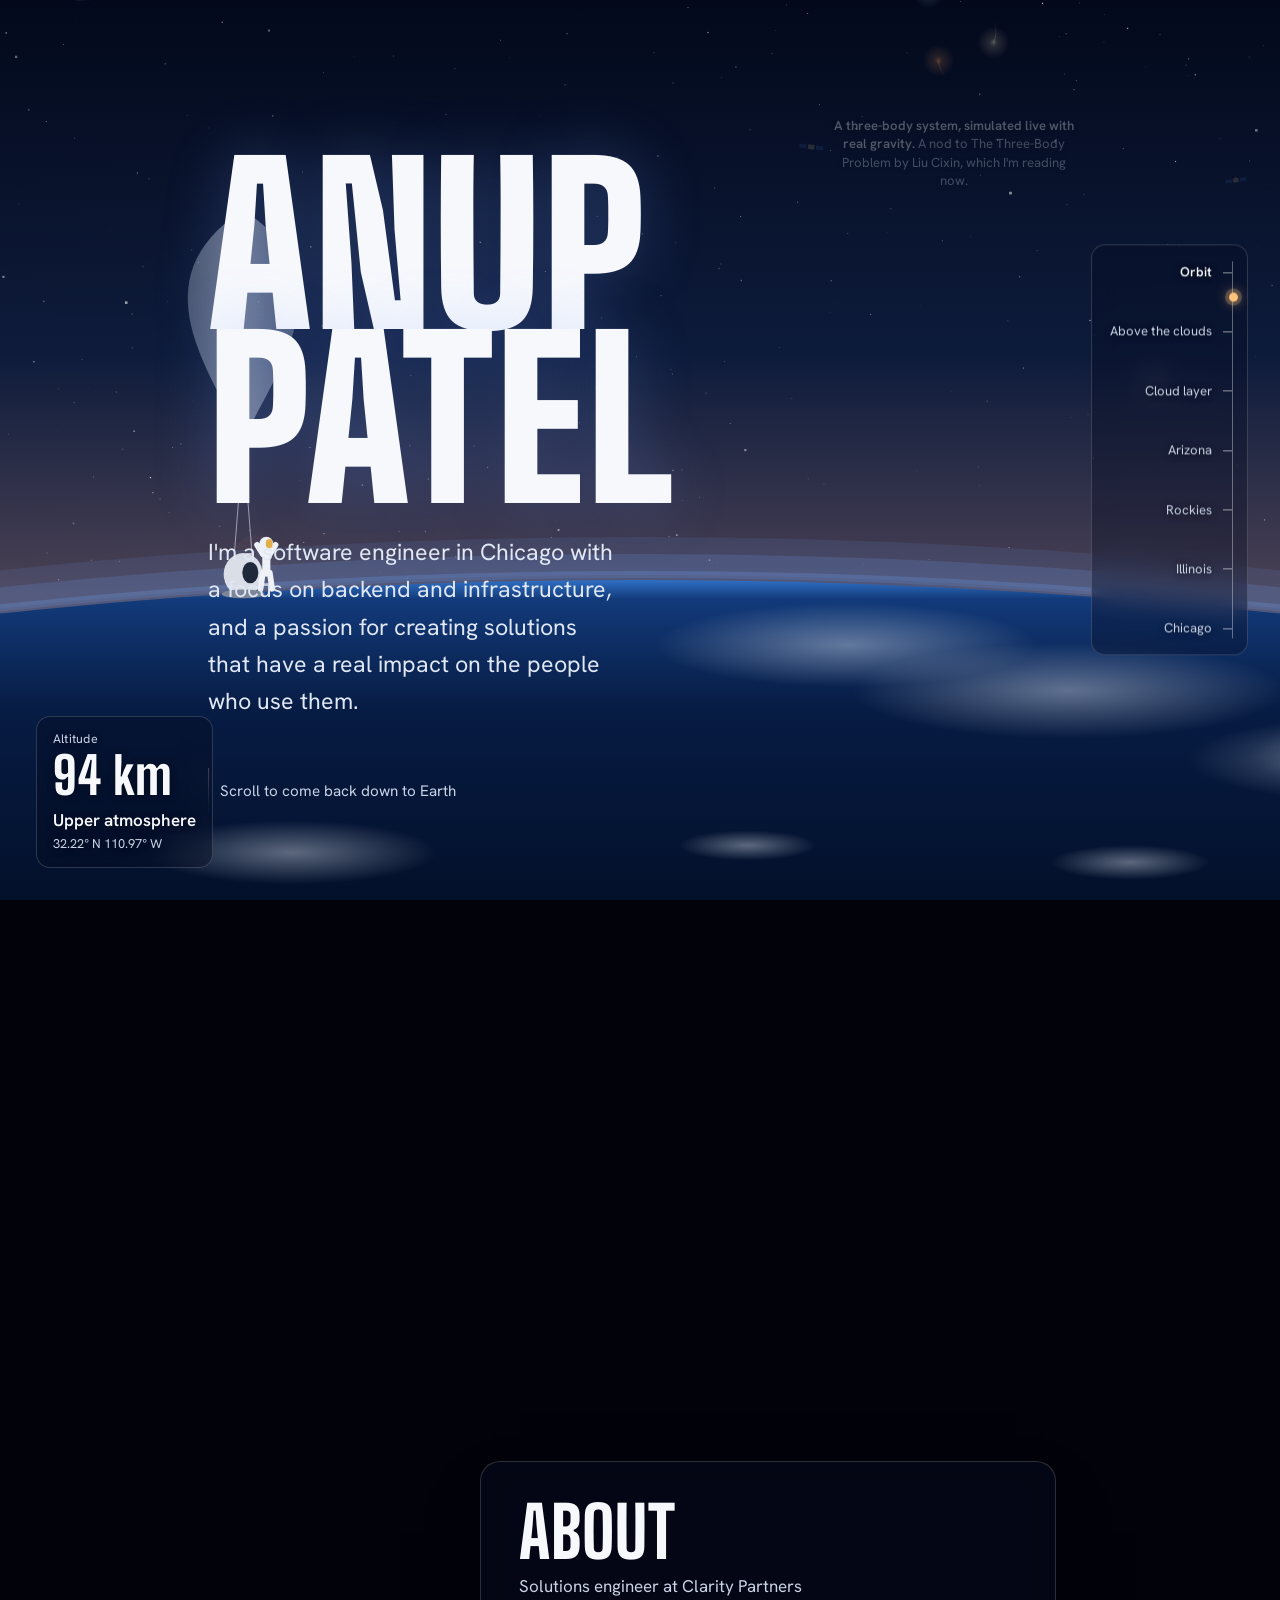
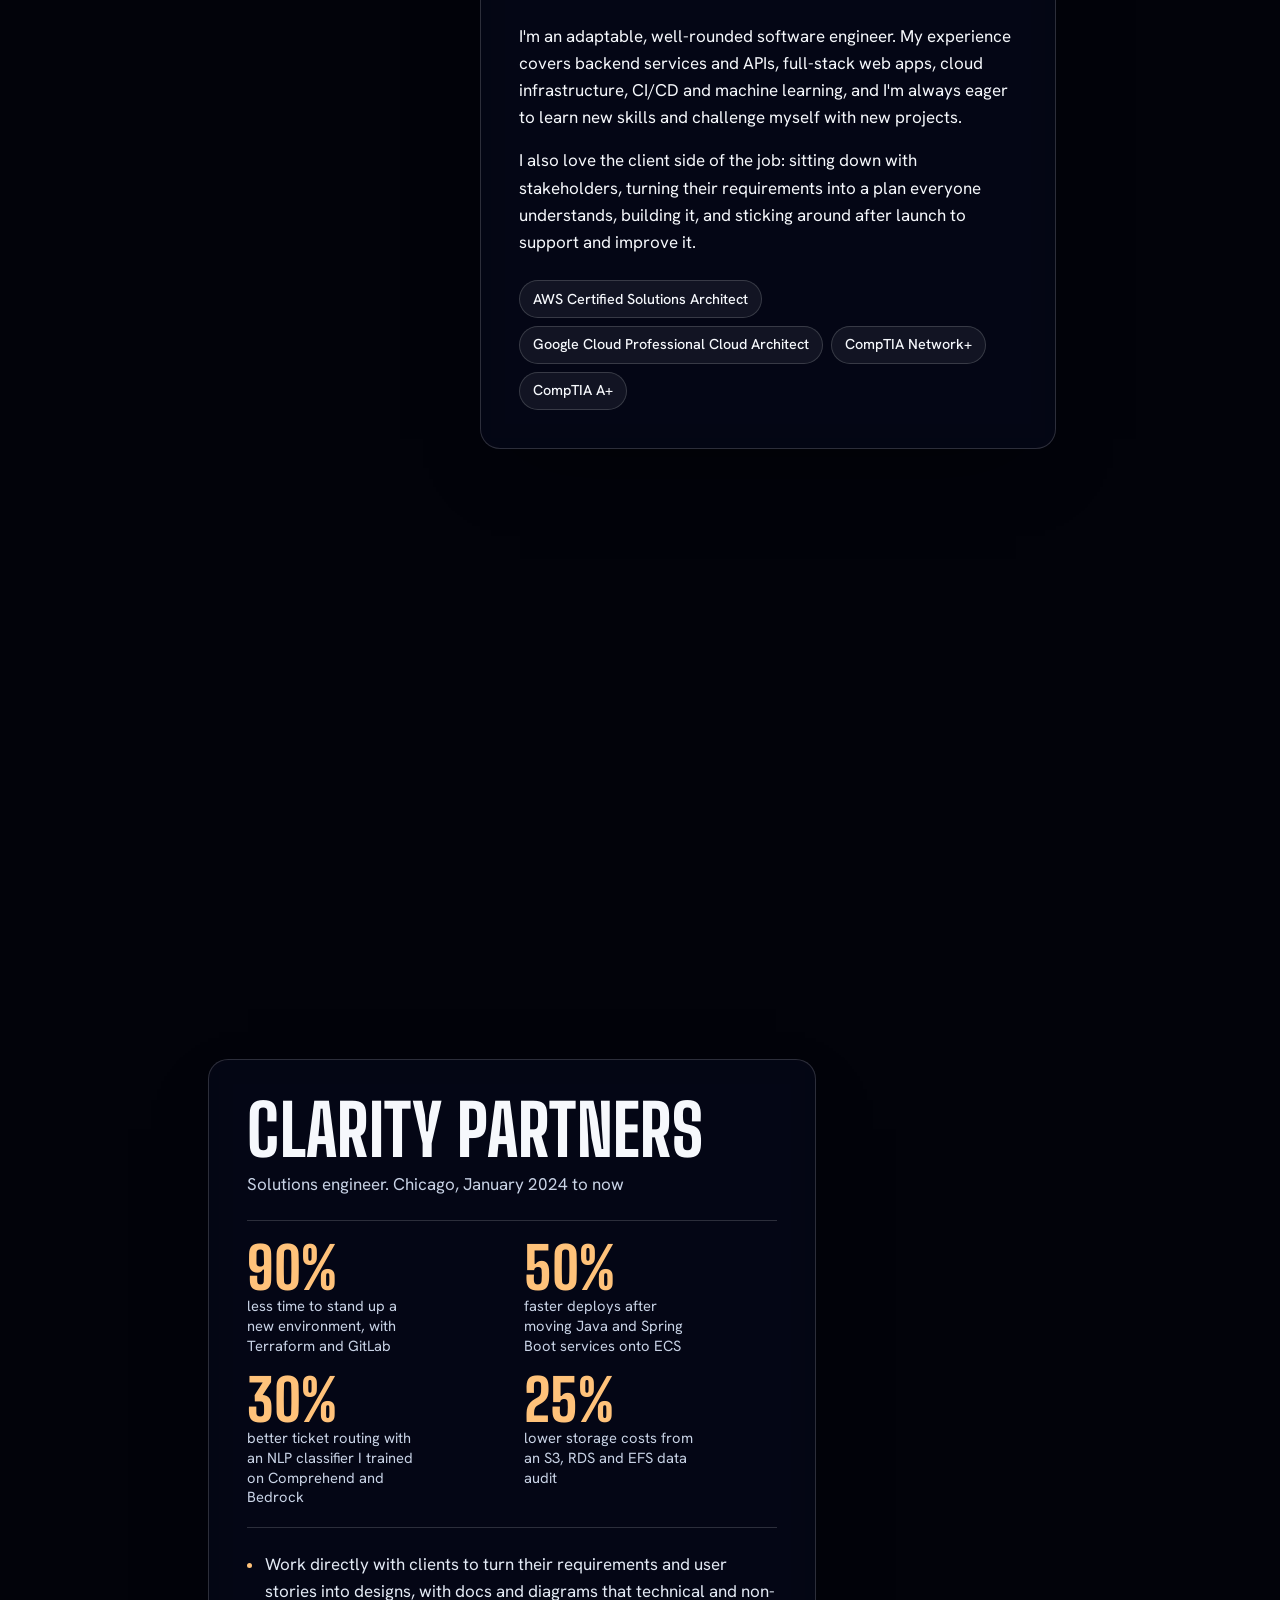
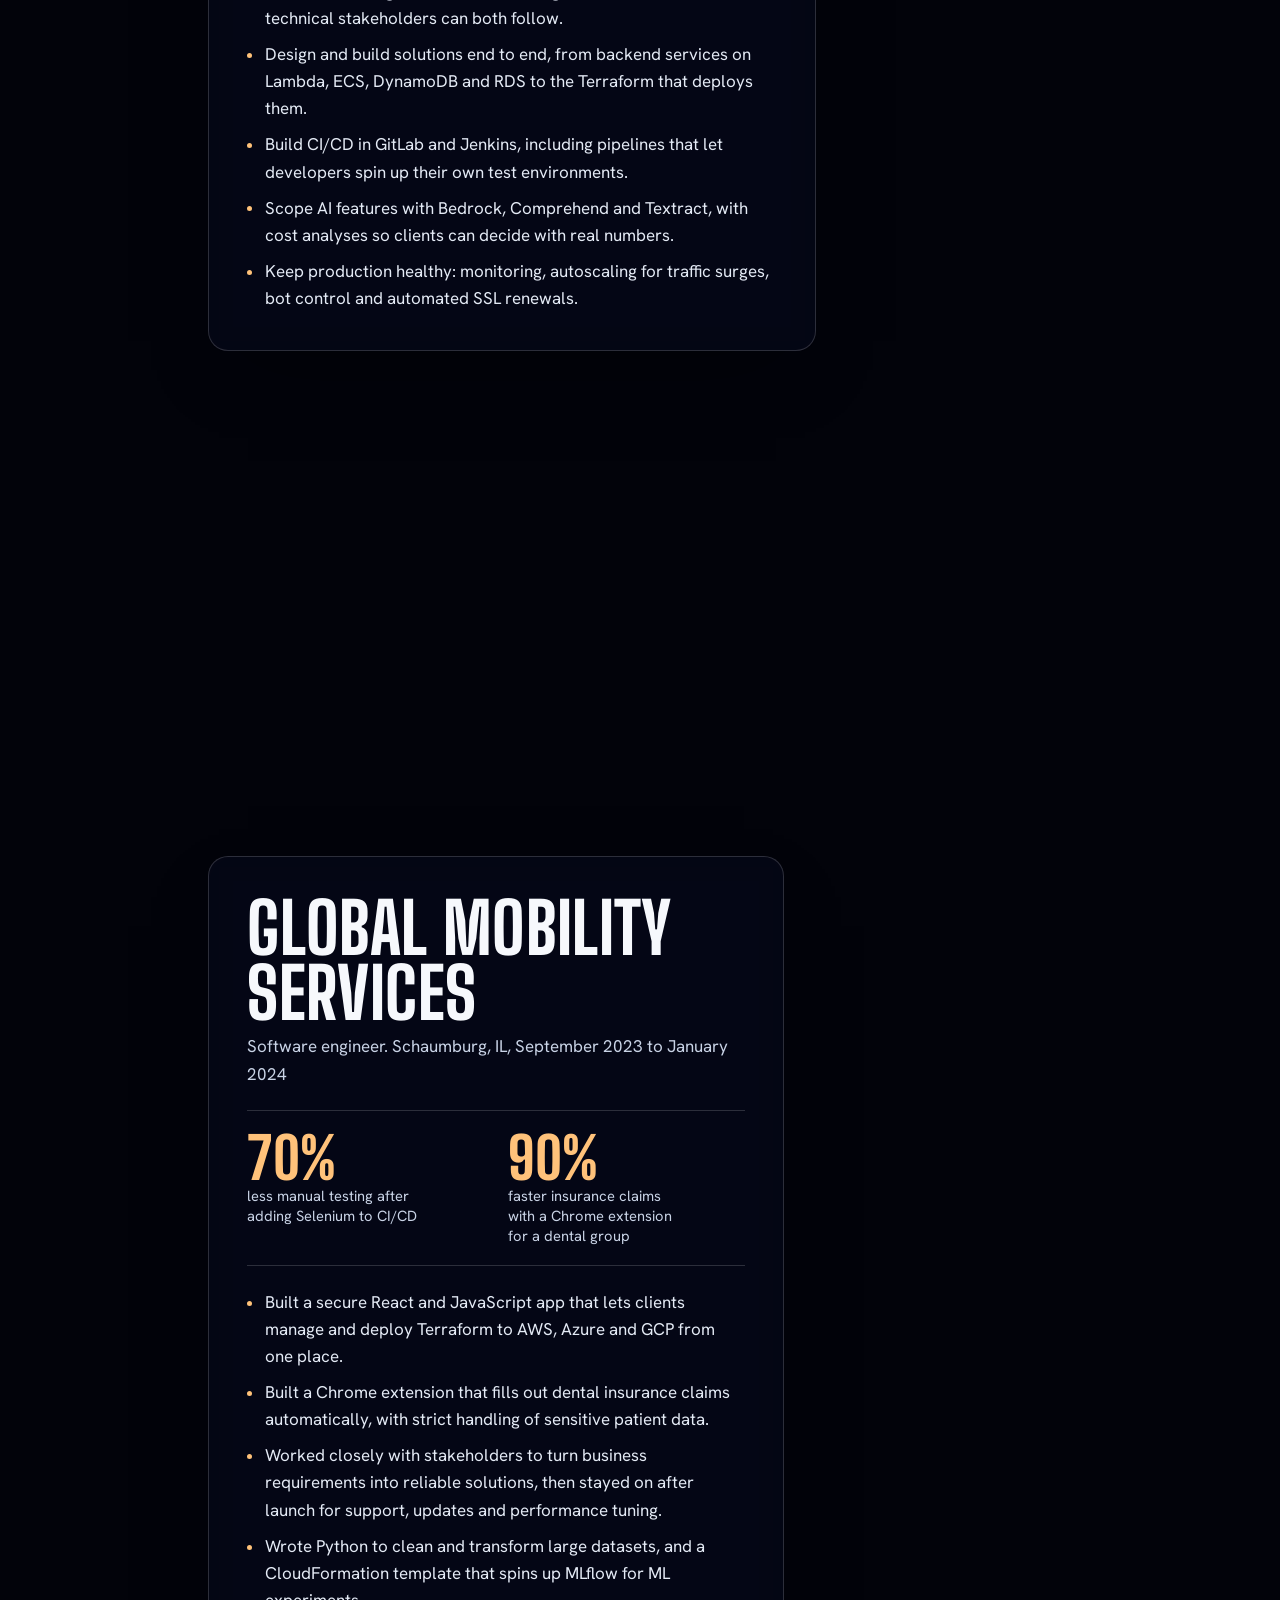
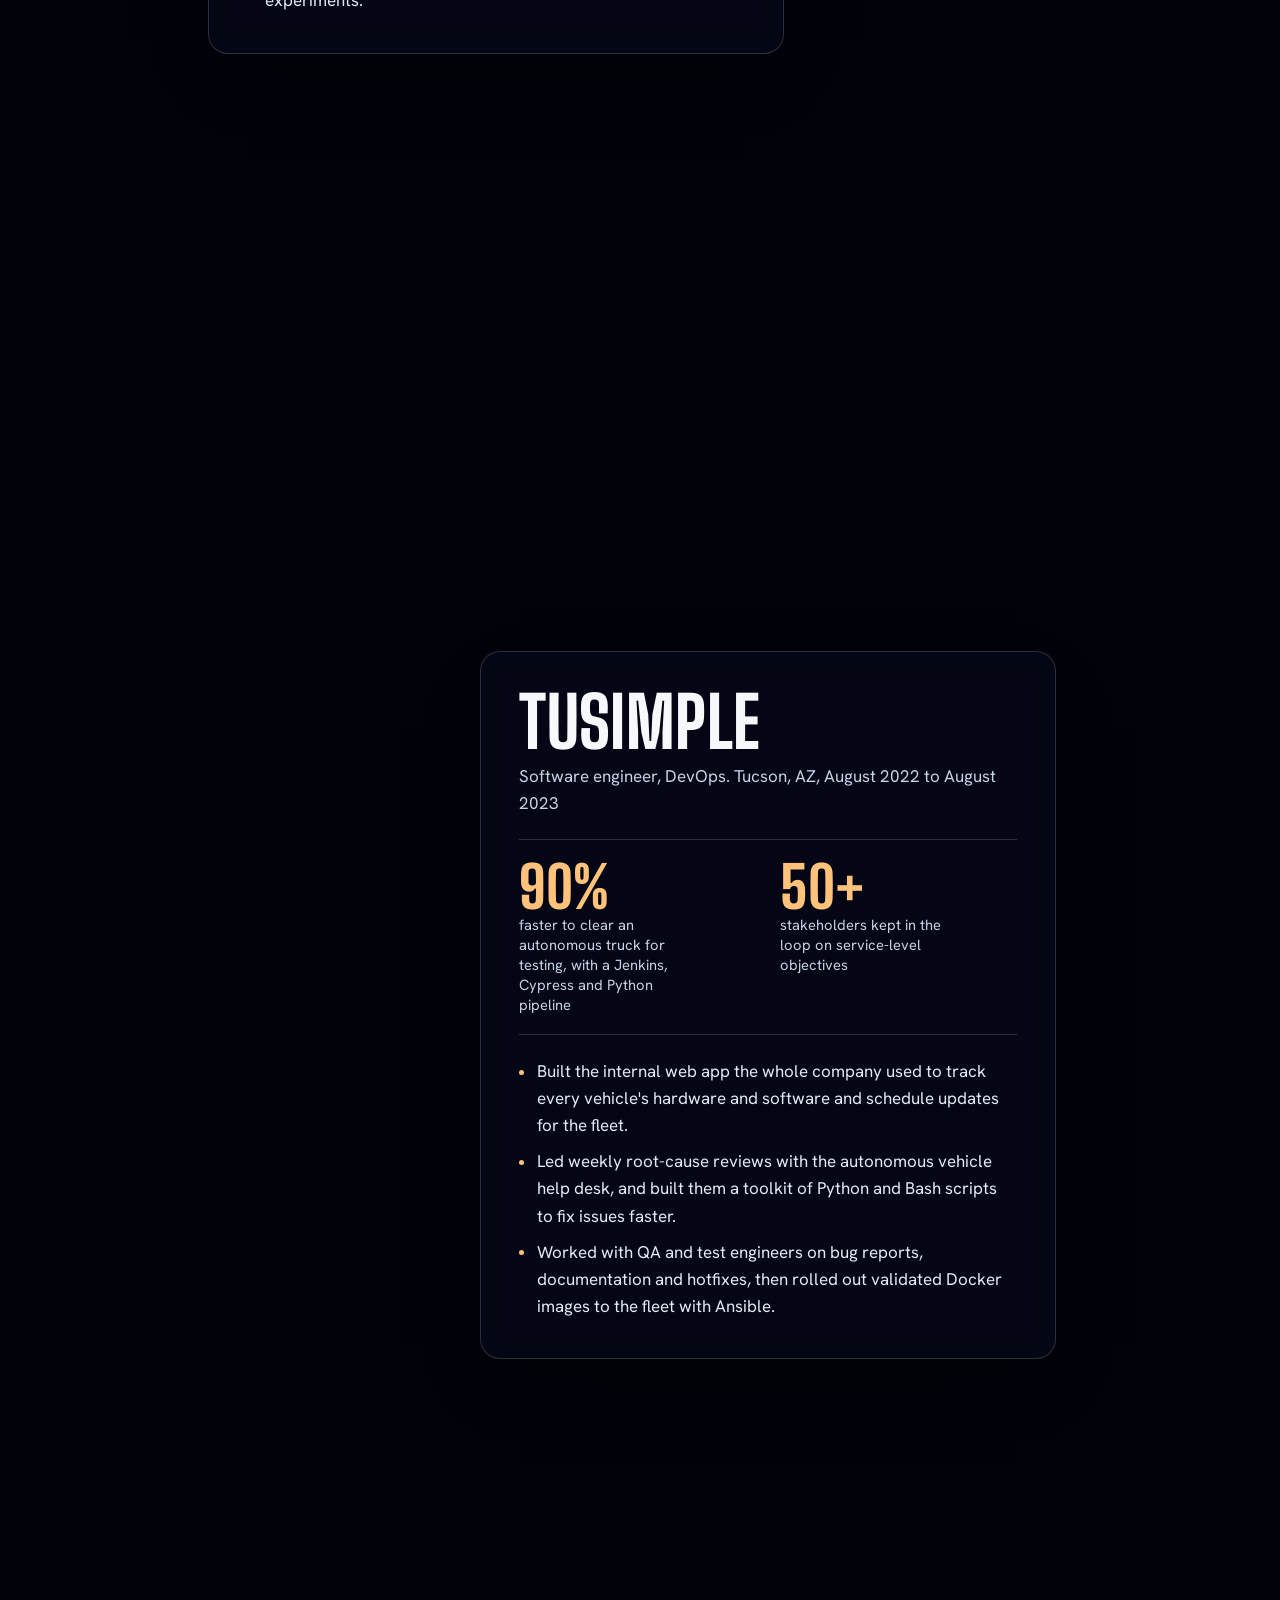
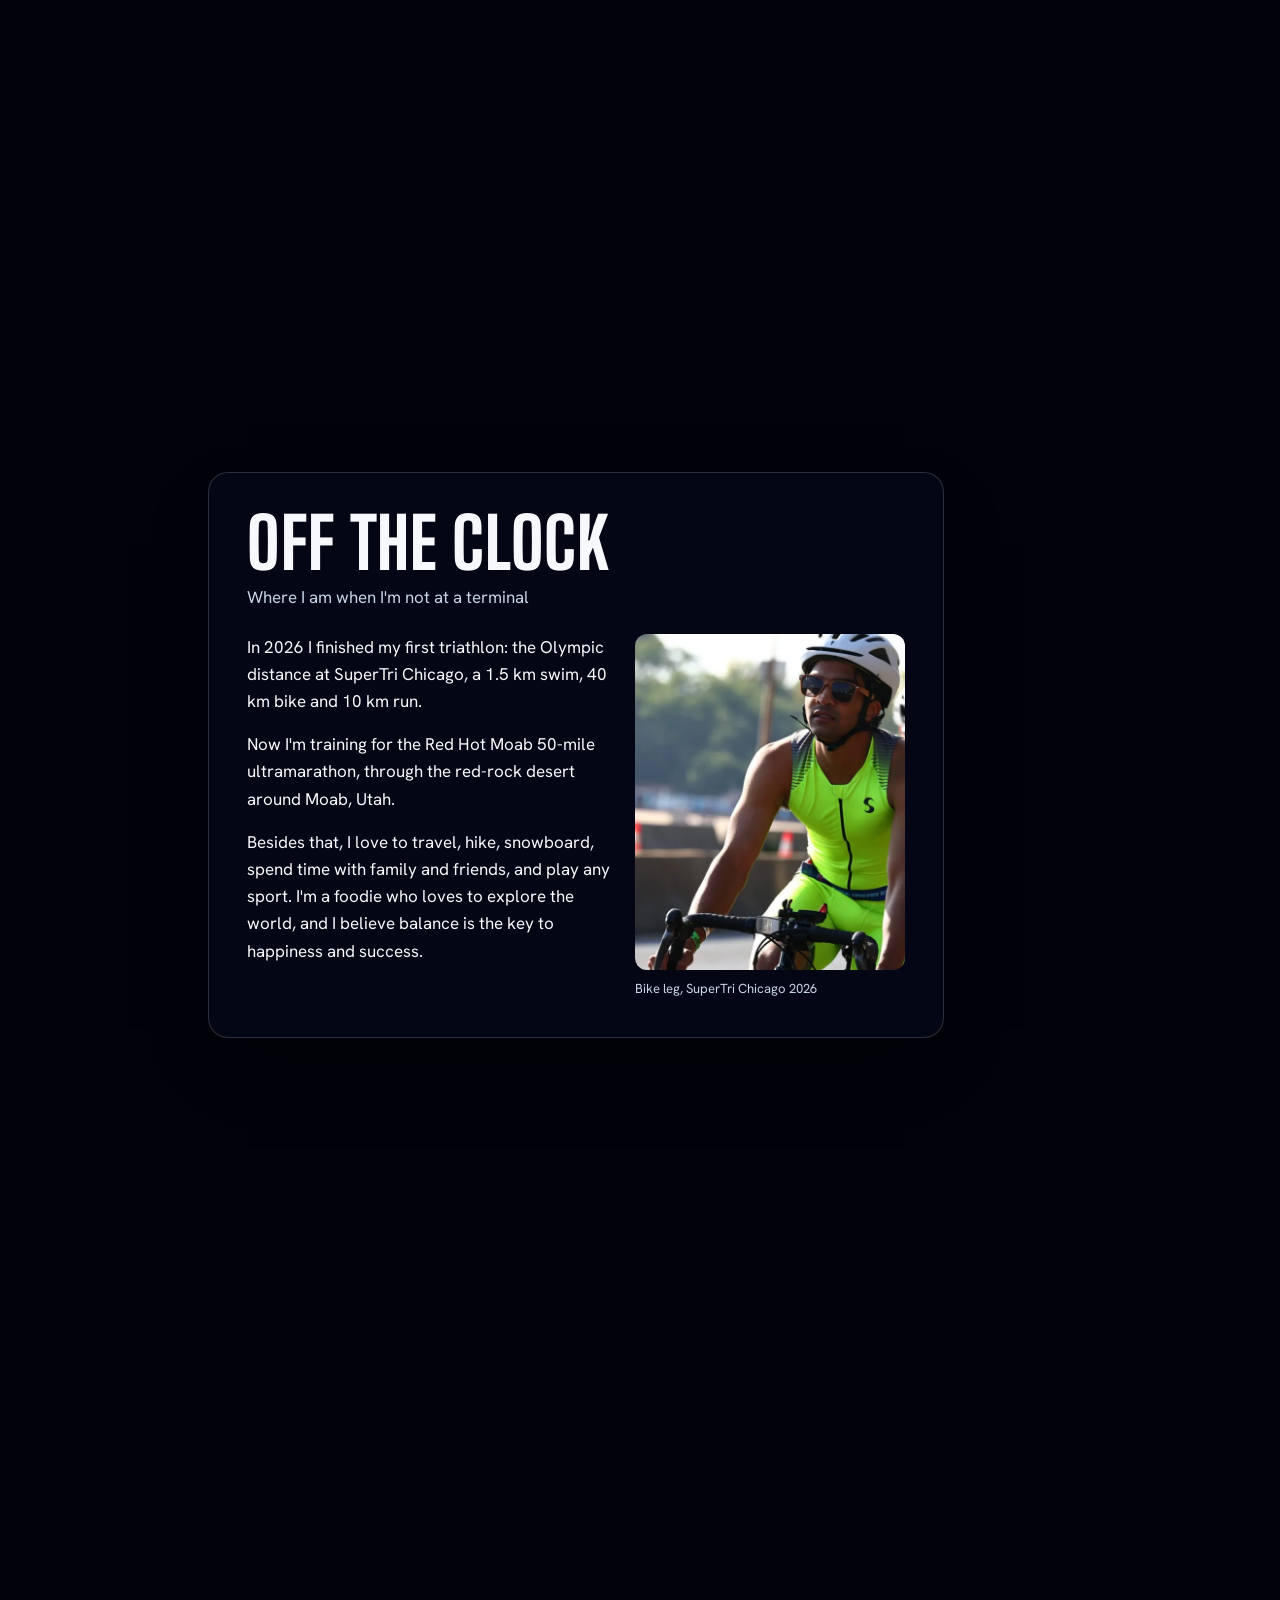
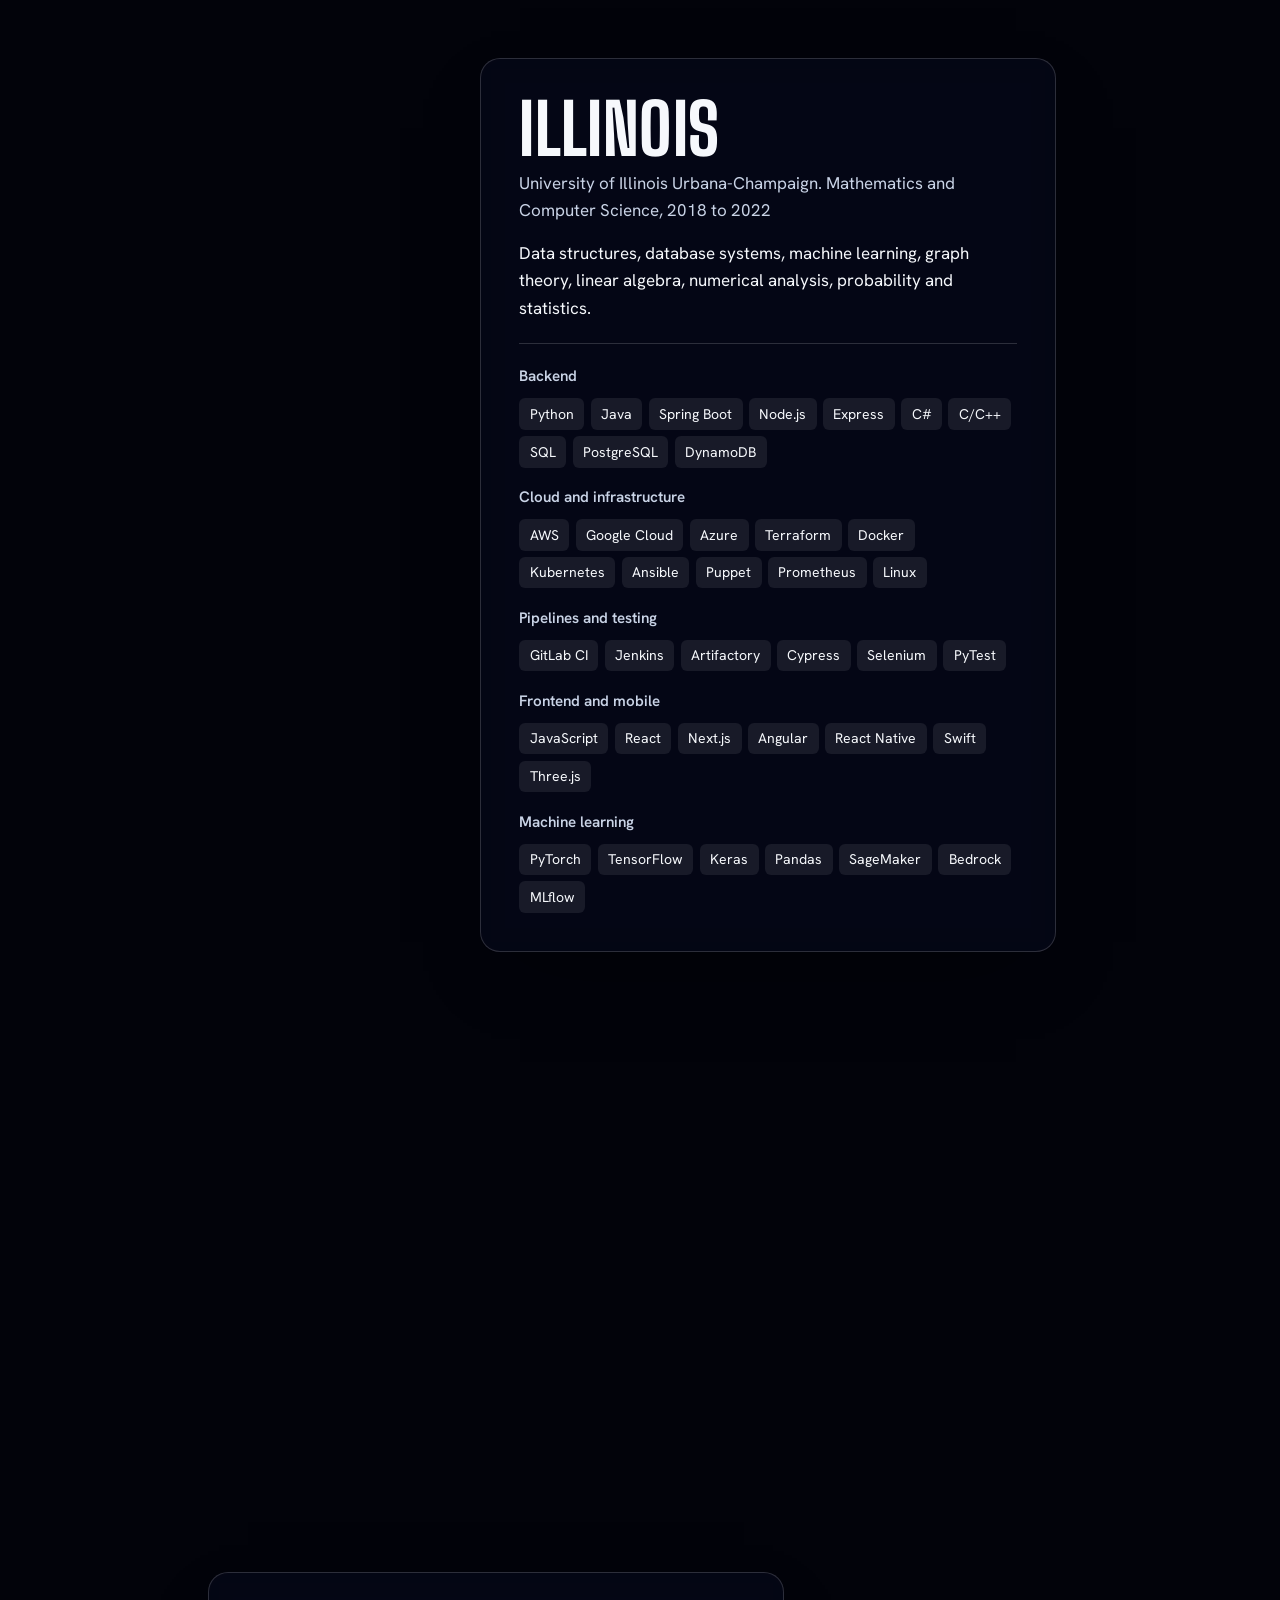
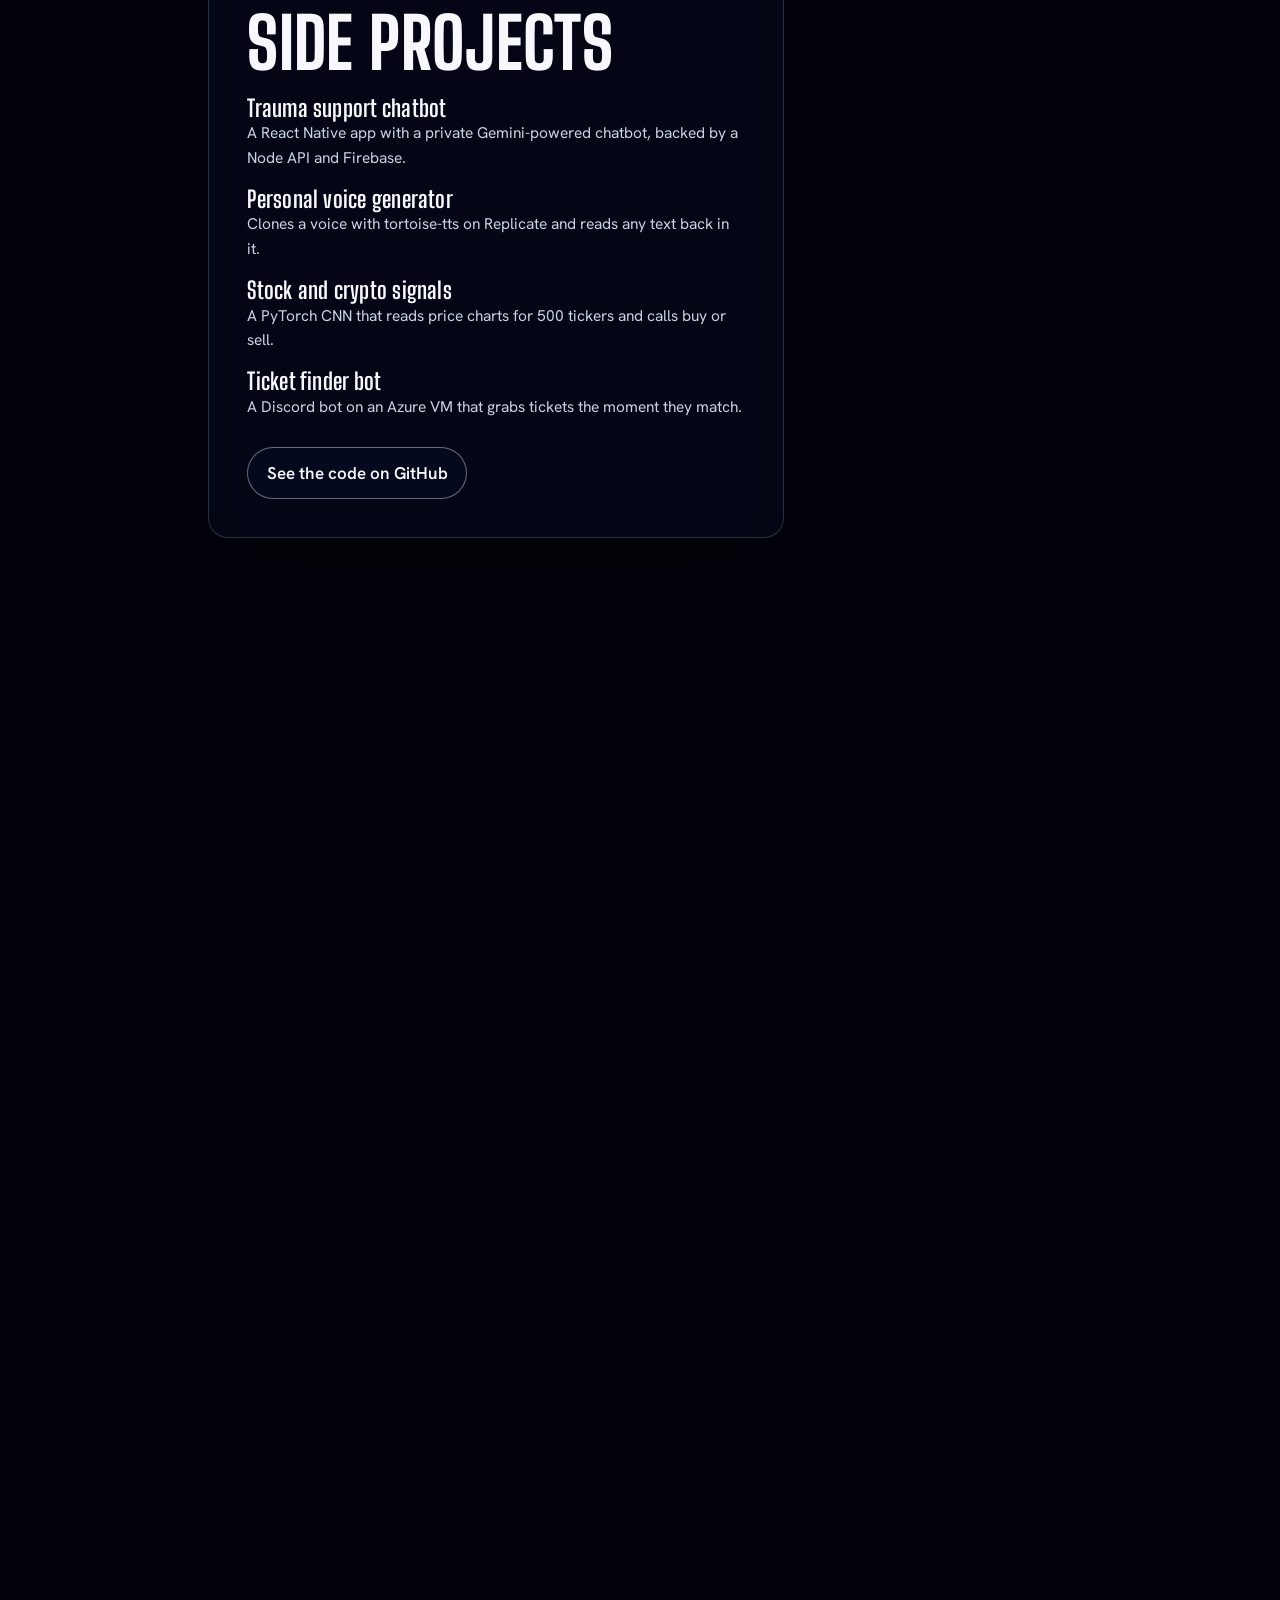
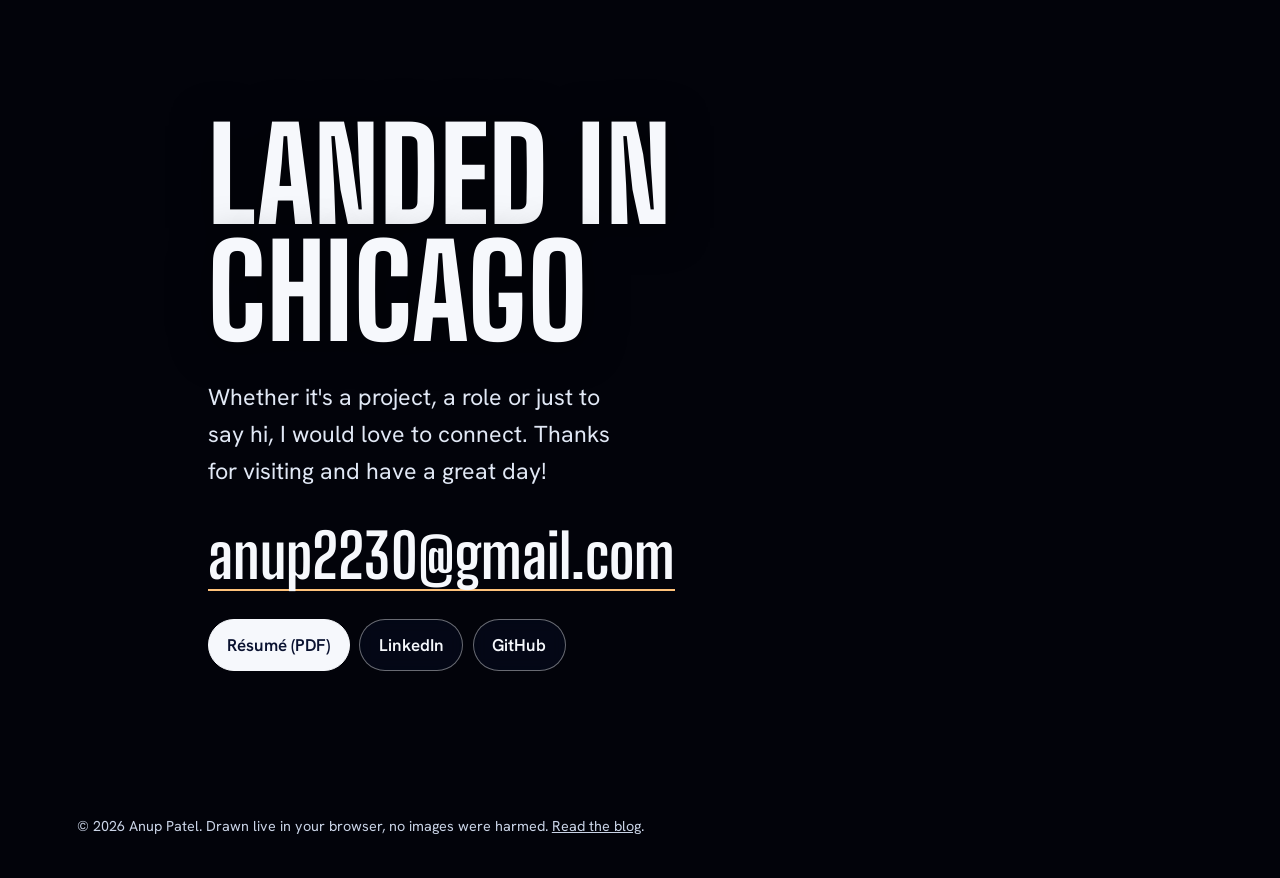
<file: index.html>
<!DOCTYPE html>
<html lang="en">
<head>
<meta charset="utf-8">
<meta name="viewport" content="width=device-width, initial-scale=1">
<title>Anup Patel</title>
<meta name="description" content="Anup Patel is a software engineer in Chicago with a focus on backend and infrastructure, building and supporting custom software for clients.">
<link rel="preconnect" href="https://fonts.googleapis.com">
<link rel="preconnect" href="https://fonts.gstatic.com" crossorigin>
<link href="https://fonts.googleapis.com/css2?family=Big+Shoulders+Display:wght@500;700;800;900&family=Hanken+Grotesk:wght@400;500;600;700&display=swap" rel="stylesheet">
<style>
:root{
  --white:#F6F8FC; --soft:#C9D3E6; --glass:rgba(7,13,34,.46); --edge:rgba(255,255,255,.16);
  --sun:#FFC27A; --signal:#FF5A4E;
  --display:'Big Shoulders Display',Impact,sans-serif;
  --body:'Hanken Grotesk',system-ui,sans-serif;
}
*{box-sizing:border-box;margin:0;padding:0}
html{scroll-behavior:smooth;background:#02030a}
body{font-family:var(--body);color:var(--white);font-size:1.0625rem;line-height:1.6;-webkit-font-smoothing:antialiased;overflow-x:hidden}
a{color:inherit}
:focus-visible{outline:2px solid var(--sun);outline-offset:3px;border-radius:4px}
#sky{position:fixed;inset:0;width:100%;height:100lvh;display:block;z-index:0}

/* ---------- HUD: altitude + position ---------- */
.bh-link{position:fixed;left:0;top:0;z-index:4;width:84px;height:84px;margin:-42px 0 0 -42px;border-radius:50%;opacity:0;pointer-events:none;cursor:pointer}
.bh-link.live{pointer-events:auto}
.bh-link span{position:absolute;left:50%;top:100%;transform:translate(-50%,4px);white-space:nowrap;font-size:.8rem;font-weight:600;color:var(--white);
  background:rgba(7,13,34,.7);border:1px solid var(--edge);padding:.2rem .55rem;border-radius:999px;opacity:0;transition:opacity .2s}
.bh-link:hover span,.bh-link:focus-visible span{opacity:1}
.bh-link.live{opacity:1}
.bh-fall{position:fixed;inset:0;z-index:100;pointer-events:none;background:radial-gradient(circle at var(--x) var(--y),#000 0,#000 var(--r),rgba(0,0,0,0) calc(var(--r) * 1.6));--r:0px}
.tri-label{
  position:fixed;left:0;top:0;z-index:3;max-width:15rem;text-align:center;font-size:.82rem;line-height:1.4;color:var(--soft);
  pointer-events:none;opacity:0;transition:opacity .4s;text-shadow:0 1px 6px rgba(0,0,0,.6)
}
.jump-label{text-align:left}
.tri-label b{color:var(--white);font-weight:600}
.hud{
  background:rgba(7,13,34,.42);border:1px solid var(--edge);border-radius:14px;padding:.8rem 1rem;backdrop-filter:blur(12px);-webkit-backdrop-filter:blur(12px);
  position:fixed;left:clamp(1rem,3vw,2.25rem);bottom:clamp(1rem,3vw,2rem);z-index:5;
  font-variant-numeric:tabular-nums;text-shadow:0 1px 8px rgba(0,0,0,.45);pointer-events:none
}
.hud__label{font-size:.78rem;color:var(--soft);letter-spacing:.02em}
.hud__alt{font-family:var(--display);font-weight:800;font-size:clamp(2.2rem,4vw,3.2rem);line-height:1}
.hud__where{font-weight:600;margin-top:.35rem}
.hud__sea{font-size:.8rem;color:var(--sun)}
.hud__coords{font-size:.8rem;color:var(--soft)}

/* ---------- gauge: section nav ---------- */
.gauge{position:fixed;right:clamp(1rem,2.5vw,2rem);top:50%;transform:translateY(-50%);z-index:5;background:rgba(7,13,34,.36);border:1px solid var(--edge);border-radius:14px;padding:1rem .9rem 1rem 1.1rem;backdrop-filter:blur(12px);-webkit-backdrop-filter:blur(12px)}
.gauge ol{list-style:none;position:relative;display:flex;flex-direction:column;gap:2.4rem;padding-right:1.25rem;border-right:1px solid rgba(255,255,255,.35)}
.gauge a{display:block;text-align:right;font-size:.82rem;text-decoration:none;color:var(--soft);text-shadow:0 1px 6px rgba(0,0,0,.5);position:relative;transition:color .3s}
.gauge a::after{content:"";position:absolute;right:-1.25rem;top:50%;width:.55rem;height:1px;background:rgba(255,255,255,.55)}
.gauge a.on{color:var(--white);font-weight:600}
.gauge__dot{position:absolute;right:calc(.9rem - 5px);top:1rem;width:9px;height:9px;border-radius:50%;background:var(--sun);box-shadow:0 0 0 4px rgba(255,194,122,.25),0 0 14px var(--sun)}

/* ---------- content ---------- */
main{position:relative;z-index:2}
.stop{min-height:150vh;display:flex;align-items:center;padding:12vh 14rem 12vh 13rem}
.stop--right{justify-content:flex-end}
.panel{
  width:min(36rem,100%);background:var(--glass);border:1px solid var(--edge);border-radius:20px;
  padding:clamp(1.4rem,3.5vw,2.4rem);backdrop-filter:blur(16px) saturate(1.25);-webkit-backdrop-filter:blur(16px) saturate(1.25);
  box-shadow:0 30px 80px -40px rgba(0,0,0,.6)
}
.panel--wide{width:min(46rem,100%)}
.panel--clarity{width:min(38rem,100%)}
h2{font-family:var(--display);font-weight:800;font-size:clamp(2.6rem,6vw,4.4rem);line-height:.92;letter-spacing:.005em;text-transform:uppercase}
.meta{color:var(--soft);margin:.5rem 0 1.4rem}
.panel p+p{margin-top:1rem}
.panel ul{list-style:none;display:grid;gap:.55rem;margin-top:1.4rem}
.panel li{position:relative;padding-left:1.1rem;color:#E4EAF5}
.panel li::before{content:"";position:absolute;left:0;top:.7em;width:5px;height:5px;border-radius:50%;background:var(--sun)}
.stats{display:grid;grid-template-columns:repeat(2,1fr);gap:1.1rem 1.5rem;padding:1.25rem 0;border-block:1px solid var(--edge)}
.stat b{display:block;font-family:var(--display);font-weight:800;font-size:clamp(2.6rem,5vw,3.6rem);line-height:.95;color:var(--sun)}
.stat span{font-size:.92rem;color:var(--soft);line-height:1.35;display:block;max-width:22ch}

/* hero */
.hero{min-height:120vh;flex-direction:column;justify-content:center;align-items:flex-start;padding-top:0}
.name{font-family:var(--display);font-weight:900;text-transform:uppercase;font-size:clamp(5rem,17vw,15.5rem);line-height:.8;letter-spacing:.01em;text-shadow:0 0 60px rgba(120,160,255,.25)}
.lede{font-size:clamp(1.15rem,2vw,1.45rem);max-width:32ch;margin-top:1.75rem;color:#E1E8F5}
.cue{margin-top:3rem;display:flex;align-items:center;gap:.7rem;color:var(--soft);font-size:.95rem}
.cue i{width:1px;height:46px;background:linear-gradient(var(--white),transparent);animation:cue 2.2s ease-in-out infinite}
@keyframes cue{0%{transform:scaleY(.2);transform-origin:top}50%{transform:scaleY(1);transform-origin:top}100%{transform:scaleY(.2);transform-origin:bottom}}

.certs{display:flex;flex-wrap:wrap;gap:.5rem;margin-top:1.5rem}
.certs span{padding:.4rem .8rem;border-radius:999px;border:1px solid var(--edge);background:rgba(255,255,255,.06);font-size:.9rem;font-weight:500}
.chips{display:flex;flex-wrap:wrap;gap:.4rem;margin-top:.6rem}
.chips span{padding:.28rem .65rem;border-radius:6px;background:rgba(255,255,255,.08);font-size:.88rem}
.group+.group{margin-top:1.1rem}
.group h3{font-size:.95rem;font-weight:600;color:var(--soft)}
.edu{padding-bottom:1.3rem;margin-bottom:1.3rem;border-bottom:1px solid var(--edge)}

.life{display:grid;grid-template-columns:1.35fr 1fr;gap:1.5rem;align-items:start}
.life p+p{margin-top:1rem}
.life__photo img{display:block;width:100%;height:auto;aspect-ratio:4/5;object-fit:cover;object-position:50% 20%;border-radius:12px}
.life__photo figcaption{font-size:.82rem;color:var(--soft);margin-top:.45rem}
.projects{display:grid;gap:1rem;margin-top:1.25rem}
.projects h3{font-family:var(--display);font-weight:700;font-size:1.45rem;line-height:1.1;letter-spacing:.01em}
.projects p{color:var(--soft);font-size:.97rem}

/* landing */
.land{flex-direction:column;justify-content:flex-end;align-items:flex-start;min-height:165vh;padding-bottom:16vh}
.land h2{font-size:clamp(3.4rem,10vw,8.5rem);text-shadow:0 4px 40px rgba(0,0,0,.5)}
.tonight{display:flex;align-items:center;gap:.5rem;margin-top:1rem;color:var(--soft);font-size:.92rem}
.tonight i{width:10px;height:10px;border-radius:50%;flex:none;background:var(--c);box-shadow:0 0 10px var(--c)}
.mail{display:inline-block;font-family:var(--display);font-weight:700;font-size:clamp(1.9rem,5vw,3.8rem);text-decoration:none;margin-top:1rem;border-bottom:2px solid var(--sun);line-height:1.1}
.links{display:flex;flex-wrap:wrap;gap:.6rem;margin-top:1.75rem}
.btn{padding:.7rem 1.15rem;border-radius:999px;text-decoration:none;font-weight:600;border:1px solid rgba(255,255,255,.4);background:rgba(7,13,34,.5);backdrop-filter:blur(8px);-webkit-backdrop-filter:blur(8px)}
.btn:hover{background:rgba(255,255,255,.14)}
.btn--solid{background:var(--white);color:#0A1230;border-color:var(--white)}
.btn--solid:hover{background:#fff}
footer{position:relative;z-index:2;padding:0 clamp(1.25rem,6vw,7rem) 2.5rem;color:var(--soft);font-size:.9rem}

@media (max-width:1180px) and (min-width:901px){
  .stop{padding-inline:12rem 12.5rem}
  .hud__coords{display:none}
}
@media (max-width:900px){
  .gauge{display:none}
  .stop,.stop--right{justify-content:flex-start;padding-inline:1.1rem}
  .hud{padding:.5rem .7rem}
  .hud{left:.75rem;right:auto;bottom:.75rem;display:flex;align-items:baseline;gap:.6rem}
  .hud__label{display:none}
  .hud__alt{font-size:1.4rem}
  .hud__where{margin:0;font-size:.85rem}
  .hud__coords{display:none}
}
@media (max-width:640px){ .life{grid-template-columns:1fr} .life__photo{max-width:320px} }
@media (max-width:480px){ .stats{grid-template-columns:1fr} }
@media (prefers-reduced-motion:reduce){ html{scroll-behavior:auto} .cue i{animation:none} }
</style>
</head>
<body>
<canvas id="sky" aria-hidden="true"></canvas>

<a class="bh-link" id="bhLink" href="blog.html" aria-label="Blog"><span>Fall into the blog</span></a>
<p class="tri-label jump-label" id="jumpLabel"><b>39 km.</b> An ode to Felix Baumgartner, who jumped from a balloon at this altitude in 2012 and broke the sound barrier in freefall.</p>
<p class="tri-label" id="triLabel"><b>A three-body system, simulated live with real gravity.</b> A nod to The Three-Body Problem by Liu Cixin, which I'm reading now.</p>

<div class="hud" aria-hidden="true">
  <div class="hud__label">Altitude</div>
  <div class="hud__alt" id="alt">408 km</div>
  <div class="hud__where" id="where">Low Earth orbit</div>
  <div class="hud__sea" id="sea" hidden>181 m (595 ft) above sea level</div>
  <div class="hud__coords" id="coords">32.22° N 110.97° W</div>
</div>

<nav class="gauge" aria-label="Sections">
  <ol>
    <li><a href="#orbit">Orbit</a></li>
    <li><a href="#clarity">Above the clouds</a></li>
    <li><a href="#gms">Cloud layer</a></li>
    <li><a href="#tusimple">Arizona</a></li>
    <li><a href="#offclock">Rockies</a></li>
    <li><a href="#illinois">Illinois</a></li>
    <li><a href="#chicago">Chicago</a></li>
  </ol>
  <span class="gauge__dot" id="dot"></span>
</nav>

<main>
  <section class="stop hero" id="orbit" data-p="0.02">
    <h1 class="name">Anup<br>Patel</h1>
    <p class="lede">I'm a software engineer in Chicago with a focus on backend and infrastructure, and a passion for creating solutions that have a real impact on the people who use them.</p>
    <p class="cue"><i></i>Scroll to come back down to Earth</p>
  </section>

  <section class="stop stop--right" id="about" data-p="0.17">
    <div class="panel">
      <h2>About</h2>
      <p class="meta">Solutions engineer at Clarity Partners</p>
      <p>I'm an adaptable, well-rounded software engineer. My experience covers backend services and APIs, full-stack web apps, cloud infrastructure, CI/CD and machine learning, and I'm always eager to learn new skills and challenge myself with new projects.</p>
      <p>I also love the client side of the job: sitting down with stakeholders, turning their requirements into a plan everyone understands, building it, and sticking around after launch to support and improve it.</p>
      <div class="certs" aria-label="Certifications">
        <span>AWS Certified Solutions Architect</span>
        <span>Google Cloud Professional Cloud Architect</span>
        <span>CompTIA Network+</span>
        <span>CompTIA A+</span>
      </div>
    </div>
  </section>

  <section class="stop" id="clarity" data-p="0.32">
    <div class="panel panel--clarity">
      <h2>Clarity Partners</h2>
      <p class="meta">Solutions engineer. Chicago, January 2024 to now</p>
      <div class="stats">
        <div class="stat"><b>90%</b><span>less time to stand up a new environment, with Terraform and GitLab</span></div>
        <div class="stat"><b>50%</b><span>faster deploys after moving Java and Spring Boot services onto ECS</span></div>
        <div class="stat"><b>30%</b><span>better ticket routing with an NLP classifier I trained on Comprehend and Bedrock</span></div>
        <div class="stat"><b>25%</b><span>lower storage costs from an S3, RDS and EFS data audit</span></div>
      </div>
      <ul>
        <li>Work directly with clients to turn their requirements and user stories into designs, with docs and diagrams that technical and non-technical stakeholders can both follow.</li>
        <li>Design and build solutions end to end, from backend services on Lambda, ECS, DynamoDB and RDS to the Terraform that deploys them.</li>
        <li>Build CI/CD in GitLab and Jenkins, including pipelines that let developers spin up their own test environments.</li>
        <li>Scope AI features with Bedrock, Comprehend and Textract, with cost analyses so clients can decide with real numbers.</li>
        <li>Keep production healthy: monitoring, autoscaling for traffic surges, bot control and automated SSL renewals.</li>
      </ul>
    </div>
  </section>

  <section class="stop" id="gms" data-p="0.47">
    <div class="panel">
      <h2>Global Mobility Services</h2>
      <p class="meta">Software engineer. Schaumburg, IL, September 2023 to January 2024</p>
      <div class="stats">
        <div class="stat"><b>70%</b><span>less manual testing after adding Selenium to CI/CD</span></div>
        <div class="stat"><b>90%</b><span>faster insurance claims with a Chrome extension for a dental group</span></div>
      </div>
      <ul>
        <li>Built a secure React and JavaScript app that lets clients manage and deploy Terraform to AWS, Azure and GCP from one place.</li>
        <li>Built a Chrome extension that fills out dental insurance claims automatically, with strict handling of sensitive patient data.</li>
        <li>Worked closely with stakeholders to turn business requirements into reliable solutions, then stayed on after launch for support, updates and performance tuning.</li>
        <li>Wrote Python to clean and transform large datasets, and a CloudFormation template that spins up MLflow for ML experiments.</li>
      </ul>
    </div>
  </section>

  <section class="stop stop--right" id="tusimple" data-p="0.62">
    <div class="panel">
      <h2>TuSimple</h2>
      <p class="meta">Software engineer, DevOps. Tucson, AZ, August 2022 to August 2023</p>
      <div class="stats">
        <div class="stat"><b>90%</b><span>faster to clear an autonomous truck for testing, with a Jenkins, Cypress and Python pipeline</span></div>
        <div class="stat"><b>50+</b><span>stakeholders kept in the loop on service-level objectives</span></div>
      </div>
      <ul>
        <li>Built the internal web app the whole company used to track every vehicle's hardware and software and schedule updates for the fleet.</li>
        <li>Led weekly root-cause reviews with the autonomous vehicle help desk, and built them a toolkit of Python and Bash scripts to fix issues faster.</li>
        <li>Worked with QA and test engineers on bug reports, documentation and hotfixes, then rolled out validated Docker images to the fleet with Ansible.</li>
      </ul>
    </div>
  </section>

  <section class="stop" id="offclock" data-p="0.72">
    <div class="panel panel--wide">
      <h2>Off the clock</h2>
      <p class="meta">Where I am when I'm not at a terminal</p>
      <div class="life">
        <div>
          <p>In 2026 I finished my first triathlon: the Olympic distance at SuperTri Chicago, a 1.5 km swim, 40 km bike and 10 km run.</p>
          <p>Now I'm training for the Red Hot Moab 50-mile ultramarathon, through the red-rock desert around Moab, Utah.</p>
          <p>Besides that, I love to travel, hike, snowboard, spend time with family and friends, and play any sport. I'm a foodie who loves to explore the world, and I believe balance is the key to happiness and success.</p>
        </div>
        <figure class="life__photo">
          <img src="assets/img/triathlon-2026.webp" alt="Anup on his road bike in a neon yellow tri suit during SuperTri Chicago" width="556" height="1000" loading="lazy">
          <figcaption>Bike leg, SuperTri Chicago 2026</figcaption>
        </figure>
      </div>
    </div>
  </section>

  <section class="stop stop--right" id="illinois" data-p="0.83">
    <div class="panel">
      <div class="edu">
        <h2>Illinois</h2>
        <p class="meta" style="margin-bottom:.6rem">University of Illinois Urbana-Champaign. Mathematics and Computer Science, 2018 to 2022</p>
        <p>Data structures, database systems, machine learning, graph theory, linear algebra, numerical analysis, probability and statistics.</p>
      </div>
      <div class="group"><h3>Backend</h3><div class="chips"><span>Python</span><span>Java</span><span>Spring Boot</span><span>Node.js</span><span>Express</span><span>C#</span><span>C/C++</span><span>SQL</span><span>PostgreSQL</span><span>DynamoDB</span></div></div>
      <div class="group"><h3>Cloud and infrastructure</h3><div class="chips"><span>AWS</span><span>Google Cloud</span><span>Azure</span><span>Terraform</span><span>Docker</span><span>Kubernetes</span><span>Ansible</span><span>Puppet</span><span>Prometheus</span><span>Linux</span></div></div>
      <div class="group"><h3>Pipelines and testing</h3><div class="chips"><span>GitLab CI</span><span>Jenkins</span><span>Artifactory</span><span>Cypress</span><span>Selenium</span><span>PyTest</span></div></div>
      <div class="group"><h3>Frontend and mobile</h3><div class="chips"><span>JavaScript</span><span>React</span><span>Next.js</span><span>Angular</span><span>React Native</span><span>Swift</span><span>Three.js</span></div></div>
      <div class="group"><h3>Machine learning</h3><div class="chips"><span>PyTorch</span><span>TensorFlow</span><span>Keras</span><span>Pandas</span><span>SageMaker</span><span>Bedrock</span><span>MLflow</span></div></div>
    </div>
  </section>

  <section class="stop" id="projects" data-p="0.89">
    <div class="panel">
      <h2>Side projects</h2>
      <div class="projects">
        <div><h3>Trauma support chatbot</h3><p>A React Native app with a private Gemini-powered chatbot, backed by a Node API and Firebase.</p></div>
        <div><h3>Personal voice generator</h3><p>Clones a voice with tortoise-tts on Replicate and reads any text back in it.</p></div>
        <div><h3>Stock and crypto signals</h3><p>A PyTorch CNN that reads price charts for 500 tickers and calls buy or sell.</p></div>
        <div><h3>Ticket finder bot</h3><p>A Discord bot on an Azure VM that grabs tickets the moment they match.</p></div>
      </div>
      <div class="links"><a class="btn" href="https://github.com/anup2230">See the code on GitHub</a></div>
    </div>
  </section>

  <section class="stop land" id="chicago" data-p="0.985">
    <h2>Landed in Chicago</h2>
    <p class="lede">Whether it's a project, a role or just to say hi, I would love to connect. Thanks for visiting and have a great day!</p>
    <p class="tonight" id="tonight" hidden></p>
    <a class="mail" href="mailto:anup2230@gmail.com">anup2230@gmail.com</a>
    <div class="links">
      <a class="btn btn--solid" href="https://anup2230.github.io/assets/pdf/Anup_Patel_Resume_2026.pdf">Résumé (PDF)</a>
      <a class="btn" href="https://www.linkedin.com/in/anup-patel2230/">LinkedIn</a>
      <a class="btn" href="https://github.com/anup2230">GitHub</a>
    </div>
  </section>
</main>
<footer>© 2026 Anup Patel. Drawn live in your browser, no images were harmed. <a href="blog.html">Read the blog</a>.</footer>

<script>
(() => {
'use strict';
const reduce = matchMedia('(prefers-reduced-motion: reduce)').matches;
const cv = document.getElementById('sky'), ctx = cv.getContext('2d');
let W = 0, H = 0, DPR = 1;

/* ---------- helpers ---------- */
const clamp = (v, a = 0, b = 1) => v < a ? a : v > b ? b : v;
const lerp = (a, b, t) => a + (b - a) * t;
const smooth = (a, b, x) => { const t = clamp((x - a) / (b - a)); return t * t * (3 - 2 * t); };
function rng(seed) { return () => { seed |= 0; seed = seed + 0x6D2B79F5 | 0; let t = Math.imul(seed ^ seed >>> 15, 1 | seed); t = t + Math.imul(t ^ t >>> 7, 61 | t) ^ t; return ((t ^ t >>> 14) >>> 0) / 4294967296; }; }
const hash = i => { let x = Math.sin(i * 127.1 + 311.7) * 43758.5453; return x - Math.floor(x); };
const vnoise = x => { const i = Math.floor(x), f = x - i, u = f * f * (3 - 2 * f); return lerp(hash(i), hash(i + 1), u); };
const hex = h => [parseInt(h.slice(1, 3), 16), parseInt(h.slice(3, 5), 16), parseInt(h.slice(5, 7), 16)];
const mix = (a, b, t) => a.map((v, i) => v + (b[i] - v) * t);
const css = (c, a = 1) => `rgba(${c[0] | 0},${c[1] | 0},${c[2] | 0},${a})`;
function keyed(frames, p) { // frames: [[p, ...hexes]]
  let i = 0; while (i < frames.length - 2 && p > frames[i + 1][0]) i++;
  const [p0, ...a] = frames[i], [p1, ...b] = frames[i + 1];
  const t = smooth(p0, p1, p);
  return a.map((h, k) => mix(hex(h), hex(b[k]), t));
}
function keyNum(frames, p) {
  let i = 0; while (i < frames.length - 2 && p > frames[i + 1][0]) i++;
  const [p0, a] = frames[i], [p1, b] = frames[i + 1];
  return lerp(a, b, smooth(p0, p1, p));
}

/* ---------- palettes keyed to scene progress ---------- */
const SKY = [ // top, middle, horizon
  [0.00, '#010208', '#03050f', '#081236'],
  [0.10, '#02040e', '#050b1e', '#0d1d4c'],
  [0.21, '#081a40', '#244a8c', '#f4a66e'],
  [0.30, '#1c5bc2', '#5d9ae6', '#d4e8ff'],
  [0.40, '#5d8ed2', '#a6c4e6', '#ebf2fb'],
  [0.50, '#7da5d2', '#b8cfe5', '#e7edf4'],
  [0.60, '#3b74c0', '#8ab4e0', '#ffd6a3'],
  [0.665, '#35599e', '#c48c8f', '#ffb06e'],
  [0.72, '#2a58a8', '#7ea6d9', '#ffd2a2'],
  [0.76, '#2d4f96', '#9b8fb0', '#ffbe8a'],
  [0.80, '#1f2b5a', '#6a5888', '#f08b62'],
  [0.89, '#050919', '#0d1534', '#2a2f5a'],
  [1.00, '#03061a', '#0a1130', '#1f2650'],
];
const LAND = [ // far, mid, near
  [0.55, '#d8a07a', '#ad6443', '#603525'],
  [0.64, '#c9856a', '#8e4f38', '#472a20'],
  [0.672, '#8f9cc0', '#55648a', '#e4ebf6'],
  [0.755, '#8b8fb6', '#515a80', '#dce3f1'],
  [0.815, '#6d6a8e', '#3d4860', '#1d2a25'],
  [0.89, '#232845', '#121830', '#090d1c'],
  [1.00, '#1f2442', '#10162c', '#080b18'],
];

/* ---------- sprites ---------- */
let stars = [], clouds = [], cloudSprites = [];
function makeCloudSprite(seed) {
  const r = rng(seed), c = document.createElement('canvas'); c.width = 420; c.height = 200;
  const g = c.getContext('2d');
  const puffs = 16 + (r() * 10 | 0);
  for (let i = 0; i < puffs; i++) {
    const x = 70 + r() * 280, y = 95 + (r() - .3) * 70 * Math.sin((x - 70) / 280 * Math.PI), rad = 34 + r() * 52;
    const gr = g.createRadialGradient(x, y, 0, x, y, rad);
    gr.addColorStop(0, 'rgba(255,255,255,.95)'); gr.addColorStop(.55, 'rgba(255,255,255,.75)'); gr.addColorStop(1, 'rgba(255,255,255,0)');
    g.fillStyle = gr; g.beginPath(); g.arc(x, y, rad, 0, Math.PI * 2); g.fill();
  }
  g.globalCompositeOperation = 'source-atop';
  const sh = g.createLinearGradient(0, 40, 0, 190);
  sh.addColorStop(0, 'rgba(255,255,255,0)'); sh.addColorStop(1, 'rgba(118,138,170,.55)');
  g.fillStyle = sh; g.fillRect(0, 0, 420, 200);
  return c;
}
function build() {
  const r = rng(7);
  stars = Array.from({length: 420}, () => ({x: r(), y: r(), s: r() < .9 ? r() * 1.1 + .3 : r() * 1.8 + 1, a: .4 + r() * .6, tw: r() * 6}));
  cloudSprites = [1, 2, 3, 4, 5, 6].map(makeCloudSprite);
  const rc = rng(21);
  clouds = Array.from({length: 74}, () => ({
    spr: cloudSprites[rc() * 6 | 0], x: rc() * 1.5 - .25, base: .32 + rc() * .42,
    d: .3 + Math.pow(rc(), 1.6) * 1.5, drift: .3 + rc(), flip: rc() < .5
  })).sort((a, b) => a.d - b.d);
}

function resize() {
  DPR = Math.min(2, devicePixelRatio || 1);
  W = cv.clientWidth; H = cv.clientHeight;
  cv.width = W * DPR; cv.height = H * DPR;
  ctx.setTransform(DPR, 0, 0, DPR, 0, 0);
}

/* ---------- terrain ---------- */
// Each layer scrolls at its own speed (f). r is the "region" coordinate, shared by all layers,
// so Arizona -> Illinois -> Chicago changes over at the same moment on every layer.
const REG = {mtnAt: 2.0, plainsAt: 3.25, cityAt: 4.55, blend: .3};
const HILL = 2.25; // the snowboard run's summit (in r)
function weights(r) {
  const m = smooth(REG.mtnAt - REG.blend, REG.mtnAt + REG.blend, r);
  const pl = smooth(REG.plainsAt - REG.blend, REG.plainsAt + REG.blend, r);
  const c = smooth(REG.cityAt - REG.blend, REG.cityAt + REG.blend, r);
  return [1 - m, Math.max(0, m - pl), Math.max(0, pl - c), c];
}
function buildingH(wx, scale, seedOff) {
  const b = Math.floor(wx / 34), h = hash(b + seedOff);
  if (h < .12) return 0;
  return (.025 + Math.pow(h, 3) * .2) * H * scale;
}
function heightAt(layer, wx, f) {
  const r = wx / (f * W);
  const [wd, wm, wp, wc] = weights(r);
  let h = 0;
  if (layer === 0) { // far
    if (wd) { const m = vnoise(wx / 230); h += wd * (smooth(.56, .6, m) * .1 * H + vnoise(wx / 70) * .012 * H + .012 * H); }
    if (wm) { const m = 1 - Math.abs(2 * vnoise(wx / 170) - 1); h += wm * (Math.pow(m, 1.6) * .36 * H + vnoise(wx / 55) * .03 * H + .02 * H); }
    if (wp) h += wp * (.01 * H * vnoise(wx / 380) + .004 * H);
    if (wc) h += wc * buildingH(wx, .45, 400);
  } else if (layer === 1) { // mid
    if (wd) { const m = vnoise(wx / 150 + 40); h += wd * (smooth(.62, .66, m) * .055 * H + .006 * H); }
    if (wm) { const m = 1 - Math.abs(2 * vnoise(wx / 110 + 20) - 1); h += wm * (Math.pow(m, 2) * .16 * H + .01 * H); }
    if (wp) h += wp * (.007 * H * vnoise(wx / 160) + .003 * H);
    if (wc) {
      h += wc * buildingH(wx, .55, 900); // filler; the named towers are drawn on top in drawSkyline
    }
  } else if (wm) { // near: the snowboard run
    const dx = wx - HILL * W;
    const hill = dx < 0 ? Math.exp(-Math.pow(dx / (.14 * W), 2)) : 1 - smooth(0, 1.5 * W, dx);
    h += wm * (hill * .34 * H + Math.sin(wx / 37) * .003 * H);
  }
  return h;
}

/* ---------- drawing ---------- */
function drawSky(p, horizonY) {
  const [top, mid, hor] = keyed(SKY, p);
  const g = ctx.createLinearGradient(0, 0, 0, H);
  g.addColorStop(0, css(top));
  g.addColorStop(clamp(horizonY / H * .6), css(mid));
  g.addColorStop(clamp(horizonY / H), css(hor));
  g.addColorStop(1, css(hor));
  ctx.fillStyle = g; ctx.fillRect(0, 0, W, H);
  return hor;
}

/* ---------- three-body system: real gravity, integrated every frame ---------- */
const tri = {b: [], trails: [[], [], []], r: rng(99)};
function triReset() {
  const r = tri.r;
  for (;;) {
    const b = [0, 1, 2].map((_, i) => { const a = i * 2.094 + (r() - .5) * 1.2, d = .8 + r() * .7; return {x: Math.cos(a) * d, y: Math.sin(a) * d, vx: (r() - .5) * 1.1, vy: (r() - .5) * 1.1}; });
    const cx = (b[0].x + b[1].x + b[2].x) / 3, cy = (b[0].y + b[1].y + b[2].y) / 3;
    const mvx = (b[0].vx + b[1].vx + b[2].vx) / 3, mvy = (b[0].vy + b[1].vy + b[2].vy) / 3;
    b.forEach(o => { o.x -= cx; o.y -= cy; o.vx -= mvx; o.vy -= mvy; });
    let E = 0;
    b.forEach(o => E += .5 * (o.vx * o.vx + o.vy * o.vy));
    for (let i = 0; i < 3; i++) for (let j = i + 1; j < 3; j++) E -= 1 / Math.hypot(b[i].x - b[j].x, b[i].y - b[j].y);
    let close = false;
    for (let i = 0; i < 3; i++) for (let j = i + 1; j < 3; j++) if (Math.hypot(b[i].x - b[j].x, b[i].y - b[j].y) < .7) close = true;
    if (!close && E < -.5 && E > -1.6) { tri.b = b; tri.trails = [[], [], []]; return; } // bound system: stays chaotic instead of flying apart at once
  }
}
function triStep(dt) {
  const b = tri.b, eps = .03;
  const acc = () => b.map((o, i) => {
    let ax = 0, ay = 0;
    b.forEach((q, j) => { if (i === j) return; const dx = q.x - o.x, dy = q.y - o.y, d2 = dx * dx + dy * dy + eps, inv = 1 / (d2 * Math.sqrt(d2)); ax += dx * inv; ay += dy * inv; });
    return [ax, ay];
  });
  let a = acc(); // velocity Verlet
  b.forEach((o, i) => { o.vx += a[i][0] * dt / 2; o.vy += a[i][1] * dt / 2; o.x += o.vx * dt; o.y += o.vy * dt; });
  a = acc();
  b.forEach((o, i) => { o.vx += a[i][0] * dt / 2; o.vy += a[i][1] * dt / 2; });
}
const TRI_COLORS = [[255, 236, 200], [255, 160, 90], [170, 205, 255]];
const triLabel = document.getElementById('triLabel');
function drawTriple(p, t) {
  const vis = 1 - smooth(.08, .17, p);
  triLabel.style.opacity = vis > .05 && W > 900 ? vis * smooth(1500, 3000, t) : 0;
  if (vis <= 0) return;
  if (!tri.b.length) triReset();
  if (!reduce) for (let k = 0; k < 6; k++) triStep(.0035);
  const far = tri.b.some(o => Math.hypot(o.x, o.y) > 2.6);
  if (far) triReset();
  const k = clamp(W / 1440, .6, 1) * 40;
  const cx = W * (W > 900 ? .745 : .66), cy = H * (W > 900 ? .2 : .15) - p * H * 1.2;
  tri.b.forEach((o, i) => {
    const tr = tri.trails[i]; tr.push([o.x, o.y]); if (tr.length > 140) tr.shift();
    const c = TRI_COLORS[i];
    ctx.lineWidth = 1.4;
    for (let j = 1; j < tr.length; j++) {
      ctx.strokeStyle = css(c, vis * .55 * j / tr.length);
      ctx.beginPath(); ctx.moveTo(cx + tr[j - 1][0] * k, cy + tr[j - 1][1] * k); ctx.lineTo(cx + tr[j][0] * k, cy + tr[j][1] * k); ctx.stroke();
    }
    const x = cx + o.x * k, y = cy + o.y * k;
    const g = ctx.createRadialGradient(x, y, 0, x, y, 16);
    g.addColorStop(0, css(c, vis)); g.addColorStop(.25, css(c, vis * .45)); g.addColorStop(1, css(c, 0));
    ctx.fillStyle = g; ctx.beginPath(); ctx.arc(x, y, 16, 0, 7); ctx.fill();
  });
  triLabel.style.transform = `translate(${cx - triLabel.offsetWidth / 2}px,${cy + 2.4 * k}px)`;
}

/* ---------- satellites ---------- */
const SATS = [
  {y: .16, speed: .018, ang: -.08, size: 1.4, off: .1, iss: true},
  {y: .36, speed: .03, ang: .12, size: .8, off: .55},
  {y: .52, speed: .024, ang: -.15, size: .7, off: .85},
];
function drawSatellites(p, t) {
  const vis = 1 - smooth(.07, .16, p);
  if (vis <= 0) return;
  SATS.forEach((s, i) => {
    const span = W + 200, x = ((s.off * span + (reduce ? 0 : t * s.speed)) % span) - 100;
    const y = H * s.y + Math.tan(s.ang) * (x - W / 2) - p * H * 1.6;
    ctx.save(); ctx.translate(x, y); ctx.rotate(s.ang); ctx.scale(s.size, s.size); ctx.globalAlpha = vis;
    ctx.fillStyle = '#d9c38a'; ctx.fillRect(-4, -3, 8, 6);                      // body
    ctx.fillStyle = '#3b5fb0';                                                  // solar panels
    if (s.iss) { [-22, -14, 6, 14].forEach(px => ctx.fillRect(px, -7, 7, 14)); ctx.fillStyle = '#c9ced8'; ctx.fillRect(-24, -1, 48, 2); }
    else { ctx.fillRect(-15, -2.5, 9, 5); ctx.fillRect(6, -2.5, 9, 5); }
    const blink = reduce ? 1 : (Math.sin(t / 300 + i * 2) > .6 ? 1 : 0);
    ctx.fillStyle = `rgba(255,80,70,${blink})`; ctx.beginPath(); ctx.arc(0, -4, 1.4, 0, 7); ctx.fill();
    ctx.restore();
  });
}

/* ---------- the skydiver: an ode to the 2012 Stratos jump from 39 km ---------- */
const jumpLabel = document.getElementById('jumpLabel');
function capsulePos(p) { return [W * (W > 900 ? .19 : .3), H * .45 - (p - .2) * H * 3]; }
function lanePos(p) {
  const x = W > 900 ? W * .075 : W * .86;
  let y = H * .4;
  y = lerp(y, groundY(), smooth(.95, .982, p)); // touchdown on the lakefront in Chicago
  return [x, y];
}
function groundY() { // the shore line the lakefront scene draws, minus the jumper's legs
  const k = clamp(W / 1440, .75, 1.15);
  return H * .685 + 10 - 24 * k * 1.3;
}
function drawBalloon(p) {
  const vis = smooth(.11, .13, p) * (1 - smooth(.27, .32, p));
  if (vis <= 0) return;
  const [cx, cy] = capsulePos(p), k = clamp(W / 1440, .7, 1.1);
  ctx.save(); ctx.globalAlpha = vis;
  // rigging and the huge, thin balloon above the capsule
  ctx.strokeStyle = 'rgba(220,228,240,.6)'; ctx.lineWidth = 1;
  ctx.beginPath(); ctx.moveTo(cx - 10 * k, cy - 22 * k); ctx.lineTo(cx, cy - 150 * k); ctx.lineTo(cx + 10 * k, cy - 22 * k); ctx.stroke();
  const by = cy - 150 * k, bw = 120 * k, bh = 260 * k;
  const g = ctx.createLinearGradient(cx - bw, 0, cx + bw, 0);
  g.addColorStop(0, 'rgba(200,215,235,.18)'); g.addColorStop(.5, 'rgba(240,246,255,.42)'); g.addColorStop(1, 'rgba(200,215,235,.15)');
  ctx.fillStyle = g; ctx.beginPath();
  ctx.moveTo(cx, by);
  ctx.bezierCurveTo(cx - bw * .3, by - bh * .3, cx - bw, by - bh * .7, cx, by - bh);
  ctx.bezierCurveTo(cx + bw, by - bh * .7, cx + bw * .3, by - bh * .3, cx, by);
  ctx.fill();
  ctx.strokeStyle = 'rgba(255,255,255,.25)'; ctx.beginPath(); ctx.moveTo(cx, by); ctx.lineTo(cx, by - bh); ctx.stroke();
  // capsule: a pod with a round hatch and a small ledge
  ctx.fillStyle = '#d9dee7'; ctx.beginPath(); ctx.ellipse(cx, cy, 22 * k, 24 * k, 0, 0, 7); ctx.fill();
  ctx.fillStyle = '#7d8799'; ctx.beginPath(); ctx.ellipse(cx, cy + 22 * k, 24 * k, 5 * k, 0, 0, 7); ctx.fill();
  ctx.fillStyle = '#20283c'; ctx.beginPath(); ctx.ellipse(cx + 8 * k, cy - 2 * k, 9 * k, 12 * k, 0, 0, 7); ctx.fill();
  ctx.fillStyle = '#c3c9d4'; ctx.fillRect(cx + 16 * k, cy + 10 * k, 16 * k, 3 * k);
  ctx.restore();
}
function diver(x, y, rot, k, chute, t, stand) {
  ctx.save(); ctx.translate(x, y); ctx.rotate(rot); ctx.scale(k, k);
  ctx.lineCap = 'round'; ctx.lineJoin = 'round';
  if (chute > 0) { // ram-air canopy with alternating cells
    const cw = 78 * chute, ch = 18 * chute, cy = -72 * chute;
    ctx.strokeStyle = 'rgba(230,236,245,.75)'; ctx.lineWidth = .8;
    [-1, -.5, .5, 1].forEach(f => { ctx.beginPath(); ctx.moveTo(f * cw / 2, cy + ch * .6); ctx.lineTo(f * 4, -10); ctx.stroke(); });
    for (let c = 0; c < 7; c++) {
      const x0 = -cw / 2 + c * cw / 7;
      ctx.fillStyle = c % 2 ? '#F6F8FC' : '#FF6B35';
      ctx.beginPath(); ctx.moveTo(x0, cy + Math.sin(c / 6 * Math.PI) * -6 * chute); ctx.lineTo(x0 + cw / 7, cy + Math.sin((c + 1) / 6 * Math.PI) * -6 * chute);
      ctx.lineTo(x0 + cw / 7, cy + ch + Math.sin((c + 1) / 6 * Math.PI) * -6 * chute); ctx.lineTo(x0, cy + ch + Math.sin(c / 6 * Math.PI) * -6 * chute); ctx.fill();
    }
  }
  const suit = '#EEF1F6', seam = '#AEB7C6';
  ctx.strokeStyle = suit;
  if (chute > .5 || stand) { // upright: standing on the ledge, or hanging under the canopy
    ctx.lineWidth = 7; ctx.beginPath(); ctx.moveTo(0, -8); ctx.lineTo(0, 10); ctx.stroke();
    ctx.lineWidth = 5; ctx.beginPath(); ctx.moveTo(-3, 10); ctx.lineTo(-5, 24); ctx.moveTo(3, 10); ctx.lineTo(5, 24); ctx.stroke();
    ctx.beginPath(); ctx.moveTo(-3, -6); ctx.lineTo(-8, -14); ctx.moveTo(3, -6); ctx.lineTo(8, -14); ctx.stroke();
    ctx.fillStyle = suit; ctx.beginPath(); ctx.arc(0, -15, 6, 0, 7); ctx.fill();
    ctx.fillStyle = '#E2B04A'; ctx.beginPath(); ctx.ellipse(2.5, -15, 3, 4, 0, 0, 7); ctx.fill();
  } else { // belly-to-earth freefall, head to the right
    ctx.lineWidth = 9; ctx.beginPath(); ctx.moveTo(-10, 0); ctx.lineTo(10, 0); ctx.stroke();          // torso
    ctx.lineWidth = 5.5;
    ctx.beginPath(); ctx.moveTo(-10, 0); ctx.lineTo(-20, -6); ctx.lineTo(-28, -12); ctx.stroke();       // legs bent up
    ctx.beginPath(); ctx.moveTo(-9, 2); ctx.lineTo(-21, -1); ctx.lineTo(-30, -6); ctx.stroke();
    ctx.beginPath(); ctx.moveTo(8, -2); ctx.lineTo(14, -12); ctx.lineTo(22, -16); ctx.stroke();         // arms forward and up
    ctx.beginPath(); ctx.moveTo(8, 1); ctx.lineTo(16, -7); ctx.lineTo(25, -9); ctx.stroke();
    ctx.fillStyle = '#8b94a6'; ctx.fillRect(-8, -7, 12, 4);                                             // chest pack
    ctx.fillStyle = suit; ctx.beginPath(); ctx.arc(16, 3, 6.5, 0, 7); ctx.fill();                      // helmet
    ctx.fillStyle = '#E2B04A'; ctx.beginPath(); ctx.ellipse(19, 5, 3.4, 4, .4, 0, 7); ctx.fill();      // gold visor
    ctx.strokeStyle = seam; ctx.lineWidth = .8; ctx.beginPath(); ctx.moveTo(-6, 4); ctx.lineTo(6, 4); ctx.stroke();
  }
  ctx.restore();
}
let skyLanded = 0;
function canopyCells(cw, ch, bow) {
  for (let c = 0; c < 7; c++) {
    const x0 = -cw / 2 + c * cw / 7, y0 = Math.sin(c / 6 * Math.PI) * -bow, y1 = Math.sin((c + 1) / 6 * Math.PI) * -bow;
    ctx.fillStyle = c % 2 ? '#F6F8FC' : '#FF6B35';
    ctx.beginPath(); ctx.moveTo(x0, y0); ctx.lineTo(x0 + cw / 7, y1); ctx.lineTo(x0 + cw / 7, y1 + ch); ctx.lineTo(x0, y0 + ch); ctx.fill();
  }
}
function landed(x, y, k, ms, t) {
  const collapse = smooth(0, 1100, ms), pull = smooth(1100, 4200, ms), wave = smooth(4300, 4700, ms);
  const tug = pull > 0 && pull < 1 ? Math.sin(t / 170) : 0;            // hand-over-hand pulling
  ctx.save(); ctx.translate(x, y); ctx.scale(k, k); ctx.lineCap = 'round'; ctx.lineJoin = 'round';
  // the canopy: settles to the ground downwind, then gets reeled in to a bundle
  const cxp = lerp(lerp(lerp(0, 56, collapse), 14, pull), 12, wave), cyp = lerp(lerp(lerp(-72, 19, collapse), 12, pull), 21, wave);
  const sc = lerp(1, .26, pull), cw = 78 * sc * (1 - collapse * .15), ch = 18 * sc * (1 - collapse * .55), rot = collapse * (1 - pull) * .12;
  const hands = [8 + tug * 4 * (1 - pull) + pull * 4, -2 + Math.abs(tug) * 2];
  ctx.strokeStyle = 'rgba(230,236,245,.75)'; ctx.lineWidth = .8;
  if (pull < .98) [-1, -.5, .5, 1].forEach(f => { ctx.beginPath(); ctx.moveTo(cxp + f * cw / 2 * Math.cos(rot), cyp + f * cw / 2 * Math.sin(rot)); ctx.lineTo(hands[0], hands[1]); ctx.stroke(); });
  ctx.save(); ctx.translate(cxp, cyp); ctx.rotate(rot); canopyCells(cw, ch, 6 * sc * (1 - collapse * .7)); ctx.restore();
  // 10 seconds after he starts waving, he breaks into a dance
  const DANCE_AT = 4300 + 10000;
  if (ms >= DANCE_AT && !reduce) { dancer(ms - DANCE_AT, t); ctx.restore(); return; }
  // the jumper standing on the shore, leaning back as he pulls
  const lean = (pull > 0 && pull < 1 ? -.12 - Math.abs(tug) * .06 : 0);
  ctx.strokeStyle = '#EEF1F6'; ctx.lineWidth = 5;
  ctx.beginPath(); ctx.moveTo(-3, 10); ctx.lineTo(-5, 24); ctx.moveTo(3, 10); ctx.lineTo(6, 24); ctx.stroke();  // legs planted
  ctx.save(); ctx.translate(0, 10); ctx.rotate(lean);
  ctx.lineWidth = 7; ctx.beginPath(); ctx.moveTo(0, 0); ctx.lineTo(0, -18); ctx.stroke();                        // torso
  ctx.lineWidth = 5;
  if (wave > 0) { // chute dropped at his feet, waving goodbye
    const sw = reduce ? 0 : Math.sin(t / 160) * 5, hx = lerp(6, 9 + sw, wave), hy = lerp(-12, -35, wave);
    ctx.beginPath(); ctx.moveTo(1, -15); ctx.lineTo(lerp(6, 7, wave), lerp(-14, -24, wave)); ctx.lineTo(hx, hy); ctx.stroke();
    ctx.beginPath(); ctx.moveTo(-1, -15); ctx.lineTo(-5, -5); ctx.lineTo(-6, 2); ctx.stroke();
    ctx.fillStyle = '#EEF1F6'; ctx.beginPath(); ctx.arc(hx, hy, 2.4, 0, 7); ctx.fill();
  } else {
    ctx.beginPath(); ctx.moveTo(1, -15); ctx.lineTo(hands[0], hands[1] - 10); ctx.stroke();
    ctx.beginPath(); ctx.moveTo(-1, -15); ctx.lineTo(hands[0] - 3, hands[1] - 7); ctx.stroke();               // arms out to the lines
  }
  ctx.fillStyle = '#EEF1F6'; ctx.beginPath(); ctx.arc(0, -25, 6, 0, 7); ctx.fill();
  ctx.fillStyle = '#E2B04A'; ctx.beginPath(); ctx.ellipse(2.5, -25, 3, 4, 0, 0, 7); ctx.fill();
  ctx.restore();
  ctx.restore();
}
function dancer(dms, t) {
  const beat = dms / 460, phase = beat % 1, on = Math.floor(beat), move = Math.floor(beat / 8) % 4;
  const bounce = Math.abs(Math.sin(beat * Math.PI)) * 2.6, sway = Math.sin(beat * Math.PI) * 2.2;
  const limb = pts => { ctx.beginPath(); pts.forEach(([a, b], i) => i ? ctx.lineTo(a, b) : ctx.moveTo(a, b)); ctx.stroke(); };
  ctx.save();
  if (move === 3) ctx.scale(Math.cos(((beat % 8) / 8) * Math.PI * 4) || .01, 1);            // the spin
  ctx.translate(sway, -bounce);
  ctx.strokeStyle = '#EEF1F6'; ctx.lineWidth = 5;
  const hip = [0, 10], sh = [0, -6];
  // legs
  if (move === 2) { // running man
    const a = on % 2 ? 1 : -1, lift = Math.sin(phase * Math.PI);
    limb([[hip[0] - 2, hip[1]], [a * 6 * lift + 2, 17 - lift * 3], [a * 4 * lift + 1, 24 + bounce - lift * 6]]);
    limb([[hip[0] + 2, hip[1]], [-a * 4 - 1, 17], [-a * 7 - 1, 24 + bounce]]);
  } else {
    const bend = on % 2 ? 1 : -1;
    limb([[-3, hip[1]], [-5 - (bend > 0 ? 2 : 0), 17], [-6, 24 + bounce]]);
    limb([[3, hip[1]], [5 + (bend < 0 ? 2 : 0), 17], [6, 24 + bounce]]);
  }
  // torso
  ctx.lineWidth = 7; limb([hip, sh]);
  ctx.lineWidth = 5;
  // arms
  if (move === 0) { // disco point: up to the sky, then down across the body
    const up = on % 2 === 0;
    limb([[1, -3], up ? [8, -12] : [5, 2], up ? [14, -24] : [-6, 10]]);
    limb([[-1, -3], [-7, 2], [-3, 6]]);                                                       // hand on hip
  } else if (move === 1) { // raise the roof
    const pump = Math.abs(Math.sin(beat * Math.PI)) * 4;
    limb([[1, -3], [9, -10], [8, -20 - pump]]); limb([[-1, -3], [-9, -10], [-8, -20 - pump]]);
  } else if (move === 2) { // pumping arms
    const a = on % 2 ? 1 : -1;
    limb([[1, -3], [6 * a, 4], [10 * a, -2]]); limb([[-1, -3], [-6 * a, 4], [-10 * a, -2]]);
  } else { // arms out, rippling
    const r = Math.sin(beat * Math.PI * 2) * 3;
    limb([[1, -3], [9, -4 + r], [17, -6 - r]]); limb([[-1, -3], [-9, -4 - r], [-17, -6 + r]]);
  }
  // head and visor, nodding to the beat
  const nod = Math.sin(beat * Math.PI * 2) * 1.2;
  ctx.fillStyle = '#EEF1F6'; ctx.beginPath(); ctx.arc(0, -14 + nod, 6, 0, 7); ctx.fill();
  ctx.fillStyle = '#E2B04A'; ctx.beginPath(); ctx.ellipse(2.5, -14 + nod, 3, 4, 0, 0, 7); ctx.fill();
  ctx.restore();
  // music notes drifting up
  ctx.fillStyle = 'rgba(255,214,150,.9)'; ctx.font = '600 9px "Hanken Grotesk", sans-serif'; ctx.textAlign = 'center';
  for (let i = 0; i < 3; i++) {
    const f = ((dms / 1400) + i / 3) % 1;
    ctx.globalAlpha = Math.sin(f * Math.PI) * .9;
    ctx.fillText(i % 2 ? '♫' : '♪', 10 + i * 5 + Math.sin(f * 6 + i) * 4, -24 - f * 26);
  }
  ctx.globalAlpha = 1;
}
function drawSkydiver(p, t) {
  const show = smooth(.11, .13, p);
  if (show <= 0) { jumpLabel.style.opacity = 0; return; }
  const [cx, cy] = capsulePos(p), k = clamp(W / 1440, .75, 1.15);
  const jump = smooth(.2, .245, p);
  const [lx, ly] = lanePos(p);
  let x, y;
  if (jump <= 0) { x = cx + 26 * k; y = cy - 15 * k; }
  else { x = lerp(cx + 26 * k, lx, jump); y = lerp(cy - 15 * k, ly, jump) + Math.sin(jump * Math.PI) * 40 * k; }
  const chute = smooth(.9, .93, p);
  const wob = reduce ? 0 : Math.sin(t / 700) * 4;
  const spin = smooth(.205, .25, p) * Math.PI * 4 * (1 - chute);          // the famous flat spin, then stable
  const rot = jump <= 0 ? 0 : (chute > .5 ? Math.sin(t / 900) * .08 : .25 + spin + (reduce ? 0 : Math.sin(t / 900) * .06));
  // wind streaks rushing past while in freefall
  const fall = jump * (1 - chute);
  if (fall > .05 && !reduce) {
    ctx.save(); ctx.globalAlpha = show * fall * .55; ctx.strokeStyle = '#fff'; ctx.lineWidth = 1;
    for (let i = 0; i < 9; i++) {
      const sx = x + (hash(i) - .5) * 70 * k, len = (30 + hash(i + 3) * 60) * k;
      const sy = y - 20 * k - (((t * .9 + hash(i + 7) * 400) % 400) / 400) * 160 * k;
      ctx.beginPath(); ctx.moveTo(sx, sy); ctx.lineTo(sx, sy - len); ctx.stroke();
    }
    // a faint shock cone while supersonic, high up in thin air
    const mach = smooth(.215, .23, p) * (1 - smooth(.28, .32, p));
    if (mach > 0) { ctx.globalAlpha = show * mach * .35; ctx.strokeStyle = '#cfe0ff'; ctx.lineWidth = 1.5;
      ctx.beginPath(); ctx.moveTo(x - 46 * k, y - 60 * k); ctx.quadraticCurveTo(x, y + 30 * k, x + 46 * k, y - 60 * k); ctx.stroke(); }
    ctx.restore();
  }
  // touchdown: once he's on the ground, the canopy collapses and he hauls it in
  if (p >= .981) { if (!skyLanded) skyLanded = t; } else skyLanded = 0;
  if (skyLanded) {
    ctx.save(); ctx.globalAlpha = show; landed(x, y, k * 1.3, reduce ? 1e9 : t - skyLanded, t); ctx.restore();
  } else {
    ctx.save(); ctx.globalAlpha = show; diver(x + (jump > 0 ? wob * .5 : 0), y + (jump > 0 ? wob : 0), rot, k * 1.3, chute, t, jump <= 0); ctx.restore();
  }
  // caption beside the capsule around the moment of the jump
  const lv = smooth(.165, .18, p) * (1 - smooth(.235, .255, p));
  jumpLabel.style.opacity = lv;
  jumpLabel.style.transform = `translate(${cx + 46 * k}px,${cy - 30 * k}px)`;
}

/* ---------- random visitors in space: a comet, and now and then a flying saucer ---------- */
const visitors = {comet: null, ufo: null, nextComet: 2500, nextUfo: 6500};
function spawnComet(t) {
  // enter from a random edge (left, right or top) and aim at a random point across the sky
  const edge = Math.floor(Math.random() * 3), m = 120;
  let x0, y0;
  if (edge === 0) { x0 = -m; y0 = H * (.02 + Math.random() * .5); }
  else if (edge === 1) { x0 = W + m; y0 = H * (.02 + Math.random() * .5); }
  else { x0 = W * (.1 + Math.random() * .8); y0 = -m; }
  const tx = edge === 0 ? W * (.55 + Math.random() * .45) : edge === 1 ? W * (Math.random() * .45) : W * Math.random();
  const ty = H * (.1 + Math.random() * .55);
  const ang = Math.atan2(ty - y0, tx - x0) + (Math.random() - .5) * .5, dist = Math.hypot(W, H) * 1.3;
  visitors.comet = {x0, y0, x1: x0 + Math.cos(ang) * dist, y1: y0 + Math.sin(ang) * dist, t0: t, dur: 2600 + Math.random() * 2200, size: .7 + Math.random() * .7};
}
function spawnUfo(t) {
  const fromLeft = Math.random() < .5;
  visitors.ufo = W > 900 ? {fromLeft, t0: t, hx: W * (.71 + Math.random() * .1), hy: H * (.47 + Math.random() * .12)}
    : {fromLeft, t0: t, hx: W * (.3 + Math.random() * .4), hy: H * (.06 + Math.random() * .1)};
}
function drawComet(c, t, vis) {
  const f = (t - c.t0) / c.dur;
  if (f >= 1) { visitors.comet = null; return; }
  const x = lerp(c.x0, c.x1, f), y = lerp(c.y0, c.y1, f), ang = Math.atan2(c.y1 - c.y0, c.x1 - c.x0);
  const len = 220 * c.size * clamp(W / 1440, .6, 1.2), k = c.size;
  ctx.save(); ctx.globalAlpha = vis; ctx.globalCompositeOperation = 'lighter';
  ctx.translate(x, y); ctx.rotate(ang);
  // dust tail (wide, warm) and ion tail (thin, blue), trailing behind the head
  const g1 = ctx.createLinearGradient(0, 0, -len, 0);
  g1.addColorStop(0, 'rgba(255,236,200,.55)'); g1.addColorStop(1, 'rgba(255,236,200,0)');
  ctx.fillStyle = g1; ctx.beginPath(); ctx.moveTo(0, -3 * k); ctx.quadraticCurveTo(-len * .5, -16 * k, -len, -26 * k); ctx.lineTo(-len, 10 * k); ctx.quadraticCurveTo(-len * .5, 6 * k, 0, 3 * k); ctx.fill();
  const g2 = ctx.createLinearGradient(0, 0, -len * 1.3, 0);
  g2.addColorStop(0, 'rgba(150,200,255,.7)'); g2.addColorStop(1, 'rgba(150,200,255,0)');
  ctx.strokeStyle = g2; ctx.lineWidth = 1.6 * k; ctx.beginPath(); ctx.moveTo(0, 0); ctx.lineTo(-len * 1.3, -6 * k); ctx.stroke();
  const head = ctx.createRadialGradient(0, 0, 0, 0, 0, 12 * k);
  head.addColorStop(0, 'rgba(255,255,255,1)'); head.addColorStop(.3, 'rgba(200,230,255,.7)'); head.addColorStop(1, 'rgba(200,230,255,0)');
  ctx.fillStyle = head; ctx.beginPath(); ctx.arc(0, 0, 12 * k, 0, 7); ctx.fill();
  ctx.restore();
}
function drawUfo(u, t, vis) {
  // zip in, hover and wobble, scan with a beam, then warp out the other way
  const e = t - u.t0, IN = 900, HOVER = 2600, OUT = 500;
  if (e > IN + HOVER + OUT) { visitors.ufo = null; return; }
  const side = u.fromLeft ? -1 : 1, startX = side < 0 ? -90 : W + 90, endX = side < 0 ? W + 400 : -400;
  let x, y = u.hy, streak = 0;
  if (e < IN) { const f = 1 - Math.pow(1 - e / IN, 3); x = lerp(startX, u.hx, f); y = u.hy - (1 - f) * 40; }
  else if (e < IN + HOVER) { const h = (e - IN) / HOVER; x = u.hx + Math.sin(h * Math.PI * 3) * 6; y = u.hy + Math.sin(h * Math.PI * 5) * 3; }
  else { const f = (e - IN - HOVER) / OUT; x = lerp(u.hx, endX, f * f); streak = f; }
  const k = clamp(W / 1440, .8, 1.3) * 1.4, tilt = e < IN ? side * .25 * (1 - e / IN) : (e > IN + HOVER ? -side * .2 : Math.sin(e / 300) * .05);
  ctx.save(); ctx.globalAlpha = vis;
  if (streak > 0) { // warp streak
    const g = ctx.createLinearGradient(x, 0, u.hx, 0);
    g.addColorStop(0, 'rgba(140,255,200,.6)'); g.addColorStop(1, 'rgba(140,255,200,0)');
    ctx.fillStyle = g; ctx.fillRect(Math.min(x, u.hx), y - 2 * k, Math.abs(x - u.hx), 4 * k);
  }
  const hovering = e > IN && e < IN + HOVER;
  if (hovering) { // tractor beam sweeping below
    const b = Math.sin(((e - IN) / HOVER) * Math.PI);
    const g = ctx.createLinearGradient(0, y, 0, y + 120 * k);
    g.addColorStop(0, `rgba(140,255,200,${.35 * b})`); g.addColorStop(1, 'rgba(140,255,200,0)');
    ctx.fillStyle = g; ctx.beginPath(); ctx.moveTo(x - 8 * k, y + 4 * k); ctx.lineTo(x + 8 * k, y + 4 * k); ctx.lineTo(x + 34 * k, y + 120 * k); ctx.lineTo(x - 34 * k, y + 120 * k); ctx.fill();
  }
  ctx.translate(x, y); ctx.rotate(tilt); ctx.scale(k, k);
  const dome = ctx.createRadialGradient(-3, -9, 1, 0, -7, 11);
  dome.addColorStop(0, 'rgba(220,255,240,.95)'); dome.addColorStop(1, 'rgba(90,200,160,.55)');
  ctx.fillStyle = dome; ctx.beginPath(); ctx.ellipse(0, -5, 10, 9, 0, Math.PI, 0); ctx.fill();
  const hull = ctx.createLinearGradient(0, -6, 0, 6);
  hull.addColorStop(0, '#d9dee8'); hull.addColorStop(1, '#6f7a8e');
  ctx.fillStyle = hull; ctx.beginPath(); ctx.ellipse(0, 0, 26, 6.5, 0, 0, 7); ctx.fill();
  ctx.fillStyle = '#4d5668'; ctx.beginPath(); ctx.ellipse(0, 3, 13, 3, 0, 0, 7); ctx.fill();
  for (let i = 0; i < 7; i++) { // chasing rim lights
    const on = Math.floor(e / 120 + i) % 3 === 0;
    ctx.fillStyle = on ? 'rgba(255,240,140,1)' : 'rgba(140,255,200,.8)';
    ctx.beginPath(); ctx.arc(-18 + i * 6, 1, 1.4, 0, 7); ctx.fill();
  }
  ctx.restore();
}
function drawVisitors(p, t) {
  const vis = 1 - smooth(.06, .14, p);
  if (vis <= 0 || reduce) return;
  if (!visitors.comet && t > visitors.nextComet) { spawnComet(t); visitors.nextComet = t + 9000 + Math.random() * 12000; }
  if (!visitors.ufo && t > visitors.nextUfo) { spawnUfo(t); visitors.nextUfo = t + 16000 + Math.random() * 20000; }
  if (visitors.comet) drawComet(visitors.comet, t, vis);
  if (visitors.ufo) drawUfo(visitors.ufo, t, vis);
}

/* ---------- a small black hole that leads to the blog ---------- */
const bhLink = document.getElementById('bhLink');
let bhHover = false, bhFalling = 0;
bhLink.addEventListener('pointerenter', () => bhHover = true);
bhLink.addEventListener('pointerleave', () => bhHover = false);
function bhPos(p) { return W > 900 ? [W * .93, H * .12 - p * H * 1.4] : [W * .87, H * .075 - p * H * 1.4]; } // top right
function drawBlackHole(p, t) {
  const vis = 1 - smooth(.06, .12, p);
  const [x, y] = bhPos(p);
  bhLink.classList.toggle('live', vis > .5);
  bhLink.style.transform = `translate(${x}px,${y}px)`;
  if (vis <= 0) return;
  const k = clamp(W / 1440, .75, 1.15) * (bhHover ? 1.25 : 1) * (1 + bhFalling * 6), spin = reduce ? 0 : t / 900;
  ctx.save(); ctx.globalAlpha = vis; ctx.translate(x, y);
  // faint lensing halo
  const halo = ctx.createRadialGradient(0, 0, 10 * k, 0, 0, 60 * k);
  halo.addColorStop(0, 'rgba(255,170,90,.18)'); halo.addColorStop(1, 'rgba(255,170,90,0)');
  ctx.fillStyle = halo; ctx.beginPath(); ctx.arc(0, 0, 60 * k, 0, 7); ctx.fill();
  // accretion disk, back half (bent over the top by gravity)
  const disk = (front) => {
    for (let i = 0; i < 60; i++) {
      const a = spin + i / 60 * Math.PI * 2, r = (26 + (i % 5) * 3.2) * k;
      const sx = Math.cos(a) * r, sy = Math.sin(a) * r * .28;
      if ((sy > 0) !== front) continue;
      const hot = .5 + .5 * Math.cos(a - spin * 0 - Math.PI);       // the side spinning toward you glows hotter
      ctx.fillStyle = `rgba(255,${150 + hot * 90 | 0},${80 + hot * 120 | 0},${.35 + hot * .55})`;
      ctx.beginPath(); ctx.arc(sx, sy, (1.4 + hot * 1.4) * k, 0, 7); ctx.fill();
    }
  };
  ctx.strokeStyle = 'rgba(255,200,140,.55)'; ctx.lineWidth = 3 * k;  // lensed image of the far side, arcing over the top
  ctx.beginPath(); ctx.ellipse(0, 0, 22 * k, 20 * k, 0, Math.PI * 1.05, Math.PI * 1.95); ctx.stroke();
  disk(false);
  // event horizon and photon ring
  ctx.fillStyle = '#000'; ctx.beginPath(); ctx.arc(0, 0, 14 * k, 0, 7); ctx.fill();
  ctx.strokeStyle = 'rgba(255,236,200,.9)'; ctx.lineWidth = 1.4 * k; ctx.beginPath(); ctx.arc(0, 0, 15 * k, 0, 7); ctx.stroke();
  disk(true);
  ctx.restore();
}
bhLink.addEventListener('click', e => {
  if (reduce) return;                                   // plain link when motion is reduced
  e.preventDefault();
  const [x, y] = bhPos(p), veil = document.createElement('div');
  veil.className = 'bh-fall'; veil.style.setProperty('--x', x + 'px'); veil.style.setProperty('--y', y + 'px');
  document.body.append(veil);
  const t0 = performance.now(), span = Math.hypot(W, H) * 1.2;
  (function fall(now) {
    const f = Math.min(1, (now - t0) / 900);
    bhFalling = f * f;
    veil.style.setProperty('--r', (14 + f * f * f * span) + 'px');
    if (f < 1) requestAnimationFrame(fall);
    else { try { sessionStorage.setItem('fellIn', '1'); } catch (_) {} location.href = bhLink.href; }
  })(t0);
});

function drawStars(p, t) {
  const a = (1 - smooth(.1, .22, p)) + smooth(.86, .95, p) * .55;
  if (a <= .01) return;
  ctx.fillStyle = '#fff';
  for (const s of stars) {
    const tw = reduce ? 1 : .75 + .25 * Math.sin(t / 900 + s.tw);
    ctx.globalAlpha = a * s.a * tw;
    ctx.fillRect(s.x * W, s.y * H * (p > .8 ? .55 : 1), s.s, s.s);
  }
  ctx.globalAlpha = 1;
}

function drawSun(p) {
  const vis = smooth(.13, .2, p) * (1 - smooth(.8, .86, p));
  if (vis <= 0) return;
  const x = W * keyNum([[.15, .2], [.3, .74], [.62, .8], [.85, .86]], p);
  const y = H * keyNum([[.15, .62], [.3, .2], [.5, .16], [.64, .4], [.82, .66]], p);
  const warm = smooth(.55, .8, p) + (1 - smooth(.18, .28, p));
  const core = mix([255, 252, 240], [255, 170, 90], clamp(warm));
  const glow = ctx.createRadialGradient(x, y, 0, x, y, Math.max(W, H) * .45);
  glow.addColorStop(0, css(core, .55 * vis)); glow.addColorStop(.12, css(core, .2 * vis)); glow.addColorStop(1, css(core, 0));
  ctx.fillStyle = glow; ctx.fillRect(0, 0, W, H);
  ctx.fillStyle = css(core, vis); ctx.beginPath(); ctx.arc(x, y, Math.max(14, W * .018), 0, Math.PI * 2); ctx.fill();
}

function drawEarth(p) {
  const a = 1 - smooth(.17, .25, p);
  if (a <= 0) return;
  const s = smooth(0, .22, p);
  const R = W * lerp(1.15, 9, s * s), topY = H * lerp(.74, .6, s);
  const cx = W * .5, cy = topY + R;
  ctx.save(); ctx.globalAlpha = a;
  // atmosphere glow
  for (let i = 0; i < 3; i++) {
    ctx.beginPath(); ctx.arc(cx, cy, R + 4 + i * 10, Math.PI, 0);
    ctx.strokeStyle = `rgba(110,170,255,${.22 - i * .06})`; ctx.lineWidth = 10 + i * 14; ctx.stroke();
  }
  const g = ctx.createLinearGradient(0, topY, 0, H);
  g.addColorStop(0, '#2f6fc4'); g.addColorStop(.06, '#123a7a'); g.addColorStop(.4, '#071c44'); g.addColorStop(1, '#03102a');
  ctx.fillStyle = g; ctx.beginPath(); ctx.arc(cx, cy, R, 0, Math.PI * 2); ctx.fill();
  // cloud bands on the planet
  ctx.beginPath(); ctx.arc(cx, cy, R, 0, Math.PI * 2); ctx.clip();
  ctx.globalAlpha = a * .5;
  for (let i = 0; i < 26; i++) {
    const ang = -Math.PI / 2 + (hash(i) - .5) * Math.min(1.6, 2.6 * W / R);
    const dd = R * (1 - hash(i + 50) * .02) ;
    const x = cx + Math.cos(ang) * dd, y = cy + Math.sin(ang) * dd + 10 + hash(i + 9) * H * .25;
    ctx.save(); ctx.translate(x, y); ctx.scale(1, .22);
    const cg = ctx.createRadialGradient(0, 0, 0, 0, 0, 60 + hash(i + 3) * 160);
    cg.addColorStop(0, 'rgba(240,246,255,.75)'); cg.addColorStop(1, 'rgba(240,246,255,0)');
    ctx.fillStyle = cg; ctx.beginPath(); ctx.arc(0, 0, 60 + hash(i + 3) * 160, 0, Math.PI * 2); ctx.fill();
    ctx.restore();
  }
  ctx.restore();
}

function drawClouds(p, t, pass) {
  const a = smooth(.19, .29, p) * (1 - smooth(.66, .78, p));
  if (a <= 0) return;
  const k = Math.max(.7, W / 1100);
  for (const c of clouds) {
    if ((pass === 'back') !== (c.d < 1.05)) continue;
    const y = c.base * H - (p - .45) * 3.6 * c.d * H;
    const w = 380 * c.d * k, h = w * 200 / 420;
    if (y - h > H || y + h < 0) continue;
    let x = ((c.x * W + (reduce ? 0 : t * .006 * c.drift * c.d)) % (W * 1.5 + w)) - w * .5;
    ctx.globalAlpha = a * (c.d > 1.4 ? .75 : 1) * clamp(c.d * 1.2);
    if (c.flip) { ctx.save(); ctx.translate(x + w, y); ctx.scale(-1, 1); ctx.drawImage(c.spr, 0, -h / 2, w, h); ctx.restore(); }
    else ctx.drawImage(c.spr, x, y - h / 2, w, h);
  }
  ctx.globalAlpha = 1;
}

/* ---------- storm in the cloud layer, clearing into a multi-cloud setup ---------- */
const rain = Array.from({length: 160}, (_, i) => ({x: hash(i * 3.1), y: hash(i * 7.7), l: .5 + hash(i * 1.3) * .5, v: .7 + hash(i * 5.5) * .6}));
let bolt = null, nextBolt = 1200;
function drawStorm(p, t) {
  const a = smooth(.395, .425, p) * (1 - smooth(.455, .478, p));
  if (a <= 0) { bolt = null; return; }
  ctx.fillStyle = `rgba(48,56,74,${a * .72})`; ctx.fillRect(0, 0, W, H);
  // rain
  ctx.strokeStyle = `rgba(210,222,240,${a * .45})`; ctx.lineWidth = 1.2; ctx.beginPath();
  rain.forEach(d => {
    const y = ((d.y * H + (reduce ? 0 : t * .9 * d.v)) % (H + 60)) - 30, x = (d.x * W + (y * .18)) % W;
    ctx.moveTo(x, y); ctx.lineTo(x - 5 * d.l, y + 22 * d.l);
  });
  ctx.stroke();
  if (reduce) return;
  // lightning
  if (t > nextBolt) {
    const r = rng(t | 0), pts = [];
    let x = W * (.45 + r() * .45), y = -10;
    while (y < H * (.55 + r() * .2)) { pts.push([x, y]); x += (r() - .5) * 70; y += 25 + r() * 35; }
    bolt = {pts, t0: t}; nextBolt = t + 1400 + r() * 2200;
  }
  if (bolt) {
    const age = (t - bolt.t0) / 260;
    if (age > 1) { bolt = null; return; }
    const f = (1 - age) * a;
    ctx.fillStyle = `rgba(235,240,255,${f * .35})`; ctx.fillRect(0, 0, W, H);
    ctx.strokeStyle = `rgba(255,255,255,${f})`; ctx.lineWidth = 2.5; ctx.shadowColor = '#cfe0ff'; ctx.shadowBlur = 18;
    ctx.beginPath(); bolt.pts.forEach(([x, y], i) => i ? ctx.lineTo(x, y) : ctx.moveTo(x, y)); ctx.stroke();
    ctx.shadowBlur = 0;
  }
}

const PROVIDERS = [
  {name: 'AWS', x: .735, y: .22, spr: 1},
  {name: 'Azure', x: .755, y: .47, spr: 3},
  {name: 'Google Cloud', x: .735, y: .72, spr: 4},
];
function drawProviders(p, t) {
  const a = smooth(.452, .476, p) * (1 - smooth(.515, .54, p));
  if (a <= 0 || W < 900) return;
  const drift = -(p - .49) * H * 1.6, k = clamp(W / 1440, .75, 1.1);
  const hub = {x: W * .6, y: H * .47 + drift};
  ctx.save(); ctx.globalAlpha = a;
  // links: animated dashes flowing from the hub out to each provider
  ctx.setLineDash([6, 8]); ctx.lineDashOffset = reduce ? 0 : -t / 40;
  ctx.strokeStyle = 'rgba(232,140,52,.95)'; ctx.lineWidth = 2.5;
  PROVIDERS.forEach(c => { ctx.beginPath(); ctx.moveTo(hub.x, hub.y); ctx.lineTo(W * c.x, H * c.y + drift); ctx.stroke(); });
  ctx.setLineDash([]);
  PROVIDERS.forEach((c, i) => {
    ctx.font = `800 ${Math.round(30 * k)}px "Big Shoulders Display", Impact, sans-serif`;
    const w = Math.max(260 * k, ctx.measureText(c.name.toUpperCase()).width * 1.9), h = w * 200 / 420;
    const x = W * c.x, y = H * c.y + drift + (reduce ? 0 : Math.sin(t / 1400 + i * 2) * 5);
    ctx.drawImage(cloudSprites[c.spr], x - w / 2, y - h / 2, w, h);
    ctx.fillStyle = '#16204a'; ctx.textAlign = 'center'; ctx.textBaseline = 'middle';
    ctx.fillText(c.name.toUpperCase(), x, y + 4 * k);
  });
  // hub
  ctx.font = `600 ${Math.round(15 * k)}px "Hanken Grotesk", system-ui, sans-serif`;
  const label = 'Terraform', tw = ctx.measureText(label).width + 28 * k, th = 34 * k;
  ctx.fillStyle = '#16204a'; ctx.beginPath(); ctx.roundRect(hub.x - tw / 2, hub.y - th / 2, tw, th, th / 2); ctx.fill();
  ctx.strokeStyle = 'rgba(255,194,122,.9)'; ctx.lineWidth = 2; ctx.stroke();
  ctx.fillStyle = '#F6F8FC'; ctx.fillText(label, hub.x, hub.y + 1);
  ctx.restore();
}

/* ---------- Chicago over the clouds: flag contrails and a commuter train ---------- */
function star6(x, y, r, rot) {
  ctx.beginPath();
  for (let i = 0; i < 12; i++) {
    const a = rot + i * Math.PI / 6 - Math.PI / 2, rr = i % 2 ? r * .5 : r;
    ctx.lineTo(x + Math.cos(a) * rr, y + Math.sin(a) * rr);
  }
  ctx.closePath(); ctx.fill();
}
function jet(x, y, k, t, i) { // fighter seen from below, heading right
  ctx.save(); ctx.translate(x, y); ctx.scale(k, k);
  const roll = reduce ? 1 : .88 + .12 * Math.sin(t / 500 + i * 1.7);
  ctx.scale(1, roll);
  // afterburners
  const fl = reduce ? 1 : .8 + Math.random() * .4;
  [-2.6, 2.6].forEach(yy => {
    const g = ctx.createLinearGradient(-30, 0, -30 - 22 * fl, 0);
    g.addColorStop(0, 'rgba(255,255,240,.95)'); g.addColorStop(.3, 'rgba(255,170,70,.85)'); g.addColorStop(1, 'rgba(255,90,40,0)');
    ctx.fillStyle = g; ctx.beginPath(); ctx.moveTo(-29, yy - 2); ctx.lineTo(-30 - 22 * fl, yy); ctx.lineTo(-29, yy + 2); ctx.fill();
  });
  const body = ctx.createLinearGradient(0, -22, 0, 22);
  body.addColorStop(0, '#5a6a8e'); body.addColorStop(.5, '#2a3452'); body.addColorStop(1, '#1b2238');
  ctx.fillStyle = body;
  // delta wings
  ctx.beginPath(); ctx.moveTo(12, -3); ctx.lineTo(-14, -23); ctx.lineTo(-21, -23); ctx.lineTo(-19, -3);
  ctx.lineTo(-19, 3); ctx.lineTo(-21, 23); ctx.lineTo(-14, 23); ctx.lineTo(12, 3); ctx.fill();
  // tailplanes
  ctx.beginPath(); ctx.moveTo(-21, -3); ctx.lineTo(-29, -11); ctx.lineTo(-32, -11); ctx.lineTo(-29, -3);
  ctx.lineTo(-29, 3); ctx.lineTo(-32, 11); ctx.lineTo(-29, 11); ctx.lineTo(-21, 3); ctx.fill();
  // fuselage
  ctx.beginPath(); ctx.moveTo(38, 0); ctx.quadraticCurveTo(24, -4.5, 8, -4.5); ctx.lineTo(-29, -4.2); ctx.lineTo(-29, 4.2); ctx.lineTo(8, 4.5); ctx.quadraticCurveTo(24, 4.5, 38, 0); ctx.fill();
  // light-blue leading edges and red wingtips, Chicago colors
  ctx.strokeStyle = '#B3DDF2'; ctx.lineWidth = 1.6;
  ctx.beginPath(); ctx.moveTo(11, -3.5); ctx.lineTo(-14, -22.5); ctx.moveTo(11, 3.5); ctx.lineTo(-14, 22.5); ctx.stroke();
  ctx.fillStyle = '#E4243B'; ctx.fillRect(-21, -24, 7, 2.2); ctx.fillRect(-21, 21.8, 7, 2.2);
  // canopy
  const cg = ctx.createLinearGradient(14, -2.5, 26, 2.5);
  cg.addColorStop(0, '#9fd2f0'); cg.addColorStop(1, '#2a4f7a');
  ctx.fillStyle = cg; ctx.beginPath(); ctx.ellipse(20, 0, 7, 2.6, 0, 0, 7); ctx.fill();
  ctx.fillStyle = 'rgba(255,255,255,.7)'; ctx.fillRect(18, -1.4, 4, .9);
  ctx.restore();
}
function drawFlagSky(p, t) {
  const a = smooth(.245, .27, p) * (1 - smooth(.37, .4, p));
  if (a <= 0) return;
  const drift = -(p - .32) * H * 1.4, k = clamp(W / 1440, .6, 1.1);
  const fly = smooth(.25, .325, p);
  const lanes = [H * .27 + drift, H * .55 + drift];
  ctx.save(); ctx.globalAlpha = a;
  lanes.forEach((y, i) => {
    const jx = lerp(-W * .12, W * 1.12, clamp(fly * 1.05 - i * .05));
    // contrail: soft light-blue band behind the jet, wider and fainter the older it is
    const g = ctx.createLinearGradient(jx - W * 1.2, 0, jx, 0);
    g.addColorStop(0, 'rgba(179,221,242,.95)'); g.addColorStop(.85, 'rgba(179,221,242,.9)'); g.addColorStop(1, 'rgba(179,221,242,0)');
    ctx.fillStyle = g;
    const th = 44 * k;
    ctx.beginPath();
    for (let x = -10; x <= jx; x += 12) ctx.lineTo(x, y - th / 2 + Math.sin(x / 90 + i) * 3 - (jx - x) / W * 6);
    for (let x = jx; x >= -10; x -= 12) ctx.lineTo(x, y + th / 2 + Math.sin(x / 90 + i) * 3 + (jx - x) / W * 6);
    ctx.closePath(); ctx.fill();
    if (fly < 1) jet(jx + 26 * k, y, k * 1.25, t, i);
  });
  // the four red stars, one per headline number, in the white band between the stripes
  ctx.fillStyle = '#E4243B';
  const mid = (lanes[0] + lanes[1]) / 2, x0 = W * (W > 900 ? .615 : .2), gap = W * (W > 900 ? .066 : .2);
  for (let i = 0; i < 4; i++) {
    const s = smooth(.3 + i * .007, .31 + i * .007, p);
    if (s <= 0) continue;
    star6(x0 + i * gap, mid, 27 * k * s * (1 + .15 * Math.sin(s * Math.PI)), (1 - s) * 1.2);
  }
  ctx.restore();
}
function drawSkyTrain(p, t) {
  const a = smooth(.245, .27, p) * (1 - smooth(.38, .41, p));
  if (a <= 0) return;
  const drift = -(p - .32) * H * 1.4, k = clamp(W / 1440, .6, 1.1);
  const railY = H * .8 + drift;
  ctx.save(); ctx.globalAlpha = a;
  // elevated rail with pillars sinking into the clouds
  ctx.fillStyle = 'rgba(70,84,112,.85)';
  ctx.fillRect(0, railY, W, 5 * k);
  for (let x = ((-p * W * 3) % (180 * k)); x < W; x += 180 * k) ctx.fillRect(x, railY, 7 * k, H);
  // train runs right to left as you scroll
  const carW = 176 * k, carH = 46 * k, gapW = 5 * k;
  const head = lerp(W * 1.05, -W * .95, smooth(.25, .41, p));
  const bob = reduce ? 0 : Math.sin(t / 160) * .6;
  for (let c = 0; c < 4; c++) {
    const loco = c === 0;
    const x = head + c * (carW + gapW), y = railY - carH - 7 * k + bob, w = carW;
    if (x > W + 10 || x + w < -10) continue;
    if (loco) { // diesel in Metra-style colors: blue lower body, orange stripe, black band, silver roof
      const nose = 22 * k, hoodTop = y + 6 * k;
      ctx.fillStyle = '#9aa3b2'; ctx.beginPath(); ctx.moveTo(x + nose, hoodTop - 4 * k); ctx.lineTo(x + w, hoodTop - 4 * k); ctx.lineTo(x + w, hoodTop + 3 * k); ctx.lineTo(x + nose - 4 * k, hoodTop + 3 * k); ctx.fill(); // roof
      const lower = ctx.createLinearGradient(0, y + carH * .5, 0, y + carH);
      lower.addColorStop(0, '#e9eef6'); lower.addColorStop(1, '#2d55a3');
      ctx.fillStyle = '#16181f'; // black upper band
      ctx.beginPath(); ctx.moveTo(x + nose - 4 * k, hoodTop + 3 * k); ctx.lineTo(x + w, hoodTop + 3 * k); ctx.lineTo(x + w, y + carH * .45); ctx.lineTo(x, y + carH * .45); ctx.lineTo(x + 6 * k, y + 16 * k); ctx.closePath(); ctx.fill();
      ctx.fillStyle = lower; ctx.fillRect(x, y + carH * .5, w, carH * .5);
      ctx.fillStyle = '#F28C28'; // two-tone orange stripe, sweeping up toward the rear
      ctx.beginPath(); ctx.moveTo(x, y + carH * .45); ctx.lineTo(x + w * .55, y + carH * .45); ctx.lineTo(x + w, y + carH * .28); ctx.lineTo(x + w, y + carH * .36); ctx.lineTo(x + w * .58, y + carH * .53); ctx.lineTo(x, y + carH * .53); ctx.fill();
      ctx.fillStyle = '#FFB347'; ctx.fillRect(x, y + carH * .45, w * .55, 1.6 * k);
      // red-and-white nose stripes
      ctx.save(); ctx.beginPath(); ctx.rect(x, y + carH * .53, 16 * k, carH * .47); ctx.clip();
      for (let s2 = -2; s2 < 6; s2++) { ctx.fillStyle = s2 % 2 ? '#fff' : '#D7262E'; ctx.beginPath(); ctx.moveTo(x + s2 * 6 * k, y + carH); ctx.lineTo(x + s2 * 6 * k + 6 * k, y + carH); ctx.lineTo(x + s2 * 6 * k + 16 * k, y + carH * .53); ctx.lineTo(x + s2 * 6 * k + 10 * k, y + carH * .53); ctx.fill(); }
      ctx.restore();
      ctx.fillStyle = 'rgba(160,200,235,.9)'; ctx.fillRect(x + 8 * k, y + 10 * k, 10 * k, 7 * k); // cab window
      ctx.fillStyle = '#3a3f4c'; [.4, .6, .8].forEach(f => ctx.fillRect(x + w * f, hoodTop - 7 * k, 12 * k, 3 * k)); // roof fans
      ctx.fillStyle = 'rgba(255,244,210,.95)'; ctx.fillRect(x + 1 * k, y + 18 * k, 3 * k, 3 * k); // headlight
    } else { // gallery bi-level coach: fluted stainless sides, two window rows, center doors
      const steel = ctx.createLinearGradient(0, y, 0, y + carH);
      steel.addColorStop(0, '#f1f4f8'); steel.addColorStop(.45, '#c9d0da'); steel.addColorStop(1, '#a3adbb');
      ctx.fillStyle = steel; ctx.beginPath(); ctx.roundRect(x, y, w, carH, [9 * k, 9 * k, 2 * k, 2 * k]); ctx.fill();
      ctx.strokeStyle = 'rgba(110,122,140,.35)'; ctx.lineWidth = 1;
      ctx.beginPath(); for (let fx = x + 4 * k; fx < x + w - 2 * k; fx += 4 * k) { ctx.moveTo(fx, y + carH * .62); ctx.lineTo(fx, y + carH - 3 * k); } ctx.stroke(); // fluting
      ctx.fillStyle = 'rgba(32,44,66,.9)';
      for (let wi = 0; wi < 9; wi++) { const wx = x + (8 + wi * 17.5) * k; if (Math.abs(wx + 6 * k - (x + w / 2)) < 14 * k) continue; ctx.fillRect(wx, y + 8 * k, 12 * k, 7 * k); } // upper gallery
      for (let wi = 0; wi < 6; wi++) { const wx = x + (10 + wi * 27) * k; if (Math.abs(wx + 9 * k - (x + w / 2)) < 20 * k) continue; ctx.fillRect(wx, y + 23 * k, 18 * k, 10 * k); } // lower level
      ctx.fillStyle = '#6f7a8c'; ctx.fillRect(x + w / 2 - 12 * k, y + 18 * k, 11 * k, carH - 20 * k); ctx.fillRect(x + w / 2 + 1 * k, y + 18 * k, 11 * k, carH - 20 * k); // doors
      ctx.fillStyle = 'rgba(32,44,66,.9)'; ctx.fillRect(x + w / 2 - 9 * k, y + 21 * k, 5 * k, 8 * k); ctx.fillRect(x + w / 2 + 4 * k, y + 21 * k, 5 * k, 8 * k);
    }
    ctx.fillStyle = '#1d2029'; ctx.fillRect(x + 3 * k, y + carH, w - 6 * k, 4 * k); // underframe
    [.14, .26, .74, .86].forEach(f => { ctx.beginPath(); ctx.arc(x + w * f, railY - 2.5 * k, 4.5 * k, 0, 7); ctx.fill(); });
  }
  ctx.restore();
}

function drawFog(p) {
  const a = smooth(.38, .46, p) * (1 - smooth(.5, .57, p));
  if (a <= 0) return;
  ctx.fillStyle = `rgba(232,238,245,${a * .82})`; ctx.fillRect(0, 0, W, H);
}

function camX(p) { return Math.max(0, p - .52) / .48 * 6.3 * W; }

function drawLand(p) {
  const show = smooth(.5, .6, p);
  if (show <= 0) return;
  const lift = (1 - show) * H * .5;
  const horizon = H * .63 + lift;
  const [cFar, cMid, cNear] = keyed(LAND, p);
  const cx = camX(p);
  const layers = [
    {f: .28, base: horizon, col: cFar},
    {f: .55, base: horizon + H * .055, col: cMid},
    {f: 1, base: horizon + H * .19, col: cNear},
  ];
  layers.forEach((L, li) => {
    const path = new Path2D(); path.moveTo(0, H);
    for (let sx = 0; sx <= W + 3; sx += 3) {
      const wx = (sx - W / 2) + cx * L.f;
      path.lineTo(sx, L.base - heightAt(li, wx, L.f));
    }
    path.lineTo(W, H); path.closePath();
    ctx.fillStyle = css(L.col); ctx.fill(path);
    if (li < 2) snowcaps(L, li, path, cx, p);
    if (li === 2) snowShade(L, path, cx);
    if (li === 0) haze(L.base, p);
    if (li === 1) { cityLights(L, p, cx); drawSkyline(L, p, cx); farmBuildings(L, cx); pines(L, cx); grainger(L, cx, p); altgeld(L, cx, p); bellTower(L, cx, p); stateFarmCenter(L, cx, p); }
    if (li === 2) { cacti(L, cx); fields(L, cx, p); cornField(L, cx, p); }
  });
  lakefront(layers, p, cx);
  truck(layers[2], p, cx);
  rider(layers[2], p, cx);
}

function mtnWeightOnScreen(L, cx) { // how much of this layer on screen is mountains
  const off = cx * L.f - W / 2;
  return Math.max(weights(off / (L.f * W))[1], weights((off + W) / (L.f * W))[1], weights((off + W / 2) / (L.f * W))[1]);
}
function snowcaps(L, li, path, cx, p) {
  if (mtnWeightOnScreen(L, cx) <= 0) return;
  const off = cx * L.f - W / 2, line = li === 0 ? .17 : .09;
  ctx.save(); ctx.clip(path);
  ctx.beginPath(); ctx.moveTo(0, 0);
  for (let sx = 0; sx <= W + 6; sx += 6) {
    const wx = sx + off, wm = weights(wx / (L.f * W))[1];
    const y = wm > .02 ? L.base - H * line + (vnoise(wx / 16) - .5) * H * .035 : -10;
    ctx.lineTo(sx, y);
  }
  ctx.lineTo(W, 0); ctx.closePath();
  const warm = smooth(.72, .78, p);
  const g = ctx.createLinearGradient(0, L.base - H * .35, 0, L.base);
  g.addColorStop(0, css(mix([248, 250, 255], [255, 226, 205], warm)));
  g.addColorStop(1, css(mix([206, 216, 236], [214, 190, 196], warm)));
  ctx.fillStyle = g; ctx.fill();
  ctx.restore();
}
function snowShade(L, path, cx) { // soft blue shade on the run so it reads as snow, not paper
  if (mtnWeightOnScreen(L, cx) <= 0) return;
  ctx.save(); ctx.clip(path);
  const g = ctx.createLinearGradient(0, L.base - H * .36, 0, H);
  g.addColorStop(0, 'rgba(255,255,255,0)'); g.addColorStop(1, 'rgba(120,140,190,.35)');
  ctx.fillStyle = g; ctx.fillRect(0, 0, W, H);
  ctx.restore();
}
function pines(L, cx) {
  const off = cx * L.f - W / 2, cell = 23;
  ctx.fillStyle = css(L.col.map(v => v * .62));
  for (let c = Math.floor(off / cell) - 1; c <= Math.floor((off + W) / cell) + 1; c++) {
    const wx = c * cell + hash(c + 3) * 12, wm = weights(wx / (L.f * W))[1];
    if (wm < .4 || hash(c + 61) < .35) continue;
    const h0 = heightAt(1, wx, L.f);
    if (h0 > H * .075) continue;
    const sx = wx - off, y = L.base - h0 + 3, th = 14 + hash(c + 8) * 20;
    ctx.globalAlpha = wm;
    ctx.beginPath(); ctx.moveTo(sx, y - th); ctx.lineTo(sx + th * .3, y); ctx.lineTo(sx - th * .3, y); ctx.fill();
  }
  ctx.globalAlpha = 1;
}

function rider(L, p, cx) {
  const vis = smooth(.678, .69, p) * (1 - smooth(.765, .78, p));
  if (vis <= 0) return;
  const t = smooth(.682, .77, p);
  const off = cx - W / 2;
  const wx = HILL * W + lerp(.02, 1.35, t) * W;
  const sx = wx - off;
  const ground = x => L.base - heightAt(2, x, 1);
  const sy = ground(wx);
  const ang = Math.atan2(ground(wx + 6) - ground(wx - 6), 12);
  const now = performance.now();
  const carve = reduce ? 0 : Math.sin(now / 380) * .07;
  const s = clamp(W / 1300, .7, 1.25) * 1.6;

  // snow spray kicked up behind the board
  ctx.save(); ctx.translate(sx, sy); ctx.rotate(ang);
  for (let i = 0; i < 26; i++) {
    const k = hash(i * 7.3), age = reduce ? k : ((now / 700 + k) % 1);
    const px = -s * (18 + age * 70 + hash(i) * 20), py = -s * (age * 34 * (1 - age) * 3 + hash(i + 2) * 6);
    ctx.fillStyle = `rgba(255,255,255,${vis * (1 - age) * .85})`;
    ctx.beginPath(); ctx.arc(px, py, s * (1.2 + hash(i + 4) * 2.4), 0, 7); ctx.fill();
  }
  // shadow
  ctx.fillStyle = `rgba(70,90,140,${vis * .25})`;
  ctx.beginPath(); ctx.ellipse(0, 2, 34 * s, 4 * s, 0, 0, 7); ctx.fill();
  ctx.rotate(carve); ctx.scale(s, s); ctx.globalAlpha = vis;
  ctx.lineCap = 'round'; ctx.lineJoin = 'round';
  // board
  ctx.fillStyle = '#1b2244'; ctx.beginPath(); ctx.roundRect(-28, -5, 56, 6, 3); ctx.fill();
  ctx.fillStyle = '#FFC27A'; ctx.fillRect(-18, -4, 36, 2);
  // legs
  ctx.strokeStyle = '#2b3357'; ctx.lineWidth = 6.5;
  ctx.beginPath(); ctx.moveTo(-10, -5); ctx.lineTo(-13, -16); ctx.lineTo(-3, -26); ctx.stroke();
  ctx.beginPath(); ctx.moveTo(10, -5); ctx.lineTo(9, -16); ctx.lineTo(2, -26); ctx.stroke();
  // jacket
  ctx.strokeStyle = '#FF6B35'; ctx.lineWidth = 12;
  ctx.beginPath(); ctx.moveTo(0, -27); ctx.lineTo(5, -42); ctx.stroke();
  ctx.lineWidth = 5;
  ctx.beginPath(); ctx.moveTo(4, -41); ctx.lineTo(-12, -37); ctx.lineTo(-24, -31); ctx.stroke();
  ctx.beginPath(); ctx.moveTo(6, -41); ctx.lineTo(17, -37); ctx.lineTo(27, -39); ctx.stroke();
  // helmet and goggles
  ctx.fillStyle = '#F4F7FC'; ctx.beginPath(); ctx.arc(8, -51, 6.5, 0, 7); ctx.fill();
  ctx.fillStyle = '#FFC27A'; ctx.beginPath(); ctx.roundRect(9, -53, 7, 3.6, 1.8); ctx.fill();
  ctx.restore();
}

function haze(y, p) {
  const [, , hor] = keyed(SKY, p);
  const g = ctx.createLinearGradient(0, y - H * .12, 0, y + H * .05);
  g.addColorStop(0, css(hor, 0)); g.addColorStop(1, css(hor, .35));
  ctx.fillStyle = g; ctx.fillRect(0, y - H * .12, W, H * .17);
}

function cityLights(L, p, cx) {
  const night = smooth(.8, .9, p);
  if (night <= 0) return;
  const off = cx * L.f - W / 2;
  const b0 = Math.floor(off / 34) - 1, b1 = Math.floor((off + W) / 34) + 1;
  for (let b = b0; b <= b1; b++) {
    const wx = b * 34 + 17, r = wx / (L.f * W);
    const wc = weights(r)[3];
    if (wc < .5) continue;
    const h = heightAt(1, wx, L.f);
    if (h < 8) continue;
    const sx = b * 34 - off;
    for (let row = 0; row * 7 + 8 < h; row++) for (let col = 0; col < 4; col++) {
      const lit = hash(b * 131 + row * 17 + col * 3);
      if (lit > .42) continue;
      ctx.fillStyle = `rgba(255,${200 + (lit * 120 | 0)},${130 + (lit * 200 | 0)},${night * wc * (.45 + lit)})`;
      ctx.fillRect(sx + 5 + col * 7, L.base - h + 6 + row * 7, 3, 3);
    }
  }
}

/* ---------- the real skyline, seen from the lakefront, lit for tonight's cause ---------- */
// Tonight's colors follow BOMA/Chicago's Illuminate Chicago program, which coordinates the downtown
// skyline lighting. lighting.json is refreshed daily from BOMA's live list by a GitHub Action; the
// built-in calendar below covers the rest of the year. When several causes overlap, the shortest
// (most specific) one wins, the way a one-day observance outranks a month-long one.
const RAINBOW = ['#E40303', '#FF8C00', '#FFED00', '#008026', '#004DFF', '#750787'];
const RWB = ['#E4243B', '#F6F8FC', '#2C5BD6'];
function nthWeekday(y, m, wd, n) { // n-th weekday of a month (n = -1 for the last one)
  if (n > 0) { const d = new Date(y, m - 1, 1); d.setDate(1 + (wd - d.getDay() + 7) % 7 + (n - 1) * 7); return d; }
  const d = new Date(y, m, 0); d.setDate(d.getDate() - (d.getDay() - wd + 7) % 7); return d;
}
function builtinCalendar(y) {
  const D = (m, d, yy = y) => new Date(yy, m - 1, d), add = (dt, n) => new Date(dt.getFullYear(), dt.getMonth(), dt.getDate() + n);
  const memorial = nthWeekday(y, 5, 1, -1), labor = nthWeekday(y, 9, 1, 1);
  return [
    // posted by BOMA/Chicago now
    {start: D(12, 14, y - 1), end: D(1, 3), cause: 'the holiday season and New Year', colors: ['#2C6BFF']},
    {start: D(12, 14), end: D(1, 3, y + 1), cause: 'the holiday season and New Year', colors: ['#2C6BFF']},
    {start: D(2, 23), end: D(2, 28), cause: 'Dominican Cultural Heritage', colors: ['#E4243B', '#2C5BD6', '#F6F8FC']},
    {start: D(5, 1), end: D(5, 6), cause: 'Lyme Disease Awareness', colors: ['#2FBF5B']},
    {start: D(11, 14), end: D(11, 20), cause: "Children's Grief Awareness", colors: ['#2C6BFF']},
    {start: D(11, 19), end: D(11, 21), cause: 'Pancreatic Cancer Awareness', colors: ['#9B4DFF']},
    // confirmed 2026 campaigns that recur
    {start: D(1, 7), end: D(1, 31), cause: 'Dry January', colors: ['#FFD21F']},
    {start: D(9, 19), end: D(9, 25), cause: "Alzheimer's awareness", colors: ['#9B4DFF']},
    {start: D(9, 30), end: D(9, 30), cause: 'the Chicago Police Memorial', colors: ['#2C6BFF']},
    {start: D(10, 16), end: D(11, 2), cause: 'the Loop Arts District', colors: ['#B3DDF2', '#E4243B']},
    {start: D(10, 30), end: D(11, 1), cause: 'Halloween', colors: ['#FF8A2A']},
    {start: D(11, 2), end: D(11, 8), cause: "Alzheimer's awareness (Light the World in Teal)", colors: ['#1FB5AD']},
    // annual observances from BOMA's yearly calendar
    {start: D(5, 6), end: D(5, 12), cause: 'Lung Force', colors: ['#2EC4C9']},
    {start: add(memorial, -4), end: add(memorial, 2), cause: 'EMS Week', colors: ['#2C6BFF']},
    {start: add(memorial, -3), end: memorial, cause: 'Memorial Day', colors: ['#E4243B']},
    {start: D(6, 1), end: D(6, 30), cause: 'Pride Month', colors: RAINBOW},
    {start: D(6, 17), end: D(6, 19), cause: 'Juneteenth', colors: ['#E4243B']},
    {start: D(7, 1), end: D(7, 5), cause: 'Independence Day', colors: RWB},
    {start: add(labor, -3), end: labor, cause: 'Labor Day', colors: RWB},
    {start: D(9, 15), end: D(10, 15), cause: 'Hispanic Heritage Month', colors: ['#FF8A2A']},
    {start: D(10, 1), end: D(10, 31), cause: 'Breast Cancer Awareness Month', colors: ['#FF6FB5']},
  ];
}
function pickTonight(entries, now = new Date()) {
  const day = new Date(now.getFullYear(), now.getMonth(), now.getDate()).getTime();
  let best = null;
  entries.forEach(e => {
    const s0 = +e.start, e0 = +e.end;
    if (day >= s0 && day <= e0 && (!best || e0 - s0 < +best.end - +best.start)) best = e;
  });
  return best;
}
let tonight = pickTonight(builtinCalendar(new Date().getFullYear())) || {colors: ['#FFD9A0'], cause: null};
let ACCENTS = tonight.colors.map(hex);
function showTonight() {
  const el = document.getElementById('tonight');
  if (!tonight.cause) { el.hidden = true; return; }
  el.style.setProperty('--c', tonight.colors[0]);
  el.innerHTML = `<i></i>Tonight the skyline is lit for ${tonight.cause}, matching Chicago's real building lights.`;
  el.hidden = false;
}
fetch('lighting.json', {cache: 'no-store'}).then(r => r.ok ? r.json() : null).then(list => {
  if (!Array.isArray(list)) return;
  const parse = s => { const [y, m, d] = s.split('-').map(Number); return new Date(y, m - 1, d); };
  const live = list.filter(e => e.start && e.end && Array.isArray(e.colors) && e.colors.length)
    .map(e => ({start: parse(e.start), end: parse(e.end), cause: e.cause, colors: e.colors}));
  const pick = pickTonight([...live, ...builtinCalendar(new Date().getFullYear())]);
  if (pick) { tonight = pick; ACCENTS = pick.colors.map(hex); showTonight(); }
}).catch(() => {});

// Heights in feet (roof, plus antenna or spire), order and spacing as seen from the south lakefront.
const SKYLINE = [ // left to right as seen from the lakefront by the Adler Planetarium
  {name: '311 S Wacker', at: .0, w: 150, h: 961, kind: 'crown', d: .9},
  {name: 'Willis Tower', at: .08, w: 230, h: 1451, top: 278, kind: 'willis', d: .92},
  {name: 'South Loop tower', at: .17, w: 140, h: 760, kind: 'bars', d: 1},
  {name: 'Smurfit-Stone Building', at: .3, w: 150, h: 582, kind: 'diamond', d: 1},
  {name: 'Trump Tower', at: .4, w: 150, h: 1171, top: 217, kind: 'trump', d: .86},
  {name: 'One Prudential Plaza', at: .385, w: 190, h: 601, kind: 'slab', d: 1},
  {name: 'Two Prudential Plaza', at: .47, w: 135, h: 995, kind: 'pru', d: 1},
  {name: 'Aon Center', at: .55, w: 185, h: 1136, kind: 'aon', d: 1},
  {name: 'Blue Cross Blue Shield Tower', at: .66, w: 200, h: 744, kind: 'bcbs', d: 1},
  {name: 'Lakeshore East tower', at: .75, w: 130, h: 820, kind: 'slab', d: .95},
  {name: 'John Hancock Center', at: .9, w: 250, h: 1128, top: 372, kind: 'hancock', d: .78},
];
const SKY_CENTER = 6.05, SKY_SPAN = .8; // r of the skyline's middle, width as a share of the screen
function towerPath(b, x, base, sc) {
  const w = b.w * sc * 1.55 * (b.d || 1), h = b.h * sc * (b.d || 1), l = x - w / 2, path = new Path2D();
  const rect = (x0, x1, y) => { path.rect(x0, y, x1 - x0, base - y); };
  switch (b.kind) {
    case 'willis': // bundled tubes stepping down
      rect(l, l + w * .22, base - h * .45); rect(l + w * .2, l + w * .42, base - h * .81);
      rect(l + w * .4, l + w * .8, base - h); rect(l + w * .78, l + w, base - h * .6); break;
    case 'trump': // setbacks, then a spire
      rect(l, l + w, base - h * .3); rect(l + w * .1, l + w * .9, base - h * .62);
      rect(l + w * .22, l + w * .78, base - h * .86); rect(l + w * .3, l + w * .7, base - h); break;
    case 'hancock': // tapered
      path.moveTo(l, base); path.lineTo(l + w * .17, base - h); path.lineTo(l + w * .83, base - h); path.lineTo(l + w, base); path.closePath(); break;
    case 'chase': // curved, narrowing sides
      path.moveTo(l, base); path.quadraticCurveTo(l + w * .06, base - h * .5, l + w * .18, base - h); path.lineTo(l + w * .82, base - h);
      path.quadraticCurveTo(l + w * .94, base - h * .5, l + w, base); path.closePath(); break;
    case 'aon': rect(l, l + w, base - h); break;
    case 'bcbs': rect(l, l + w, base - h); break;
    case 'bars': rect(l, l + w, base - h); break;
    case 'pru': // gabled pyramid top
      path.moveTo(l, base); path.lineTo(l, base - h * .84); path.lineTo(l + w * .2, base - h * .84); path.lineTo(x, base - h * .93);
      path.lineTo(l + w * .8, base - h * .84); path.lineTo(l + w, base - h * .84); path.lineTo(l + w, base); path.closePath(); break;
    case 'regis': // three stacked, gently bulging frustums
      [[0, .36, 1, .82], [.34, .7, .9, .7], [.68, 1, .78, .58]].forEach(([y0, y1, wb, wt]) => {
        const yb = base - h * y0, yt = base - h * y1;
        path.moveTo(x - w * wb / 2, yb); path.quadraticCurveTo(x - w * (wb + .1) / 2, (yb + yt) / 2, x - w * wt / 2, yt);
        path.lineTo(x + w * wt / 2, yt); path.quadraticCurveTo(x + w * (wb + .1) / 2, (yb + yt) / 2, x + w * wb / 2, yb); path.closePath();
      }); break;
    case 'diamond': // the Smurfit-Stone's sliced, diamond-faced top
      path.moveTo(l, base); path.lineTo(l, base - h * .7); path.lineTo(x, base - h); path.lineTo(l + w, base - h * .7); path.lineTo(l + w, base); path.closePath(); break;
    case 'crown': rect(l, l + w, base - h * .93); path.rect(x - w * .32, base - h, w * .64, h * .08); break;
    case 'spires': rect(l, l + w, base - h * .82); rect(l + w * .15, l + w * .85, base - h * .94); rect(l + w * .3, l + w * .7, base - h); break;
    default: rect(l, l + w, base - h);
  }
  return {path, w, h, l};
}
function lakefront(layers, p, cx) {
  const night = smooth(.84, .92, p), wc = weights(SKY_CENTER)[3];
  const L1 = layers[1], L2 = layers[2];
  const off1 = cx * L1.f - W / 2, mid = SKY_CENTER * L1.f * W - off1;
  if (night <= 0 || mid < -W || mid > W * 2.2) return;
  const a = night * wc;
  // Lake Michigan: darker water with reflections of the towers and the park lights
  const shore = L1.base + 10, wy = shore + 6;
  ctx.fillStyle = `rgba(8,12,22,${a})`; ctx.fillRect(0, L1.base, W, wy - L1.base); // park and trees along the shore
  const water = ctx.createLinearGradient(0, wy, 0, H);
  water.addColorStop(0, `rgba(14,24,60,${a})`); water.addColorStop(1, `rgba(4,8,24,${a})`);
  ctx.fillStyle = water; ctx.fillRect(0, wy, W, H - wy);
  const t = performance.now(), span = W * SKY_SPAN;
  SKYLINE.forEach((b, i) => {
    const x = mid + (b.at - .5) * span, c = ACCENTS[i % ACCENTS.length];
    for (let k = 0; k < 14; k++) {
      const y = wy + 3 + k * 8, wob = reduce ? 0 : Math.sin(t / 600 + k * 1.3 + i) * 4;
      ctx.fillStyle = css(k < 3 ? c : [255, 214, 160], a * (.32 - k * .02));
      ctx.fillRect(x - 7 + wob, y, 14 - k * .6, 2);
    }
  });
  // the lakefront path lights along the shore
  for (let x = ((-off1) % 19 + 19) % 19; x < W; x += 19) {
    const id = Math.floor((x + off1) / 19), hv = hash(id);
    if (hv < .3) continue;
    const warm = hv > .62, flood = hash(id + 9) > .92, y = shore + (hash(id + 4) - .5) * 4, rr = flood ? 11 : 4.5;
    const g = ctx.createRadialGradient(x, y, 0, x, y, rr);
    g.addColorStop(0, warm ? `rgba(255,214,150,${a})` : `rgba(225,238,255,${a})`); g.addColorStop(1, 'rgba(255,255,255,0)');
    ctx.fillStyle = g; ctx.fillRect(x - rr, y - rr, rr * 2, rr * 2);
    ctx.fillStyle = `rgba(255,236,200,${a * (flood ? .35 : .18)})`; ctx.fillRect(x - 1, wy + 2, 2, flood ? 26 : 12); // shimmer in the water
  }
  drawNavyPier(mid + (.8 - .5) * span, wy, a, t);
}

/* ---------- Navy Pier and the Centennial Wheel ---------- */
let pier = null;
function drawNavyPier(px, wy, a, t) {
  const k = H * .4 / 1451 * clamp(W / H / 1.6, .7, 1.1);
  const len = 3300 * k * .9, x0 = px - len * .35;          // the pier runs out into the lake, seen side-on
  ctx.save(); ctx.globalAlpha = a;
  ctx.fillStyle = '#0d1326'; ctx.fillRect(x0, wy - 5, len, 7);                      // deck
  ctx.fillRect(x0 + len * .02, wy - 16, len * .2, 12);                              // Festival Hall
  ctx.beginPath(); ctx.ellipse(x0 + len * .9, wy - 5, len * .07, 15, 0, Math.PI, 0); ctx.fill(); // the Aon Grand Ballroom dome at the end
  for (let i = 0; i < 40; i++) { ctx.fillStyle = `rgba(255,${210 + (hash(i) * 40 | 0)},150,.85)`; ctx.fillRect(x0 + (i + .5) * len / 40, wy - 4, 2, 2); }
  // the Centennial Wheel
  const r = 196 * k * 1.15, cx = px, cy = wy - r - 8 * k * 1.15;
  ctx.strokeStyle = '#2a3150'; ctx.lineWidth = 2;
  ctx.beginPath(); ctx.moveTo(cx - r * .45, wy - 4); ctx.lineTo(cx, cy); ctx.lineTo(cx + r * .45, wy - 4); ctx.stroke(); // A-frame legs
  const spin = reduce ? 0 : t / 9000;
  ctx.strokeStyle = 'rgba(140,200,255,.55)'; ctx.lineWidth = 1;
  for (let i = 0; i < 20; i++) { const an = spin + i * Math.PI / 10; ctx.beginPath(); ctx.moveTo(cx, cy); ctx.lineTo(cx + Math.cos(an) * r, cy + Math.sin(an) * r); ctx.stroke(); }
  ctx.strokeStyle = 'rgba(190,225,255,.95)'; ctx.lineWidth = 2;
  ctx.beginPath(); ctx.arc(cx, cy, r, 0, 7); ctx.stroke();
  for (let i = 0; i < 40; i++) { // gondolas
    const an = spin + i * Math.PI / 20;
    ctx.fillStyle = css(ACCENTS[i % ACCENTS.length], .9); ctx.fillRect(cx + Math.cos(an) * r - 1.5, cy + Math.sin(an) * r - 1.5, 3, 3);
  }
  ctx.fillStyle = 'rgba(255,240,210,.9)'; ctx.beginPath(); ctx.arc(cx, cy, 2.5, 0, 7); ctx.fill();
  ctx.restore();
  // its reflection in the lake
  ctx.save(); ctx.globalAlpha = a * .25; ctx.strokeStyle = 'rgba(190,225,255,1)'; ctx.lineWidth = 1.5;
  for (let k2 = 0; k2 < 6; k2++) { const yy = wy + 6 + k2 * 6, ww = r * 1.6 * (1 - k2 * .12); ctx.beginPath(); ctx.moveTo(cx - ww / 2 + Math.sin(t / 500 + k2) * 3, yy); ctx.lineTo(cx + ww / 2 + Math.sin(t / 500 + k2) * 3, yy); ctx.stroke(); }
  ctx.restore();
  pier = {x: px, y: wy - 6, w: len, k, a};
}

/* ---------- fireworks over Navy Pier, once you reach the bottom ---------- */
const fw = {rockets: [], sparks: [], flashes: [], next: 0, on: false};
const FW_COLORS = [[255, 214, 120], [255, 255, 255], [255, 80, 90], [90, 200, 255], [120, 255, 160], [255, 130, 230]];
function launch(t) {
  const k = clamp(W / 1440, .6, 1.2);
  const x = pier.x + (Math.random() - .5) * W * .3;
  fw.rockets.push({x, y: pier.y, vx: (Math.random() - .5) * .6, vy: -(7.5 + Math.random() * 2.5) * Math.sqrt(H / 900),
    apex: H * (.12 + Math.random() * .22), c: Math.random() < .35 ? ACCENTS[Math.floor(Math.random() * ACCENTS.length)] : FW_COLORS[Math.floor(Math.random() * FW_COLORS.length)],
    kind: ['peony', 'peony', 'ring', 'willow', 'crackle'][Math.floor(Math.random() * 5)], k});
}
function burst(r) {
  const n = r.kind === 'ring' ? 46 : r.kind === 'willow' ? 70 : 90, sp = (r.kind === 'willow' ? 3.8 : 5.4) * r.k * Math.sqrt(H / 900);
  for (let i = 0; i < n; i++) {
    const an = r.kind === 'ring' ? i / n * Math.PI * 2 : Math.random() * Math.PI * 2;
    const v = r.kind === 'ring' ? sp : sp * (.35 + Math.random() * .65);
    fw.sparks.push({x: r.x, y: r.y, px: r.x, py: r.y, vx: Math.cos(an) * v, vy: Math.sin(an) * v,
      life: 1, decay: r.kind === 'willow' ? .007 + Math.random() * .004 : .012 + Math.random() * .01,
      c: r.kind === 'willow' ? [255, 196, 110] : r.c, drag: r.kind === 'willow' ? .978 : .968, g: r.kind === 'willow' ? .03 : .045,
      crackle: r.kind === 'crackle'});
  }
  fw.flashes.push({x: r.x, y: r.y, life: 1, c: r.c});
}
function drawFireworks(t, dt) {
  const bottom = scrollY + innerHeight >= document.documentElement.scrollHeight - 40;
  fw.on = bottom && !reduce && pier && pier.a > .5;
  if (fw.on && t > fw.next) { launch(t); if (Math.random() < .3) launch(t); fw.next = t + 260 + Math.random() * 520; }
  if (!fw.rockets.length && !fw.sparks.length && !fw.flashes.length) return;
  const s = dt / 16.7;
  ctx.save(); ctx.globalCompositeOperation = 'lighter'; ctx.lineCap = 'round';
  fw.rockets = fw.rockets.filter(r => {
    const ox = r.x, oy = r.y; r.x += r.vx * s; r.y += r.vy * s; r.vy += .07 * s;
    ctx.strokeStyle = 'rgba(255,220,170,.8)'; ctx.lineWidth = 2; ctx.beginPath(); ctx.moveTo(ox, oy + 6); ctx.lineTo(r.x, r.y); ctx.stroke();
    if (r.y <= r.apex || r.vy >= -.5) { burst(r); return false; }
    return true;
  });
  fw.flashes = fw.flashes.filter(f => {
    f.life -= .06 * s;
    const g = ctx.createRadialGradient(f.x, f.y, 0, f.x, f.y, 140);
    g.addColorStop(0, css(f.c, .35 * f.life)); g.addColorStop(1, css(f.c, 0));
    ctx.fillStyle = g; ctx.fillRect(f.x - 140, f.y - 140, 280, 280);
    if (pier) { // glow on the water under the burst
      const wg = ctx.createRadialGradient(f.x, pier.y + 30, 0, f.x, pier.y + 30, 160);
      wg.addColorStop(0, css(f.c, .18 * f.life)); wg.addColorStop(1, css(f.c, 0));
      ctx.fillStyle = wg; ctx.fillRect(f.x - 160, pier.y, 320, 120);
    }
    return f.life > 0;
  });
  fw.sparks = fw.sparks.filter(p => {
    p.px = p.x; p.py = p.y;
    p.vx *= Math.pow(p.drag, s); p.vy = p.vy * Math.pow(p.drag, s) + p.g * s;
    p.x += p.vx * s; p.y += p.vy * s; p.life -= p.decay * s;
    const al = Math.max(0, p.life) * (p.crackle && p.life < .5 ? (Math.random() > .5 ? 1 : 0) : 1);
    ctx.strokeStyle = css(p.c, al); ctx.lineWidth = 1.6 + p.life;
    ctx.beginPath(); ctx.moveTo(p.px, p.py); ctx.lineTo(p.x, p.y); ctx.stroke();
    return p.life > 0 && p.y < H;
  });
  ctx.restore();
}

function drawSkyline(L, p, cx) {
  const off = cx * L.f - W / 2;
  const mid = SKY_CENTER * L.f * W - off;
  if (mid < -W * 1.2 || mid > W * 2.2) return;
  const wc = weights(SKY_CENTER)[3];
  const night = smooth(.82, .9, p);
  const sc = H * .4 / 1451 * clamp(W / H / 1.6, .7, 1.1);
  const span = W * SKY_SPAN, body = css(L.col.map(v => v * .92));
  const blink = reduce ? 1 : (Math.sin(performance.now() / 420) > .2 ? 1 : .2);
  SKYLINE.map((b, i) => [b, i]).sort((a, c) => (a[0].d || 1) - (c[0].d || 1)).forEach(([b, i]) => {
    const ACCENT = ACCENTS[i % ACCENTS.length];
    const x = mid + (b.at - .5) * span, base = L.base + 2;
    const {path, w, h, l} = towerPath(b, x, base, sc);
    if (l > W + 20 || l + w < -20) return;
    ctx.save(); ctx.globalAlpha = wc;
    ctx.fillStyle = body; ctx.fill(path);
    // lit windows
    const litCrown = b.kind !== 'chase' && b.kind !== 'spires';
    if (night > 0) {
      ctx.save(); ctx.clip(path);
      for (let yy = base - 6; yy > base - h; yy -= 6) for (let xx = l + 3; xx < l + w - 3; xx += 5) {
        const lit = hash(i * 977 + Math.round(yy) * 3.1 + Math.round(xx) * 7.3);
        if (lit > .3) continue;
        ctx.fillStyle = `rgba(255,${205 + (lit * 150 | 0)},${150 + (lit * 280 | 0)},${night * (.35 + lit * 1.6)})`;
        ctx.fillRect(xx, yy, 2, 2);
      }
      // tonight's color washes the crowns
      const crown = !litCrown || b.kind === 'slab' && b.h < 700 || b.kind === 'diamond' ? 0 : b.kind === 'hancock' || b.kind === 'trump' ? .12 : .1;
      if (crown) {
      const g = ctx.createLinearGradient(0, base - h, 0, base - h * (1 - crown * 2));
      g.addColorStop(0, css(ACCENT, .95 * night)); g.addColorStop(1, css(ACCENT, 0));
      ctx.fillStyle = g; ctx.fillRect(l - 4, base - h - 4, w + 8, h * crown * 2 + 4);
      }
      ctx.restore();
    }
    if (b.kind === 'hancock') { // X-bracing
      ctx.save(); ctx.clip(path); ctx.strokeStyle = css(L.col.map(v => v * 1.25), .8); ctx.lineWidth = 1;
      for (let k2 = 0; k2 < 5; k2++) { const y0 = base - h * k2 / 5, y1 = base - h * (k2 + 1) / 5; ctx.beginPath(); ctx.moveTo(l, y0); ctx.lineTo(l + w, y1); ctx.moveTo(l + w, y0); ctx.lineTo(l, y1); ctx.stroke(); }
      ctx.restore();
    }
    if (night > 0) { // each tower's own signature lights
      ctx.save(); ctx.globalAlpha = wc * night;
      if (b.kind === 'diamond') { ctx.strokeStyle = 'rgba(235,242,255,.95)'; ctx.lineWidth = 2;
        ctx.beginPath(); ctx.moveTo(x, base - h); ctx.lineTo(l + w, base - h * .7); ctx.lineTo(x, base - h * .4); ctx.lineTo(l, base - h * .7); ctx.closePath(); ctx.stroke(); }
      if (b.kind === 'bars') { ctx.fillStyle = 'rgba(240,244,255,.95)'; for (let k2 = 0; k2 < 6; k2++) ctx.fillRect(l + w * (.18 + k2 * .12), base - h + 3, 2, h * .05); }
      if (b.kind === 'bcbs') { ctx.fillStyle = 'rgba(170,165,255,.9)'; [.06, .3, .55].forEach(f => { for (let k2 = 0; k2 < 9; k2++) ctx.fillRect(l + w * (.08 + k2 * .1), base - h * (1 - f), w * .05, 3); }); }
      if (b.kind === 'aon') { ctx.fillStyle = 'rgba(255,80,70,.9)'; [.2, .45, .7, .95].forEach(f => { ctx.fillRect(l, base - h * f, 2, 2); ctx.fillRect(l + w - 2, base - h * f, 2, 2); }); }
      ctx.restore();
    }
    // antennas and spires, lit in tonight's color, with red beacons
    const masts = b.kind === 'willis' ? [[l + w * .5, b.top], [l + w * .72, b.top * .92]]
      : b.kind === 'hancock' ? [[l + w * .38, b.top], [l + w * .62, b.top * .95]]
      : b.kind === 'trump' ? [[x, b.top]] : b.kind === 'pru' ? [[x, 70]] : [];
    masts.forEach(([mx, mh]) => {
      const top = base - h - (b.kind === 'pru' ? -h * .07 : 0) - mh * sc;
      const from = b.kind === 'pru' ? base - h * .93 : base - h;
      ctx.strokeStyle = night > .3 ? css(ACCENT, .6 + .4 * night) : body; ctx.lineWidth = b.kind === 'trump' ? 2.4 : 1.8;
      ctx.beginPath(); ctx.moveTo(mx, from); ctx.lineTo(mx, b.kind === 'pru' ? from - 70 * sc : top); ctx.stroke();
      if (night > 0 && b.kind !== 'pru') { ctx.fillStyle = `rgba(255,70,60,${night * blink})`; ctx.beginPath(); ctx.arc(mx, top, 2.2, 0, 7); ctx.fill(); }
    });
    if (night > 0 && litCrown) { // soft glow above the lit crowns
      const gy = base - h, gr = ctx.createRadialGradient(x, gy, 0, x, gy, w * 1.1);
      gr.addColorStop(0, css(ACCENT, .28 * night)); gr.addColorStop(1, css(ACCENT, 0));
      ctx.fillStyle = gr; ctx.fillRect(x - w * 1.2, gy - w * 1.2, w * 2.4, w * 2.4);
    }
    ctx.restore();
  });
}

/* ---------- Champaign-Urbana: Altgeld Hall and the Alma Mater, the bell tower, State Farm Center and corn ---------- */
const CAMPUS = {grainger: 3.315, altgeld: 3.497, alma: 3.69, bell: 3.737, arena: 3.89}; // r positions; the first three sit on the mid layer
function uiucScale() { return clamp(H / 900, .7, 1.25) * clamp(W / 1440, .75, 1.1); }
function onMid(L, cx, r) { return r * L.f * W - (cx * L.f - W / 2); }
function flatGround(L, sx, half) { // lowest point of the ground under a footprint, so buildings sit flat on a foundation
  const off = 0; let y = -1e9;
  for (let k = -1; k <= 1; k += .5) { const wx = sx + half * k + (L.off || 0); y = Math.max(y, L.base - heightAt(1, wx, L.f)); }
  return y;
}
function campusGround(L, cx, sx, half) {
  const off = cx * L.f - W / 2; let y = -1e9;
  for (let k = -1; k <= 1; k += .25) y = Math.max(y, L.base - heightAt(1, sx + half * k + off, L.f));
  return y + 2;
}
function altgeld(L, cx, p) {
  const sx = onMid(L, cx, CAMPUS.altgeld), wp = weights(CAMPUS.altgeld)[2];
  if (wp < .3 || sx < -250 || sx > W + 250) return;
  const u = uiucScale() * 1.15, w = 150 * u, h = 30 * u, x0 = sx - w * .3;
  const base = campusGround(L, cx, x0 + w / 2 - sx + sx, w / 2 + 6 * u);
  const stone = css(mix(hex('#7a4532'), L.col, .4)), dark = css(mix(hex('#4a2a22'), L.col, .45));
  const lit = smooth(.78, .86, p);
  ctx.save(); ctx.globalAlpha = wp;
  // lawn and foundation so it sits flat on the quad
  ctx.fillStyle = dark; ctx.fillRect(x0 - 3 * u, base - 4 * u, w + 6 * u, 4 * u);
  ctx.fillStyle = stone; ctx.fillRect(x0, base - h, w, h - 4 * u);
  [[.08, .3], [.42, .62], [.74, .96]].forEach(([a, b]) => {
    ctx.beginPath(); ctx.moveTo(x0 + w * a, base - h); ctx.lineTo(x0 + w * (a + b) / 2, base - h - 14 * u); ctx.lineTo(x0 + w * b, base - h); ctx.fill(); });
  ctx.fillStyle = dark; ctx.fillRect(x0 - 2 * u, base - h - 2 * u, w + 4 * u, 3 * u);
  const tw = 24 * u, th = 78 * u, tx = x0 + w * .3 - tw / 2;
  ctx.fillStyle = stone; ctx.fillRect(tx, base - th, tw, th - 4 * u);
  ctx.fillStyle = dark; ctx.beginPath(); ctx.moveTo(tx - 3 * u, base - th); ctx.lineTo(tx + tw / 2, base - th - 22 * u); ctx.lineTo(tx + tw + 3 * u, base - th); ctx.fill();
  ctx.fillRect(tx + tw / 2 - .7 * u, base - th - 28 * u, 1.4 * u, 6 * u);
  ctx.fillStyle = 'rgba(20,16,24,.9)';
  for (let i = 0; i < 3; i++) { const ax = tx + 4 * u + i * 6 * u; ctx.beginPath(); ctx.moveTo(ax, base - th + 16 * u); ctx.lineTo(ax, base - th + 7 * u); ctx.arc(ax + 2 * u, base - th + 7 * u, 2 * u, Math.PI, 0); ctx.lineTo(ax + 4 * u, base - th + 16 * u); ctx.fill(); }
  for (let i = 0; i < 11; i++) {
    const ax = x0 + 8 * u + i * 13 * u;
    if (Math.abs(ax - (tx + tw / 2)) < tw / 2 + 4 * u) continue;
    ctx.fillStyle = `rgba(255,${190 + (hash(i) * 50 | 0)},120,${.25 + lit * .7 * (hash(i + 5) > .25 ? 1 : .2)})`;
    ctx.beginPath(); ctx.moveTo(ax, base - 8 * u); ctx.lineTo(ax, base - 19 * u); ctx.arc(ax + 2.5 * u, base - 19 * u, 2.5 * u, Math.PI, 0); ctx.lineTo(ax + 5 * u, base - 8 * u); ctx.fill();
  }
  ctx.restore();
  almaMater(L, cx, p, base);
}
function almaMater(L, cx, p, ground) { // stands on the same quad, just in front of Altgeld
  const sx = onMid(L, cx, CAMPUS.alma), wp = weights(CAMPUS.alma)[2];
  if (wp < .3) return;
  const u = uiucScale() * 1.25, base = ground + 6 * u;
  const bronze = css(mix(hex('#5f8a76'), L.col, .3)), shade = css(mix(hex('#3d5c4f'), L.col, .35));
  ctx.save(); ctx.globalAlpha = wp; ctx.lineCap = 'round'; ctx.lineJoin = 'round';
  ctx.fillStyle = css(mix(hex('#8a8c94'), L.col, .45)); ctx.fillRect(sx - 30 * u, base - 9 * u, 60 * u, 9 * u);
  ctx.fillRect(sx - 22 * u, base - 22 * u, 44 * u, 13 * u);
  ctx.fillStyle = bronze;
  ctx.beginPath(); ctx.moveTo(sx - 8 * u, base - 22 * u); ctx.lineTo(sx - 3.5 * u, base - 50 * u); ctx.lineTo(sx + 3.5 * u, base - 50 * u); ctx.lineTo(sx + 8 * u, base - 22 * u); ctx.fill();
  ctx.beginPath(); ctx.arc(sx, base - 54 * u, 3.6 * u, 0, 7); ctx.fill();
  ctx.strokeStyle = bronze; ctx.lineWidth = 2.6 * u;
  ctx.beginPath(); ctx.moveTo(sx - 3 * u, base - 47 * u); ctx.lineTo(sx - 12 * u, base - 52 * u); ctx.lineTo(sx - 19 * u, base - 58 * u);
  ctx.moveTo(sx + 3 * u, base - 47 * u); ctx.lineTo(sx + 12 * u, base - 52 * u); ctx.lineTo(sx + 19 * u, base - 58 * u); ctx.stroke();
  ctx.fillStyle = shade;
  [-1, 1].forEach(side => {
    const fx = sx + side * 16 * u;
    ctx.beginPath(); ctx.moveTo(fx - 4 * u, base - 22 * u); ctx.lineTo(fx - 2.5 * u, base - 38 * u); ctx.lineTo(fx + 2.5 * u, base - 38 * u); ctx.lineTo(fx + 4 * u, base - 22 * u); ctx.fill();
    ctx.beginPath(); ctx.arc(fx, base - 41 * u, 2.8 * u, 0, 7); ctx.fill();
  });
  ctx.strokeStyle = shade; ctx.lineWidth = 2 * u;
  ctx.beginPath(); ctx.moveTo(sx - 14 * u, base - 32 * u); ctx.lineTo(sx - 8 * u, base - 30 * u); ctx.moveTo(sx + 14 * u, base - 32 * u); ctx.lineTo(sx + 8 * u, base - 30 * u); ctx.stroke();
  ctx.restore();
}
function stateFarmCenter(L, cx, p) { // the saucer: folded-plate dome on a cantilevered ring over a glass base
  const sx = onMid(L, cx, CAMPUS.arena), wp = weights(CAMPUS.arena)[2];
  if (wp < .3 || sx < -250 || sx > W + 250) return;
  const u = uiucScale() * 1.1, w = 200 * u, base = campusGround(L, cx, sx, w / 2);
  const tone = c => css(mix(hex(c), L.col, .32));
  const lit = smooth(.78, .86, p);
  ctx.save(); ctx.globalAlpha = wp;
  // low concrete walls along the plaza
  ctx.fillStyle = tone('#cfcac0'); ctx.fillRect(sx - w * .62, base - 7 * u, w * 1.24, 7 * u);
  // glass base, glowing a little once it's dark
  const gw = w * .78, gy = base - 22 * u;
  ctx.fillStyle = tone('#1f3150'); ctx.fillRect(sx - gw / 2, gy, gw, 22 * u);
  ctx.fillStyle = `rgba(255,214,150,${.15 + lit * .45})`;
  for (let i = 0; i < 26; i++) ctx.fillRect(sx - gw / 2 + 3 * u + i * gw / 26, gy + 4 * u, gw / 26 - 2 * u, 11 * u);
  // V-shaped concrete struts under the ring
  ctx.fillStyle = tone('#a9a49a');
  for (let i = 0; i < 14; i++) { const fx = sx - w * .46 + i * w * .92 / 13;
    ctx.beginPath(); ctx.moveTo(fx - 6 * u, gy - 2 * u); ctx.lineTo(fx, gy + 10 * u); ctx.lineTo(fx + 6 * u, gy - 2 * u); ctx.fill(); }
  // the thick cantilevered ring
  const ry = gy - 9 * u;
  ctx.fillStyle = tone('#d8d4cc'); ctx.beginPath(); ctx.moveTo(sx - w / 2, ry + 4 * u); ctx.lineTo(sx - w / 2 + 6 * u, ry); ctx.lineTo(sx + w / 2 - 6 * u, ry); ctx.lineTo(sx + w / 2, ry + 4 * u); ctx.lineTo(sx + w / 2 - 4 * u, ry + 9 * u); ctx.lineTo(sx - w / 2 + 4 * u, ry + 9 * u); ctx.closePath(); ctx.fill();
  ctx.fillStyle = tone('#9d988e'); ctx.fillRect(sx - w / 2 + 4 * u, ry + 7 * u, w - 8 * u, 2 * u);
  // folded-plate dome: bright and dark lens-shaped folds radiating up, with a scalloped edge
  const dw = w * .94, dh = 44 * u, dy = ry;
  const dome = new Path2D(); dome.moveTo(sx - dw / 2, dy); dome.bezierCurveTo(sx - dw * .42, dy - dh * 1.05, sx + dw * .42, dy - dh * 1.05, sx + dw / 2, dy); dome.closePath();
  ctx.fillStyle = tone('#f4f4f2'); ctx.fill(dome);
  ctx.save(); ctx.clip(dome);
  const folds = 22;
  for (let i = 0; i < folds; i++) {
    const f0 = i / folds, f1 = (i + .5) / folds, xs = sx - dw / 2 + f0 * dw, xe = sx - dw / 2 + f1 * dw;
    ctx.fillStyle = tone(i % 2 ? '#dcdcd8' : '#c9cac6');
    ctx.beginPath(); ctx.moveTo(xs, dy + 2); ctx.lineTo(xe, dy + 2); ctx.lineTo(sx + (xe - sx) * .12, dy - dh); ctx.lineTo(sx + (xs - sx) * .12, dy - dh); ctx.fill();
  }
  ctx.restore();
  ctx.fillStyle = tone('#f4f4f2');
  for (let i = 0; i < folds; i++) { const xm = sx - dw / 2 + (i + .5) * dw / folds; ctx.beginPath(); ctx.ellipse(xm, dy, dw / folds / 2, 2.4 * u, 0, Math.PI, 0); ctx.fill(); }
  // entrance pavilions with their hipped roofs, and a Block I for Illini basketball
  [-1, 0, 1].forEach(k => {
    const px = sx + k * 26 * u;
    ctx.fillStyle = tone('#c9b79a'); ctx.fillRect(px - 9 * u, base - 18 * u, 18 * u, 18 * u);
    ctx.fillStyle = tone('#b3a283'); ctx.beginPath(); ctx.moveTo(px - 11 * u, base - 18 * u); ctx.lineTo(px, base - 26 * u); ctx.lineTo(px + 11 * u, base - 18 * u); ctx.fill();
  });
  ctx.fillStyle = '#13294B'; ctx.fillRect(sx - 6 * u, base - 15 * u, 12 * u, 12 * u);
  ctx.fillStyle = '#E84A27';
  ctx.fillRect(sx - 4 * u, base - 13.5 * u, 8 * u, 2 * u); ctx.fillRect(sx - 1.4 * u, base - 11.5 * u, 2.8 * u, 5 * u); ctx.fillRect(sx - 4 * u, base - 6.5 * u, 8 * u, 2 * u);
  ctx.restore();
}
function grainger(L, cx, p) { // Grainger Engineering Library: brick wings with steep zinc roofs, chimneys and half-round dormers
  const sx = onMid(L, cx, CAMPUS.grainger), wp = weights(CAMPUS.grainger)[2];
  if (wp < .3 || sx < -220 || sx > W + 220) return;
  const u = uiucScale() * 1.15, w = 170 * u, h = 38 * u, l = sx - w / 2;
  const base = campusGround(L, cx, sx, w / 2 + 4 * u);
  const col = c => css(mix(hex(c), L.col, .36));
  const brick = col('#a5482f'), brickDark = col('#7d3522'), stone = col('#e2d6bf'), zinc = col('#7f9a95'), zincDark = col('#5f7774');
  const lit = smooth(.78, .86, p), glow = (k = 1) => `rgba(255,212,145,${(.25 + lit * .7) * k})`;
  const top = base - h;
  const wingL = [l, l + w * .3], wingR = [l + w * .8, l + w], mid = [wingL[1], wingR[0]];
  ctx.save(); ctx.globalAlpha = wp;
  // center roof: a long low zinc slope with its strip of skylights
  ctx.fillStyle = zinc;
  ctx.beginPath(); ctx.moveTo(mid[0], top); ctx.lineTo(mid[0] + 6 * u, top - 11 * u); ctx.lineTo(mid[1] - 6 * u, top - 11 * u); ctx.lineTo(mid[1], top); ctx.fill();
  ctx.fillStyle = 'rgba(25,32,44,.9)';
  for (let i = 0; i < 16; i++) ctx.fillRect(mid[0] + 10 * u + i * (mid[1] - mid[0] - 20 * u) / 16, top - 4.5 * u, (mid[1] - mid[0] - 20 * u) / 16 - 1, 2.4 * u);
  // the two wings: steep hipped roofs, chimneys and a big half-round dormer each
  [[wingL, 34, .34], [wingR, 28, .5]].forEach(([[a, b], rh, chimneyAt]) => {
    const rw = b - a, ridge = top - rh * u;
    const cxw = a + rw * chimneyAt;
    ctx.fillStyle = brick; ctx.fillRect(cxw - 4 * u, ridge - 14 * u, 8 * u, 16 * u);                  // chimney
    ctx.fillStyle = stone; ctx.fillRect(cxw - 4.6 * u, ridge - 14 * u, 9.2 * u, 1.6 * u);
    ctx.fillStyle = zinc; ctx.beginPath(); ctx.moveTo(a - 3 * u, top); ctx.lineTo(a + rw * .28, ridge); ctx.lineTo(b - rw * .28, ridge); ctx.lineTo(b + 3 * u, top); ctx.fill();
    ctx.strokeStyle = zincDark; ctx.lineWidth = .8;                                                    // standing seams
    for (let x = a + 4 * u; x < b; x += 4 * u) { ctx.beginPath(); ctx.moveTo(x, top); ctx.lineTo(lerp(x, (a + b) / 2, .25), ridge + 2); ctx.stroke(); }
    const dx = (a + b) / 2, dy = top - 1 * u, dr = Math.min(rw * .2, 12 * u);                        // half-round dormer
    ctx.fillStyle = brickDark; ctx.beginPath(); ctx.arc(dx, dy, dr + 2 * u, Math.PI, 0); ctx.fill();
    ctx.fillStyle = glow(); ctx.beginPath(); ctx.arc(dx, dy, dr, Math.PI, 0); ctx.fill();
    ctx.strokeStyle = stone; ctx.lineWidth = 1; ctx.beginPath();
    for (let k = -2; k <= 2; k++) { ctx.moveTo(dx + k * dr / 3, dy); ctx.lineTo(dx + k * dr / 3, dy - Math.sqrt(Math.max(0, dr * dr - (k * dr / 3) ** 2))); }
    ctx.stroke();
  });
  // brick walls
  ctx.fillStyle = brick; ctx.fillRect(l, top, w, h);
  // diamond lattice on the wings
  ctx.save(); ctx.beginPath(); ctx.rect(wingL[0], top, wingL[1] - wingL[0], h * .62); ctx.rect(wingR[0], top, wingR[1] - wingR[0], h * .62); ctx.clip();
  ctx.strokeStyle = brickDark; ctx.lineWidth = .9;
  for (let x = l - h; x < l + w + h; x += 7 * u) { ctx.beginPath(); ctx.moveTo(x, top); ctx.lineTo(x + h, top + h); ctx.moveTo(x + h, top); ctx.lineTo(x, top + h); ctx.stroke(); }
  ctx.restore();
  // limestone cornice and band, with the wings stepping forward
  ctx.fillStyle = stone;
  ctx.fillRect(l - 1.5 * u, top - 1.5 * u, w + 3 * u, 3 * u); ctx.fillRect(l, base - h * .38, w, 1.6 * u); ctx.fillRect(l - 1 * u, base - 3 * u, w + 2 * u, 3 * u);
  ctx.fillStyle = brickDark; ctx.fillRect(wingL[1] - 1, top, 2, h); ctx.fillRect(wingR[0] - 1, top, 2, h);
  // windows: tall paired panes in the middle, smaller grids on the wings, arches at the left wing's base
  const win = (x, y, ww, hh, k = 1) => { ctx.fillStyle = glow(k); ctx.fillRect(x, y, ww, hh); };
  for (let i = 0; i < 5; i++) { const x = mid[0] + 6 * u + i * (mid[1] - mid[0] - 12 * u) / 5; win(x, top + 7 * u, 4.5 * u, 13 * u); win(x + 6 * u, top + 7 * u, 4.5 * u, 13 * u, hash(i) > .3 ? 1 : .4); win(x + 2 * u, base - 11 * u, 6 * u, 5 * u, .8); }
  [[wingL, 2], [wingR, 1]].forEach(([[a, b], pairs]) => {
    for (let j = 0; j < pairs; j++) { const x = a + (b - a) * (pairs === 2 ? .3 + j * .26 : .5) - 3 * u; win(x - 3.5 * u, top + 6 * u, 5 * u, 8 * u); win(x + 3.5 * u, top + 6 * u, 5 * u, 8 * u); win(x - 3.5 * u, top + 17 * u, 5 * u, 5 * u, .8); win(x + 3.5 * u, top + 17 * u, 5 * u, 5 * u, .8); }
  });
  for (let i = 0; i < 3; i++) { const ax = wingL[0] + 4 * u + i * (wingL[1] - wingL[0] - 8 * u) / 3, aw = (wingL[1] - wingL[0] - 8 * u) / 3 - 3 * u;
    ctx.fillStyle = 'rgba(26,22,30,.92)'; ctx.beginPath(); ctx.moveTo(ax, base - 3 * u); ctx.lineTo(ax, base - 9 * u); ctx.quadraticCurveTo(ax + aw / 2, base - 15 * u, ax + aw, base - 9 * u); ctx.lineTo(ax + aw, base - 3 * u); ctx.fill();
    ctx.fillStyle = glow(.6); ctx.fillRect(ax + 2 * u, base - 9 * u, aw - 4 * u, 6 * u); }
  // the small columned entrance with its balcony
  const ex = mid[0] + (mid[1] - mid[0]) * .45;
  ctx.fillStyle = stone; ctx.fillRect(ex - 7 * u, base - 15 * u, 14 * u, 2.4 * u);
  for (let i = 0; i < 4; i++) ctx.fillRect(ex - 6 * u + i * 3.8 * u, base - 13 * u, 1.4 * u, 10 * u);
  ctx.strokeStyle = stone; ctx.lineWidth = .8; ctx.beginPath(); ctx.moveTo(ex - 7 * u, base - 18 * u); ctx.lineTo(ex + 7 * u, base - 18 * u); ctx.stroke();
  ctx.restore();
}
function bellTower(L, cx, p) { // McFarland Memorial Bell Tower on the south quad
  const sx = onMid(L, cx, CAMPUS.bell), wp = weights(CAMPUS.bell)[2];
  if (wp < .3 || sx < -80 || sx > W + 80) return;
  const u = uiucScale() * 1.3, base = campusGround(L, cx, sx, 14 * u);
  const brick = css(mix(hex('#8a4a36'), L.col, .4)), stone = css(mix(hex('#c9b99a'), L.col, .4)), roof = css(mix(hex('#4f7d6a'), L.col, .35));
  const tw = 18 * u, th = 92 * u;
  ctx.save(); ctx.globalAlpha = wp;
  ctx.fillStyle = stone; ctx.fillRect(sx - tw / 2 - 2 * u, base - 6 * u, tw + 4 * u, 6 * u);
  ctx.fillStyle = brick; ctx.fillRect(sx - tw / 2, base - th, tw, th - 6 * u);
  ctx.fillStyle = stone; [.3, .62].forEach(f => ctx.fillRect(sx - tw / 2, base - th * f, tw, 2 * u)); ctx.fillRect(sx - tw / 2 - 1.5 * u, base - th - 3 * u, tw + 3 * u, 4 * u);
  ctx.fillStyle = 'rgba(18,14,22,.92)'; // open belfry arches
  [-1, 1].forEach(k => { const ax = sx + k * 4 * u - 2.5 * u; ctx.beginPath(); ctx.moveTo(ax, base - th + 22 * u); ctx.lineTo(ax, base - th + 10 * u); ctx.arc(ax + 2.5 * u, base - th + 10 * u, 2.5 * u, Math.PI, 0); ctx.lineTo(ax + 5 * u, base - th + 22 * u); ctx.fill(); });
  ctx.fillStyle = roof; ctx.beginPath(); ctx.moveTo(sx - tw / 2 - 2 * u, base - th - 3 * u); ctx.lineTo(sx, base - th - 22 * u); ctx.lineTo(sx + tw / 2 + 2 * u, base - th - 3 * u); ctx.fill();
  const lit = smooth(.78, .86, p); // the clock face glows at night
  ctx.fillStyle = `rgba(255,236,190,${.35 + lit * .6})`; ctx.beginPath(); ctx.arc(sx, base - th * .78, 3.6 * u, 0, 7); ctx.fill();
  ctx.restore();
}
function cornField(L, cx, p) { // rows of tall corn across the Illinois foreground, swaying a little
  const off = cx - W / 2, t = performance.now(), u = uiucScale();
  const gold = smooth(.8, .88, p);
  for (let row = 0; row < 3; row++) {
    const y0 = L.base + 4 + row * 14 * u, hgt = (30 + row * 8) * u, step = (8 + row * 2) * u;
    for (let sx = -((off + row * 37) % step); sx < W + step; sx += step) {
      const wx = sx + off, wp = weights(wx / W)[2];
      if (wp < .4) continue;
      const hv = hash(Math.floor(wx / step) * 7 + row), h = hgt * (.8 + hv * .35);
      const sway = reduce ? 0 : Math.sin(t / 900 + wx / 60) * 2.2 * u;
      const c = mix(mix([86, 128, 52], [176, 150, 70], hv * .5), [60, 54, 70], gold * .55);
      ctx.strokeStyle = css(c, wp); ctx.lineWidth = 1.6 * u;
      ctx.beginPath(); ctx.moveTo(sx, y0); ctx.quadraticCurveTo(sx + sway * .3, y0 - h * .5, sx + sway, y0 - h); ctx.stroke();
      ctx.lineWidth = 1.2 * u;
      [.35, .6].forEach((f, k) => { const dir = (k + Math.floor(hv * 2)) % 2 ? 1 : -1, ly = y0 - h * f;
        ctx.beginPath(); ctx.moveTo(sx + sway * f, ly); ctx.quadraticCurveTo(sx + dir * 6 * u, ly - 4 * u, sx + dir * 9 * u + sway * f, ly + 2 * u); ctx.stroke(); });
      ctx.fillStyle = css(mix([226, 196, 110], [90, 80, 80], gold * .5), wp);
      ctx.fillRect(sx + sway - 1 * u, y0 - h - 4 * u, 2 * u, 5 * u);    // tassel
      if (hv > .55) { ctx.fillStyle = css(mix([214, 186, 96], [80, 70, 70], gold * .5), wp); ctx.beginPath(); ctx.ellipse(sx + sway * .5 + 2 * u, y0 - h * .45, 1.6 * u, 3.6 * u, .3, 0, 7); ctx.fill(); } // ear
    }
  }
}

function farmBuildings(L, cx) {
  const off = cx * L.f - W / 2, cell = 420;
  for (let c = Math.floor(off / cell) - 1; c <= Math.floor((off + W) / cell) + 1; c++) {
    const wx = c * cell + 200, r = wx / (L.f * W), wp = weights(r)[2];
    if (wp < .6 || hash(c + 77) < .35 || (r > 3.15 && r < 4.05)) continue;
    const sx = wx - off, y = L.base - heightAt(1, wx, L.f), kind = hash(c + 5);
    ctx.fillStyle = css(keyed(LAND, 0.8)[1].map(v => v * .8));
    ctx.globalAlpha = wp;
    if (kind < .5) { // barn and silo
      ctx.beginPath(); ctx.moveTo(sx, y); ctx.lineTo(sx, y - 18); ctx.lineTo(sx + 14, y - 28); ctx.lineTo(sx + 28, y - 18); ctx.lineTo(sx + 28, y); ctx.fill();
      ctx.fillRect(sx + 33, y - 40, 10, 40); ctx.beginPath(); ctx.arc(sx + 38, y - 40, 5, Math.PI, 0); ctx.fill();
    } else { // water tower
      ctx.fillRect(sx + 3, y - 34, 2, 34); ctx.fillRect(sx + 17, y - 34, 2, 34);
      ctx.beginPath(); ctx.ellipse(sx + 11, y - 42, 14, 10, 0, 0, 7); ctx.fill();
    }
    ctx.globalAlpha = 1;
  }
}

function cacti(L, cx) {
  const off = cx * L.f - W / 2, cell = 150;
  ctx.fillStyle = css(L.col.map(v => v * .7));
  for (let c = Math.floor(off / cell) - 1; c <= Math.floor((off + W) / cell) + 1; c++) {
    const wx = c * cell + hash(c) * 90, wd = weights(wx / W)[0];
    if (wd < .5 || hash(c + 33) < .55) continue;
    const sx = wx - off, y = L.base + 2, h = H * (.035 + hash(c + 2) * .04), w = Math.max(5, h * .13);
    ctx.globalAlpha = wd;
    ctx.beginPath(); ctx.roundRect(sx - w / 2, y - h, w, h, w / 2); ctx.fill();
    ctx.beginPath(); ctx.roundRect(sx - w * 2.1, y - h * .7, w * .85, h * .35, w / 2); ctx.fill();
    ctx.fillRect(sx - w * 2.1, y - h * .42, w * 1.7, w * .8);
    ctx.beginPath(); ctx.roundRect(sx + w * 1.25, y - h * .82, w * .85, h * .4, w / 2); ctx.fill();
    ctx.fillRect(sx + w * .3, y - h * .5, w * 1.5, w * .8);
  }
  ctx.globalAlpha = 1;
}

function fields(L, cx, p) {
  const wp = weights(cx / W)[2];
  if (wp <= .05) return;
  const rows = 7;
  for (let i = 0; i < rows; i++) {
    const y = L.base + 8 + Math.pow(i / rows, 1.6) * (H - L.base);
    ctx.fillStyle = `rgba(${i % 2 ? '214,170,92' : '120,160,90'},${wp * .12 * (1 - smooth(.86, .92, p))})`;
    ctx.fillRect(0, y, W, 3 + i * 3);
  }
}

function truck(L, p, cx) {
  const vis = smooth(.56, .6, p) * (1 - smooth(.655, .675, p));
  if (vis <= 0) return;
  const s = clamp(W / 1300, .55, 1.15);
  const x = W * .28 + Math.max(0, cx / W - 1.45) * W * 1.6;
  const y = L.base;
  const body = css(L.col.map(v => v * .55));
  ctx.save(); ctx.globalAlpha = vis; ctx.translate(x, y); ctx.scale(s, s);
  // headlight beam
  const beam = ctx.createLinearGradient(150, 0, 330, 0);
  beam.addColorStop(0, 'rgba(255,236,190,.55)'); beam.addColorStop(1, 'rgba(255,236,190,0)');
  ctx.fillStyle = beam; ctx.beginPath(); ctx.moveTo(156, -18); ctx.lineTo(330, -4); ctx.lineTo(330, 6); ctx.lineTo(156, -12); ctx.fill();
  ctx.fillStyle = body;
  ctx.fillRect(-120, -64, 196, 50);                       // trailer
  ctx.fillRect(-124, -18, 280, 6);                        // chassis
  ctx.beginPath(); ctx.moveTo(84, -12); ctx.lineTo(84, -60); ctx.lineTo(128, -60); ctx.lineTo(150, -36); ctx.lineTo(156, -12); ctx.fill(); // cab
  ctx.fillStyle = 'rgba(255,214,150,.55)'; ctx.beginPath(); ctx.moveTo(126, -55); ctx.lineTo(144, -36); ctx.lineTo(126, -36); ctx.fill(); // windshield glint
  ctx.fillStyle = body;
  ctx.fillRect(98, -70, 34, 7);                           // sensor bar on the roof
  ctx.beginPath(); ctx.arc(115, -72, 7, Math.PI, 0); ctx.fill(); // lidar
  ctx.fillRect(146, -46, 10, 6);                          // side sensor
  const spin = reduce ? 0 : performance.now() / 120;
  [-96, -70, 40, 66, 132].forEach(wx => {
    ctx.fillStyle = body; ctx.beginPath(); ctx.arc(wx, -6, 11, 0, 7); ctx.fill();
    ctx.strokeStyle = 'rgba(255,255,255,.18)'; ctx.lineWidth = 2;
    ctx.beginPath(); ctx.moveTo(wx, -6); ctx.lineTo(wx + Math.cos(spin) * 8, -6 + Math.sin(spin) * 8); ctx.stroke();
  });
  ctx.fillStyle = 'rgba(255,240,200,.95)'; ctx.fillRect(152, -20, 4, 5); // headlight
  ctx.restore();
  // road line under the truck
  ctx.globalAlpha = vis * .5; ctx.fillStyle = css(L.col.map(v => v * .45));
  ctx.fillRect(0, y + 2, W, 3); ctx.globalAlpha = 1;
}

/* ---------- scroll -> scene progress ---------- */
const stops = [...document.querySelectorAll('[data-p]')];
let anchors = [];
function measure() {
  const docH = document.documentElement.scrollHeight;
  anchors = [[0, 0], ...stops.map(s => [s.offsetTop + s.offsetHeight / 2 - innerHeight / 2, +s.dataset.p]), [docH - innerHeight, 1]];
  anchors.sort((a, b) => a[0] - b[0]);
}
function targetP() {
  const y = scrollY;
  for (let i = 0; i < anchors.length - 1; i++) {
    const [y0, p0] = anchors[i], [y1, p1] = anchors[i + 1];
    if (y <= y1) return lerp(p0, p1, clamp((y - y0) / Math.max(1, y1 - y0)));
  }
  return 1;
}

/* ---------- HUD ---------- */
const altEl = document.getElementById('alt'), whereEl = document.getElementById('where'), coordEl = document.getElementById('coords');
const seaEl = document.getElementById('sea'), dot = document.getElementById('dot'), navLinks = [...document.querySelectorAll('.gauge a')];
const ALT = [[0, 408000], [.12, 120000], [.22, 30000], [.32, 11000], [.47, 3000], [.58, 450], [.64, 300], [.9, 300], [.985, 0]];
function altitude(p) {
  let i = 0; while (i < ALT.length - 2 && p > ALT[i + 1][0]) i++;
  const [p0, a0] = ALT[i], [p1, a1] = ALT[i + 1], t = clamp((p - p0) / (p1 - p0));
  return a0 > 0 && a1 > 0 ? Math.exp(lerp(Math.log(a0), Math.log(a1), t)) : lerp(a0, a1, t);
}
const PLACES = [[.12, 'Low Earth orbit'], [.25, 'Upper atmosphere'], [.4, 'Above the clouds'], [.55, 'In the clouds'], [.668, 'Over Tucson, Arizona'], [.77, 'Over the Rockies, Colorado'], [.87, 'Over Champaign, Illinois'], [1.01, 'Chicago, Illinois']];
const GEO = [[0, 32.22, 110.97], [.62, 32.22, 110.97], [.72, 39.6, 106.05], [.83, 40.11, 88.24], [.985, 41.88, 87.63]];
let lastHud = '';
function hud(p) {
  const a = altitude(p);
  const alt = a >= 1000 ? `${(a / 1000).toFixed(a < 10000 ? 1 : 0)} km` : `${Math.round(a / 10) * 10} m`;
  const place = PLACES.find(x => p < x[0])[1];
  let i = 0; while (i < GEO.length - 2 && p > GEO[i + 1][0]) i++;
  const t = smooth(GEO[i][0], GEO[i + 1][0], p);
  const lat = lerp(GEO[i][1], GEO[i + 1][1], t), lon = lerp(GEO[i][2], GEO[i + 1][2], t);
  const inChi = place === 'Chicago, Illinois';
  seaEl.hidden = !inChi;
  const key = alt + place + lat.toFixed(2);
  if (key !== lastHud) {
    lastHud = key;
    altEl.textContent = alt; whereEl.textContent = place;
    coordEl.textContent = `${lat.toFixed(2)}° N ${lon.toFixed(2)}° W`;
    if (inChi) { const agl = Math.round(a / 10) * 10, ft = Math.round(agl * 3.2808) + 595; seaEl.textContent = `${agl + 181} m (${ft.toLocaleString()} ft) above sea level`; }
  }
  // gauge marker
  const marks = [0, .32, .47, .62, .72, .83, .985];
  let j = 0; while (j < marks.length - 2 && p > marks[j + 1]) j++;
  const f = clamp((p - marks[j]) / (marks[j + 1] - marks[j]));
  const a0 = navLinks[j], a1 = navLinks[j + 1];
  if (a0 && a1) {
    const y = lerp(a0.offsetTop + a0.offsetHeight / 2, a1.offsetTop + a1.offsetHeight / 2, f);
    dot.style.transform = `translateY(${y - 4.5}px)`;
  }
  const near = marks.reduce((bi, m, k) => Math.abs(m - p) < Math.abs(marks[bi] - p) ? k : bi, 0);
  navLinks.forEach((l, k) => l.classList.toggle('on', k === near));
}

/* ---------- loop ---------- */
let p = 0;
function frame(t) {
  const tp = targetP();
  p = reduce ? tp : p + (tp - p) * .14;
  if (Math.abs(tp - p) < .00005) p = tp;
  const horizonY = H * (p < .22 ? lerp(.74, .62, smooth(0, .22, p)) : .62);
  drawSky(p, horizonY);
  drawStars(p, t);
  drawTriple(p, t);
  drawSatellites(p, t);
  drawVisitors(p, t);
  drawBlackHole(p, t);
  drawSun(p);
  drawEarth(p);
  drawClouds(p, t, 'back');
  drawSkyTrain(p, t);
  drawFlagSky(p, t);
  drawLand(p);
  drawBalloon(p);
  drawClouds(p, t, 'front');
  drawSkydiver(p, t);
  drawFireworks(t, Math.min(50, t - (frame.last || t))); frame.last = t;
  drawFog(p);
  drawStorm(p, t);
  drawProviders(p, t);
  hud(p);
  requestAnimationFrame(frame);
}

build(); resize(); measure();
showTonight();
addEventListener('resize', () => { resize(); measure(); });
addEventListener('load', measure);
if (document.fonts) document.fonts.ready.then(measure);
requestAnimationFrame(frame);
})();
</script>
</body>
</html>
</file>
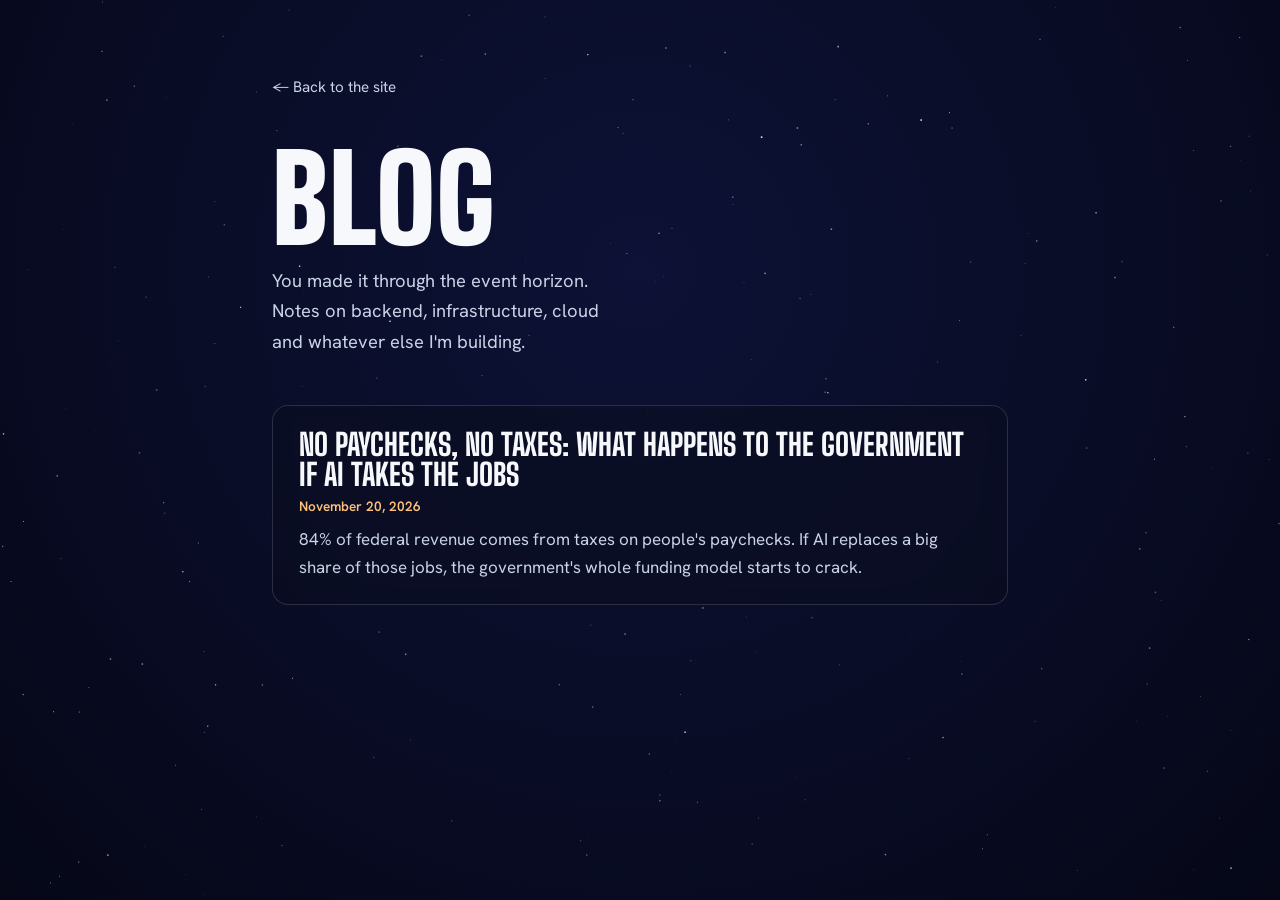
<file: blog.html>
<!DOCTYPE html>
<html lang="en">
<head>
<meta charset="utf-8">
<meta name="viewport" content="width=device-width, initial-scale=1">
<title>Blog | Anup Patel</title>
<meta name="description" content="Anup Patel's blog: notes on backend, infrastructure, cloud and whatever else he's building.">
<link rel="preconnect" href="https://fonts.googleapis.com">
<link rel="preconnect" href="https://fonts.gstatic.com" crossorigin>
<link href="https://fonts.googleapis.com/css2?family=Big+Shoulders+Display:wght@700;800;900&family=Hanken+Grotesk:wght@400;500;600;700&display=swap" rel="stylesheet">
<style>
:root{--white:#F6F8FC;--soft:#C9D3E6;--edge:rgba(255,255,255,.14);--glass:rgba(10,14,32,.6);--sun:#FFC27A;
  --display:'Big Shoulders Display',Impact,sans-serif;--body:'Hanken Grotesk',system-ui,sans-serif}
*{box-sizing:border-box;margin:0;padding:0}
html{background:#03040c}
body{font-family:var(--body);color:var(--white);font-size:1.0625rem;line-height:1.65;-webkit-font-smoothing:antialiased;min-height:100vh}
a{color:inherit}
:focus-visible{outline:2px solid var(--sun);outline-offset:3px;border-radius:4px}
#sky{position:fixed;inset:0;width:100%;height:100%;z-index:0}
.wrap{position:relative;z-index:1;width:min(46rem,100% - 2.5rem);margin:0 auto;padding:4.5rem 0 5rem}
.back{display:inline-block;color:var(--soft);text-decoration:none;font-size:.95rem;margin-bottom:3rem}
.back:hover{color:var(--white)}
h1{font-family:var(--display);font-weight:900;text-transform:uppercase;font-size:clamp(4rem,12vw,7.5rem);line-height:.85}
.lede{color:var(--soft);font-size:1.15rem;margin:1rem 0 3rem;max-width:36ch}
.list{display:grid;gap:1rem}
.post-card{display:block;text-decoration:none;background:var(--glass);border:1px solid var(--edge);border-radius:16px;padding:1.4rem 1.6rem;
  backdrop-filter:blur(10px);-webkit-backdrop-filter:blur(10px);transition:border-color .2s}
.post-card:hover{border-color:rgba(255,194,122,.6)}
.post-card h2{font-family:var(--display);font-weight:800;font-size:1.9rem;line-height:1;text-transform:uppercase}
.date{color:var(--sun);font-size:.85rem;font-weight:600;margin:.35rem 0 .5rem;display:block}
.post-card p{color:var(--soft)}
.empty{background:var(--glass);border:1px dashed var(--edge);border-radius:16px;padding:2rem 1.6rem;color:var(--soft)}
.empty b{display:block;color:var(--white);font-size:1.15rem;margin-bottom:.3rem}
article{background:var(--glass);border:1px solid var(--edge);border-radius:20px;padding:clamp(1.4rem,4vw,2.6rem);backdrop-filter:blur(12px);-webkit-backdrop-filter:blur(12px)}
article h1{font-size:clamp(2.6rem,7vw,4.2rem);line-height:.92}
.prose{margin-top:1.6rem}
.prose>*+*{margin-top:1rem}
.prose h2,.prose h3{font-family:var(--display);font-weight:800;text-transform:uppercase;line-height:1;margin-top:2rem}
.prose h2{font-size:2rem}.prose h3{font-size:1.5rem}
.prose a{color:var(--sun)}
.prose ul,.prose ol{padding-left:1.3rem}
.prose code{font-size:.9em;background:rgba(255,255,255,.08);padding:.1em .35em;border-radius:5px}
.prose pre{background:rgba(0,0,0,.45);border:1px solid var(--edge);padding:1rem;border-radius:10px;overflow:auto}
.prose pre code{background:none;padding:0}
.prose img{max-width:100%;border-radius:10px}
.prose blockquote{border-left:3px solid var(--sun);padding-left:1rem;color:var(--soft)}
.arrive{position:fixed;inset:0;z-index:50;pointer-events:none;background:radial-gradient(circle at 50% 50%,rgba(0,0,0,0) var(--r),#000 calc(var(--r) * 1.5));--r:0px}
@media (prefers-reduced-motion:reduce){.arrive{display:none}}
</style>
</head>
<body>
<canvas id="sky" aria-hidden="true"></canvas>
<main class="wrap" id="app"></main>
<script>
(() => {
'use strict';
const reduce = matchMedia('(prefers-reduced-motion: reduce)').matches;
const app = document.getElementById('app');
const esc = s => String(s).replace(/[&<>"']/g, c => ({'&': '&amp;', '<': '&lt;', '>': '&gt;', '"': '&quot;', "'": '&#39;'}[c]));
const fmt = d => { const [y, m, dd] = d.split('-').map(Number); return new Date(y, m - 1, dd).toLocaleDateString('en-US', {month: 'long', day: 'numeric', year: 'numeric'}); };
let posts = null;

/* a small markdown renderer: headings, paragraphs, lists, quotes, code, bold, italics and links */
function inline(t) {
  t = esc(t);
  t = t.replace(/`([^`]+)`/g, '<code>$1</code>');
  t = t.replace(/\[([^\]]+)\]\(([^)\s]+)\)/g, (m, txt, url) => {
    const safe = /^(https?:|mailto:|#|\/|[\w.-]+\.(html|md)$)/i.test(url) ? url : '#';
    const ext = /^https?:/i.test(safe) ? ' target="_blank" rel="noopener"' : '';
    return `<a href="${safe}"${ext}>${txt}</a>`;
  });
  t = t.replace(/\*\*([^*]+)\*\*/g, '<strong>$1</strong>').replace(/(^|[^*])\*([^*]+)\*/g, '$1<em>$2</em>');
  return t;
}
function md(src) {
  const lines = src.replace(/\r/g, '').split('\n'), out = [];
  let i = 0;
  while (i < lines.length) {
    const l = lines[i];
    if (!l.trim()) { i++; continue; }
    if (l.startsWith('```')) { const buf = []; i++; while (i < lines.length && !lines[i].startsWith('```')) buf.push(lines[i++]); i++; out.push(`<pre><code>${esc(buf.join('\n'))}</code></pre>`); continue; }
    const h = l.match(/^(#{1,4})\s+(.*)/);
    if (h) { const n = Math.min(4, h[1].length + 1); out.push(`<h${n}>${inline(h[2])}</h${n}>`); i++; continue; }
    if (/^>\s?/.test(l)) { const buf = []; while (i < lines.length && /^>\s?/.test(lines[i])) buf.push(lines[i++].replace(/^>\s?/, '')); out.push(`<blockquote><p>${inline(buf.join(' '))}</p></blockquote>`); continue; }
    if (/^(\s*[-*]\s+|\s*\d+\.\s+)/.test(l)) {
      const ordered = /^\s*\d+\./.test(l), items = [];
      while (i < lines.length && /^(\s*[-*]\s+|\s*\d+\.\s+)/.test(lines[i])) items.push(lines[i++].replace(/^(\s*[-*]\s+|\s*\d+\.\s+)/, ''));
      out.push(`<${ordered ? 'ol' : 'ul'}>${items.map(x => `<li>${inline(x)}</li>`).join('')}</${ordered ? 'ol' : 'ul'}>`); continue;
    }
    if (/^!\[([^\]]*)\]\(([^)]+)\)/.test(l)) { const m = l.match(/^!\[([^\]]*)\]\(([^)]+)\)/); out.push(`<p><img src="${esc(m[2])}" alt="${esc(m[1])}"></p>`); i++; continue; }
    const buf = []; while (i < lines.length && lines[i].trim() && !/^(#{1,4}\s|>|```|\s*[-*]\s+|\s*\d+\.\s+)/.test(lines[i])) buf.push(lines[i++]);
    out.push(`<p>${inline(buf.join(' '))}</p>`);
  }
  return out.join('\n');
}

async function load() {
  if (posts) return posts;
  try { const r = await fetch('blog/posts.json', {cache: 'no-store'}); posts = r.ok ? await r.json() : []; } catch (_) { posts = []; }
  posts.sort((a, b) => (b.date || '').localeCompare(a.date || ''));
  return posts;
}
async function render() {
  const slug = decodeURIComponent(location.hash.slice(1));
  const list = await load();
  const post = slug && list.find(p => p.slug === slug);
  if (post) {
    let text = '';
    try { const r = await fetch(`blog/posts/${encodeURIComponent(post.slug)}.md`, {cache: 'no-store'}); text = r.ok ? await r.text() : ''; } catch (_) {}
    document.title = `${post.title} | Anup Patel`;
    app.innerHTML = `<a class="back" href="blog.html#">← All posts</a>
      <article><h1>${esc(post.title)}</h1><span class="date">${esc(fmt(post.date))}</span>
      <div class="prose">${text ? md(text) : '<p>This post couldn\'t be loaded. Try again in a moment.</p>'}</div></article>`;
    window.scrollTo(0, 0);
    return;
  }
  document.title = 'Blog | Anup Patel';
  app.innerHTML = `<a class="back" href="index.html">← Back to the site</a>
    <h1>Blog</h1>
    <p class="lede">You made it through the event horizon. Notes on backend, infrastructure, cloud and whatever else I'm building.</p>
    <div class="list">${list.length ? list.map(p => `
      <a class="post-card" href="#${encodeURIComponent(p.slug)}"><h2>${esc(p.title)}</h2><span class="date">${esc(fmt(p.date))}</span><p>${esc(p.summary || '')}</p></a>`).join('')
      : `<div class="empty"><b>No posts yet.</b>The first one is on its way. Check back soon.</div>`}</div>`;
}
addEventListener('hashchange', render);
render();

/* quiet starfield, slowly drifting */
const cv = document.getElementById('sky'), ctx = cv.getContext('2d');
let W, H, stars = [];
function size() {
  const d = Math.min(2, devicePixelRatio || 1); W = innerWidth; H = innerHeight;
  cv.width = W * d; cv.height = H * d; ctx.setTransform(d, 0, 0, d, 0, 0);
  stars = Array.from({length: Math.round(W * H / 4500)}, () => ({x: Math.random() * W, y: Math.random() * H, s: Math.random() * 1.3 + .3, a: .3 + Math.random() * .7, tw: Math.random() * 6}));
}
size(); addEventListener('resize', size);
function draw(t) {
  const g = ctx.createRadialGradient(W / 2, H * .3, 0, W / 2, H * .3, Math.max(W, H));
  g.addColorStop(0, '#0d1236'); g.addColorStop(1, '#02030a');
  ctx.fillStyle = g; ctx.fillRect(0, 0, W, H);
  ctx.fillStyle = '#fff';
  stars.forEach(s => { ctx.globalAlpha = s.a * (reduce ? 1 : .75 + .25 * Math.sin(t / 900 + s.tw)); ctx.fillRect(s.x, s.y, s.s, s.s); });
  ctx.globalAlpha = 1;
  if (!reduce) requestAnimationFrame(draw);
}
requestAnimationFrame(draw);

/* coming out the other side, if you fell in through the black hole */
let fell = false;
try { fell = sessionStorage.getItem('fellIn') === '1'; sessionStorage.removeItem('fellIn'); } catch (_) {}
if (fell && !reduce) {
  const v = document.createElement('div'); v.className = 'arrive'; document.body.append(v);
  const t0 = performance.now(), span = Math.hypot(innerWidth, innerHeight);
  (function open(now) { const f = Math.min(1, (now - t0) / 900); v.style.setProperty('--r', (f * f * span) + 'px'); if (f < 1) requestAnimationFrame(open); else v.remove(); })(t0);
}
})();
</script>
</body>
</html>
</file>
